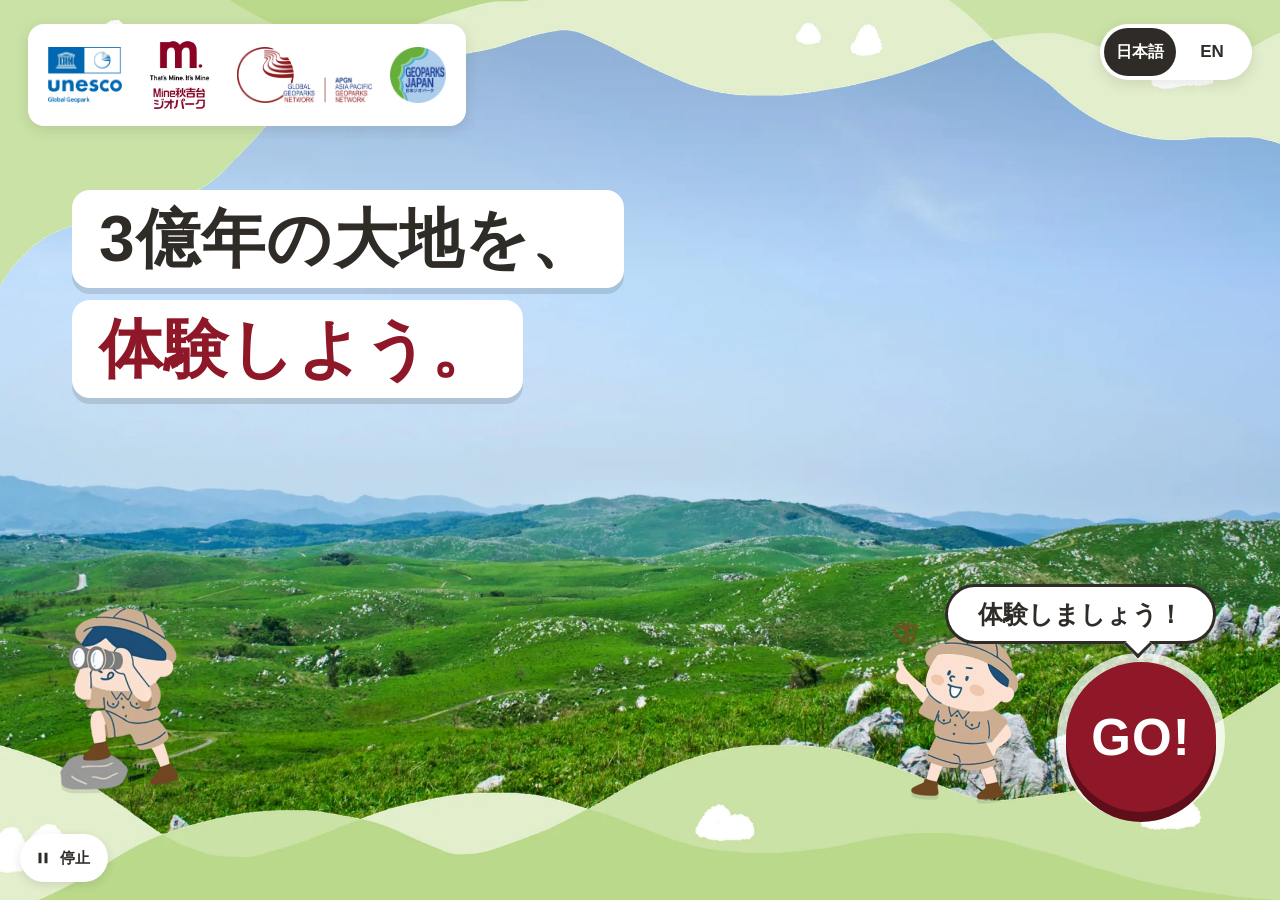
<file: index.html>
<!doctype html>
<html lang="ja">
<head>
  <meta charset="utf-8">
  <meta http-equiv="refresh" content="0; url=welcome.html">
  <title>Mine秋吉台ジオパーク</title>
</head>
<body><a href="welcome.html">Mine秋吉台ジオパーク　はじめの画面へ</a></body>
</html>
</file>
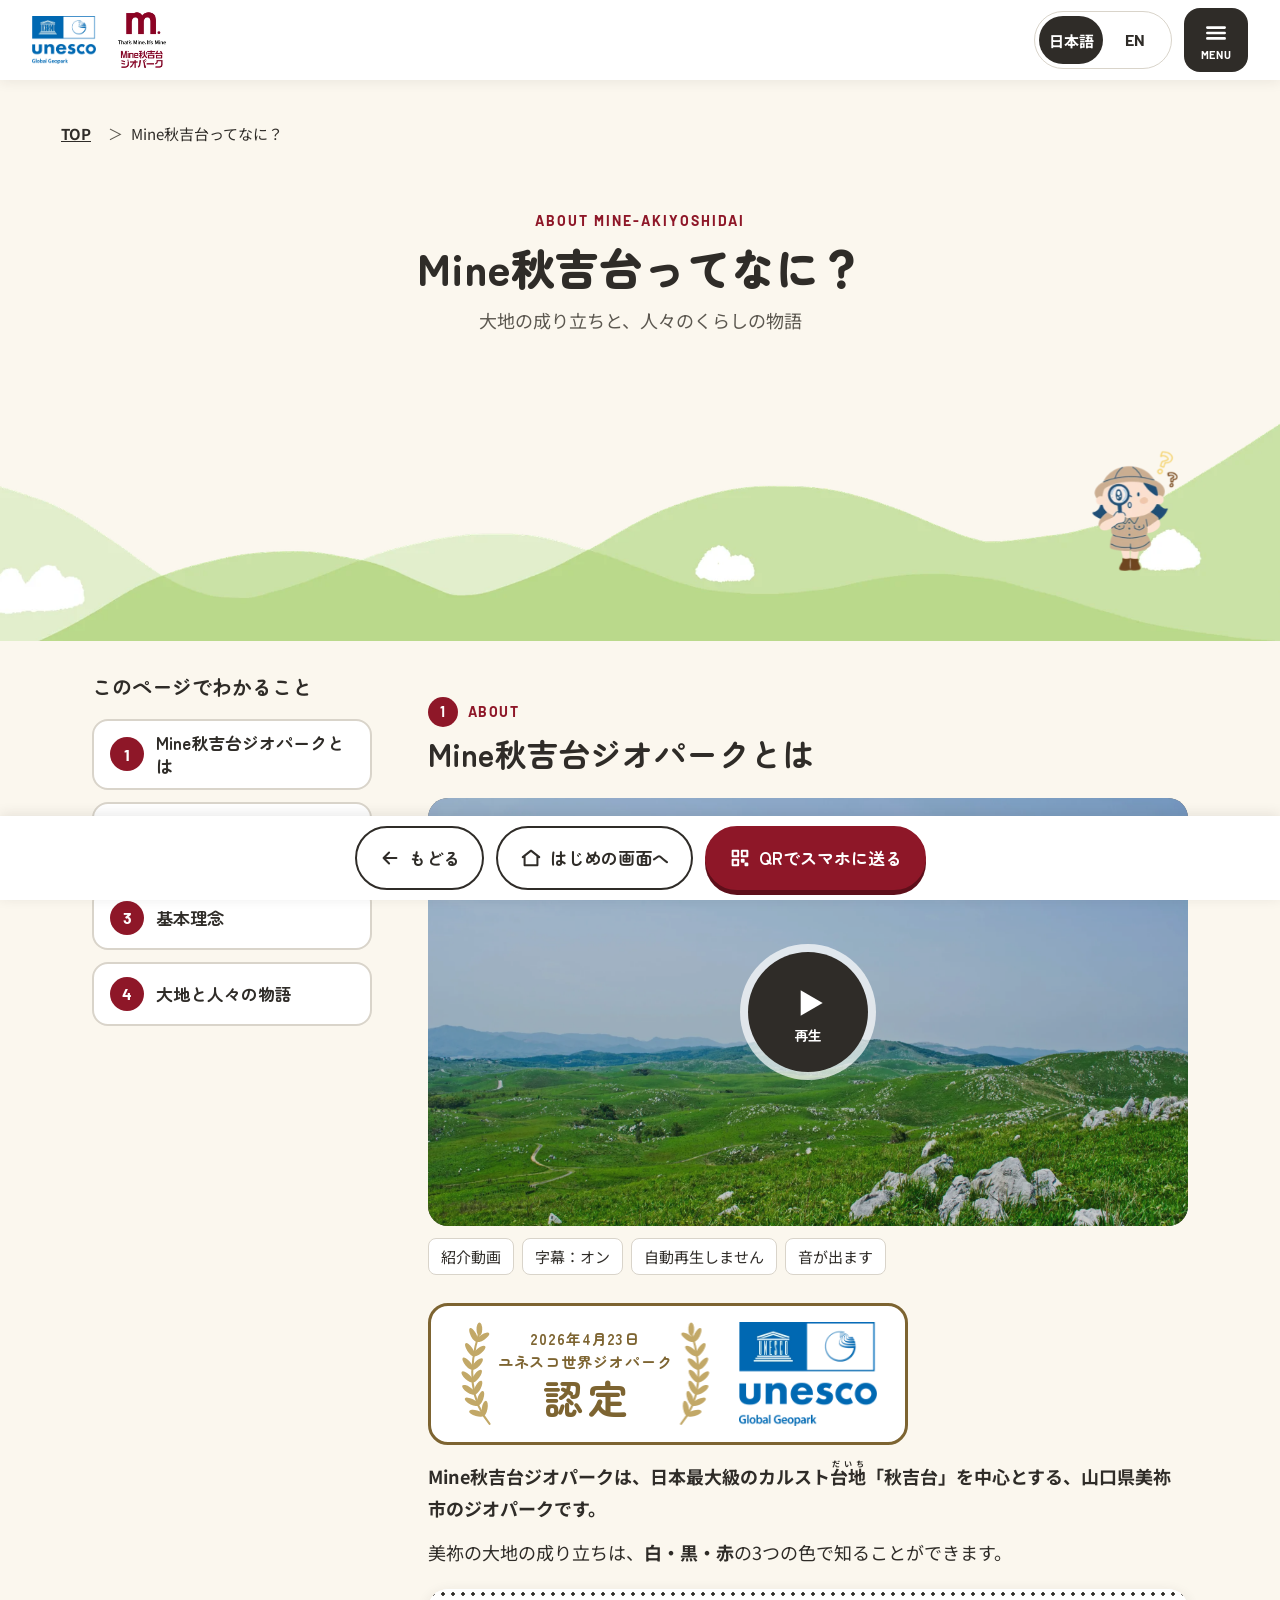
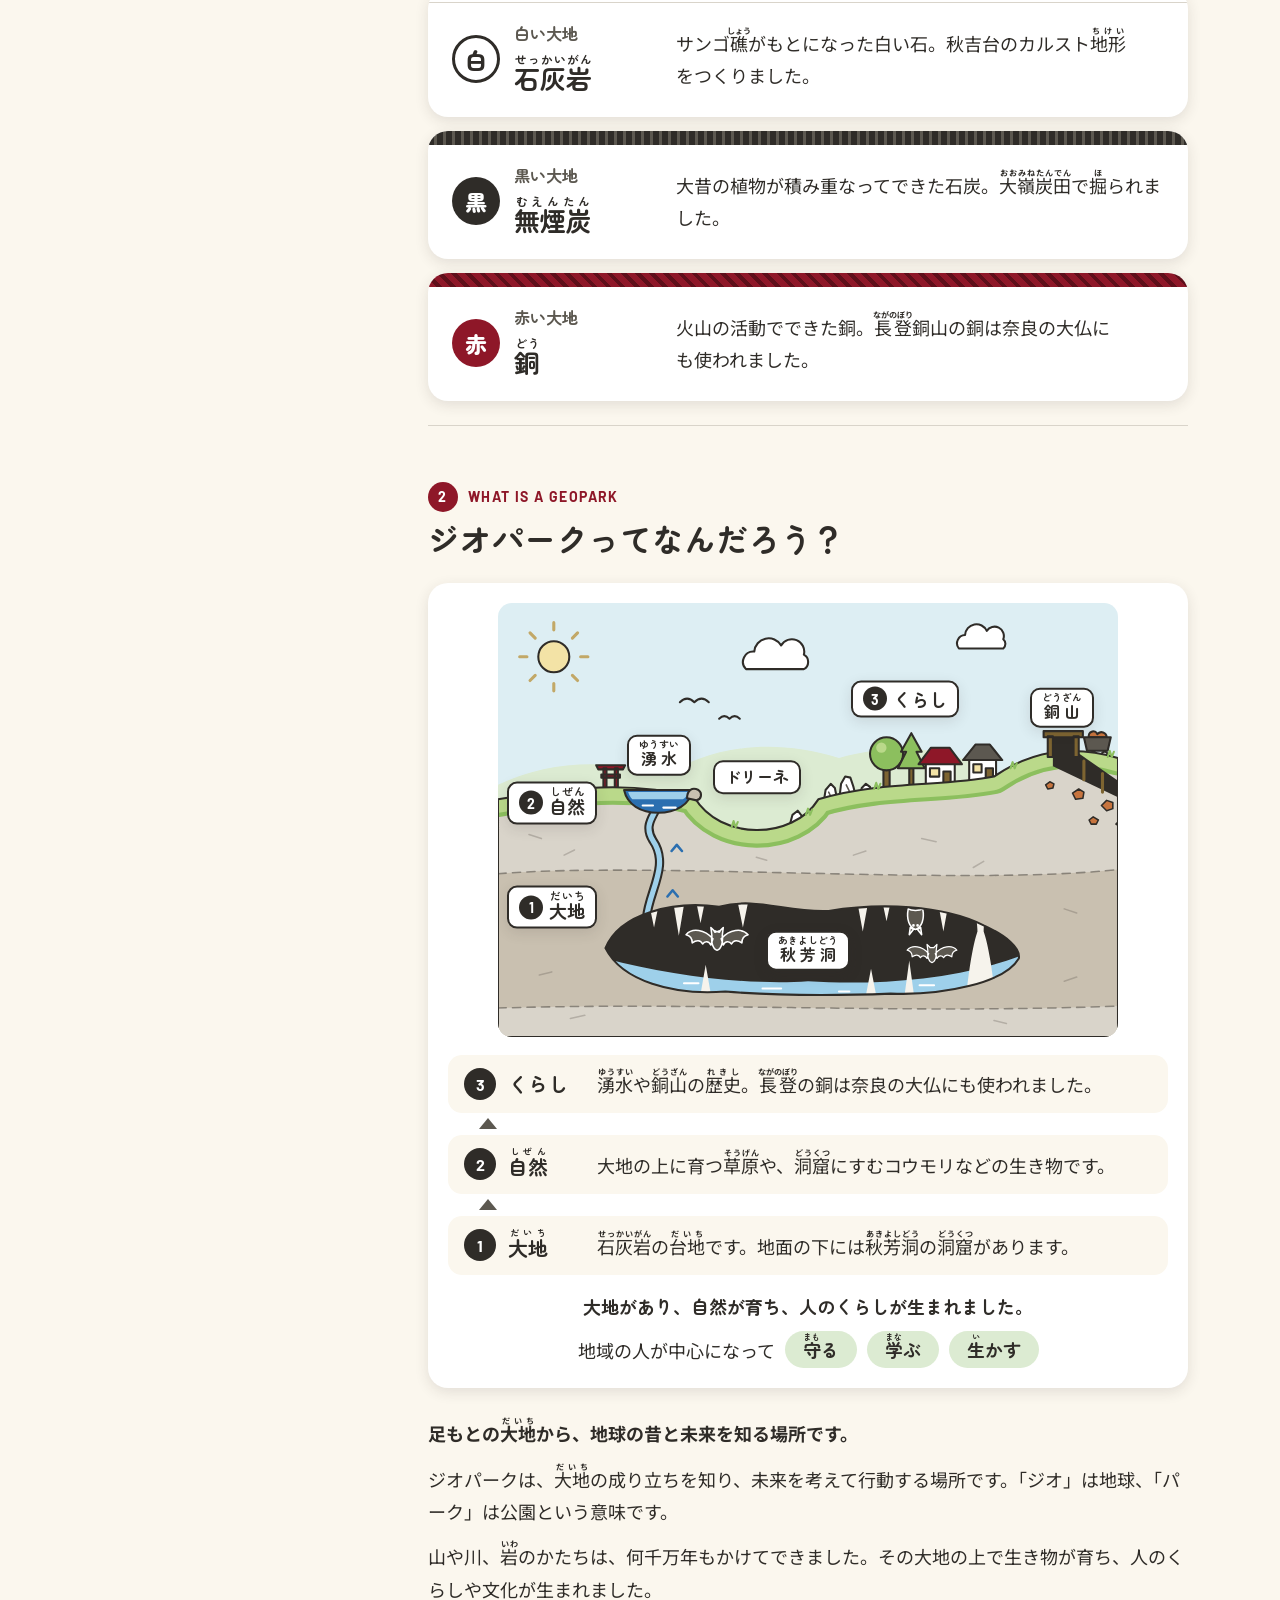
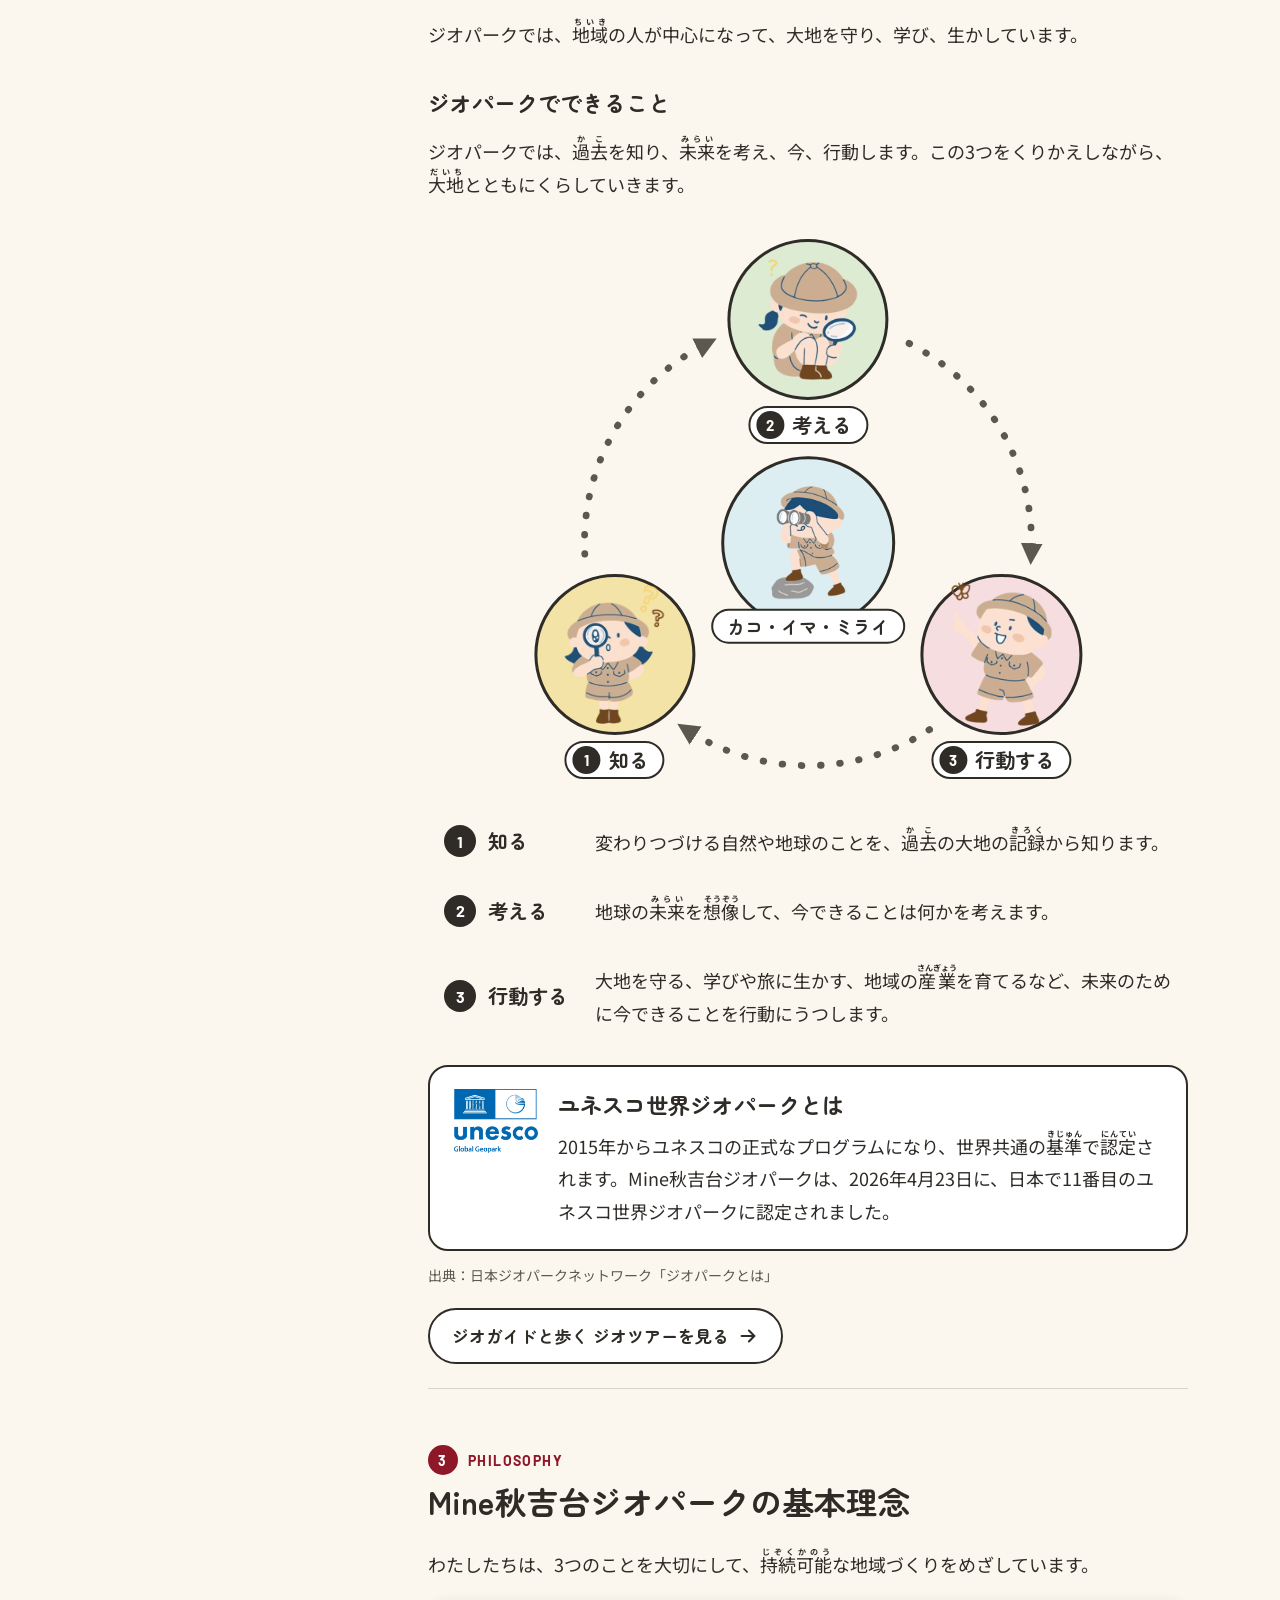
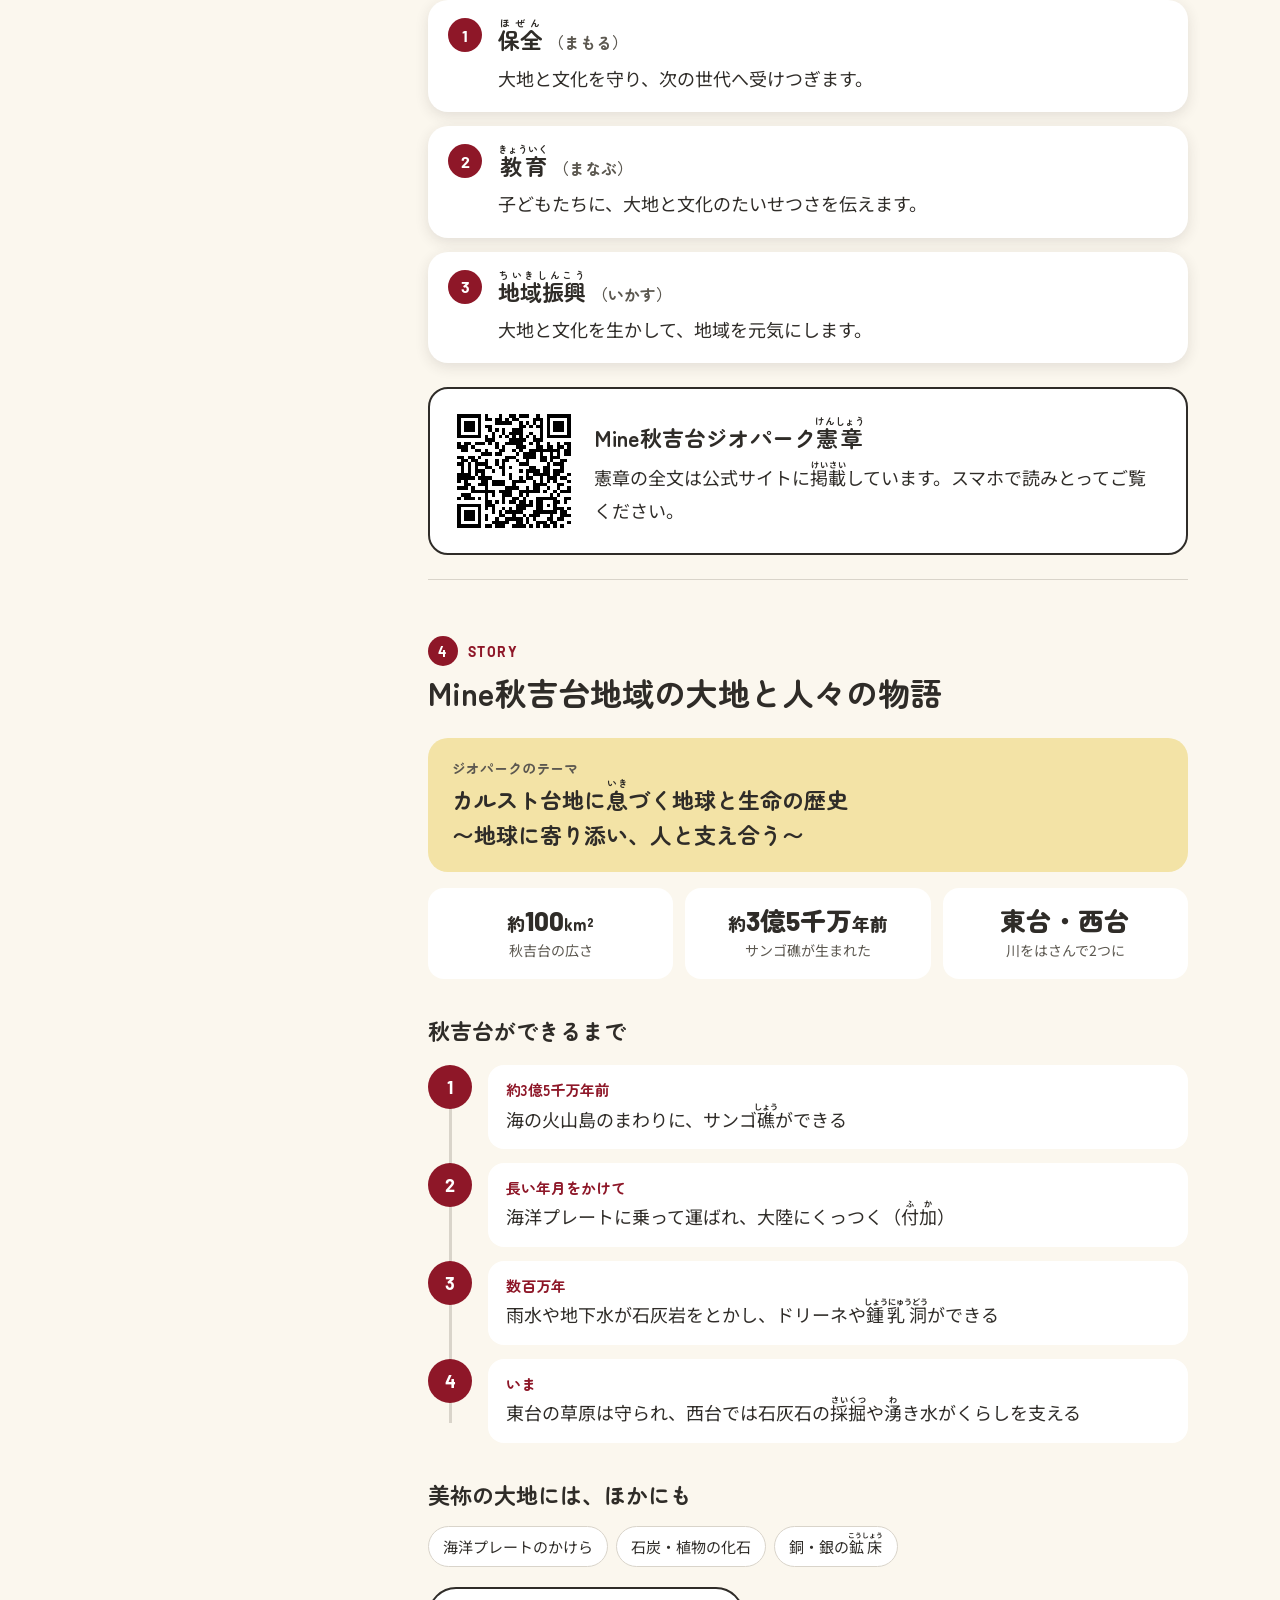
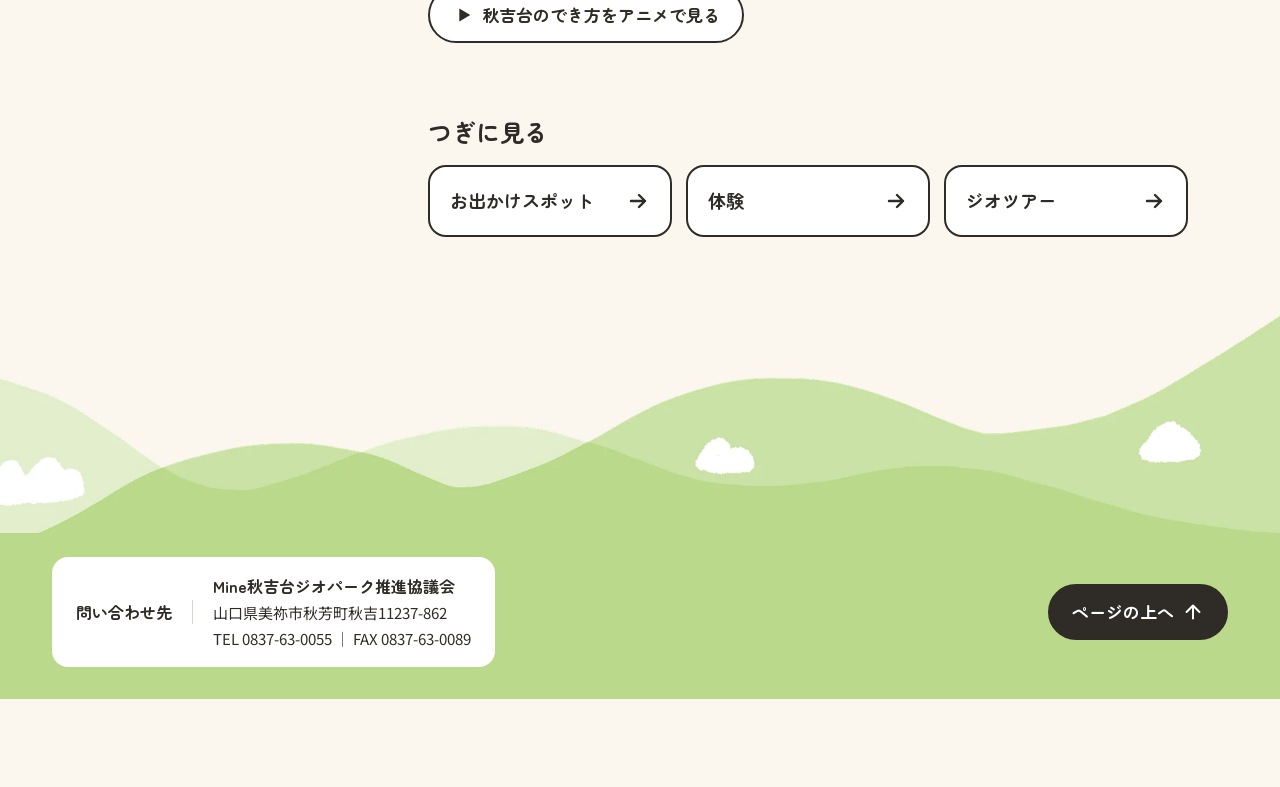
<file: about.html>
<!doctype html>
<html lang="ja">
<head>
  <meta charset="utf-8">
  <meta name="viewport" content="width=device-width, initial-scale=1, viewport-fit=cover">
  <!-- iPad: opened from the Home Screen icon, runs full screen without the Safari URL bar -->
  <meta name="apple-mobile-web-app-capable" content="yes">
  <meta name="apple-mobile-web-app-status-bar-style" content="default">
  <meta name="apple-mobile-web-app-title" content="Mine秋吉台">
  <link rel="manifest" href="manifest.webmanifest"> <!-- scope ./ = every page stays inside the full-screen app -->
  <title>Mine秋吉台ジオパーク｜Mine秋吉台ってなに？</title>
  <link rel="preconnect" href="https://fonts.googleapis.com">
  <link rel="preconnect" href="https://fonts.gstatic.com" crossorigin>
  <link rel="stylesheet" href="https://fonts.googleapis.com/css2?family=Barlow:wght@600;700;800&family=Noto+Sans+JP:wght@400;700&family=Zen+Maru+Gothic:wght@500;700;900&display=swap">
<style>
/* Page ⑤ – About「Mine秋吉台ってなに？」. One self-contained file: tokens (copy of src/css/tokens.css) + page styles.
   Information sits on flat white/cream surfaces; decoration (hills, 探検隊) on edges only. */
:root {
  --red: #8E1728; --red-deep: #5E0F1A;
  --ink: #2F2C28; --ink-soft: #5C5850;
  --paper: #FFFFFF; --cream: #F6F3EC; --cream-warm: #FBF7EE;
  --grass: #BAD98A; --leaf: #E7F0E1; --leaf-menu: #DCEBD2;
  --grass-deep: #8CBF5E; --sky: #DDEEF3; --water: #2B6FB0; --water-light: #9ED0EA; --stone: #C9C0B0; --copper: #C7743E;
  --line: #D9D4CA; --focus: #FFD84D;
  --tag: #F3E3A6; --pink: #F6DDE0;
  --gold: #7D6431; --gold-leaf: #C2A867;
  --f-display: 'Zen Maru Gothic', 'Hiragino Maru Gothic ProN', 'Noto Sans JP', sans-serif;
  --f-body: 'Noto Sans JP', 'Hiragino Sans', sans-serif;
  --f-latin: 'Barlow', 'Helvetica Neue', Arial, sans-serif;
  --fs-body: 18px; --lh-body: 1.8;
  --tap: 48px;
  --r-card: 20px;
  --shadow-soft: 0 4px 14px rgba(47, 44, 40, .12);
  --hdr: 80px;
  --pad: 32px;
  color-scheme: light;
}

*, *::before, *::after { box-sizing: border-box; }
@media (prefers-reduced-motion: no-preference) {
  html, .track { scroll-behavior: smooth; }
}
body {
  margin: 0; background: var(--cream-warm); color: var(--ink);
  font: var(--fs-body)/var(--lh-body) var(--f-body);
  -webkit-tap-highlight-color: transparent;
}
img { max-width: 100%; display: block; }
h1, h2, h3, p, ul { margin: 0; }
ul { padding: 0; list-style: none; }
a { color: inherit; }
button { font: inherit; color: inherit; }
:focus-visible { outline: 4px solid var(--focus); outline-offset: 3px; }
rt { font-size: .45em; font-weight: 700; }
.wrap { max-width: 1240px; margin: 0 auto; padding: 64px var(--pad); }

/* ---------- header ---------- */
.top {
  position: sticky; top: 0; z-index: 10; height: var(--hdr);
  display: flex; align-items: center; justify-content: space-between; gap: 12px;
  padding: 0 max(var(--pad), env(safe-area-inset-right, 0px)) 0 max(var(--pad), env(safe-area-inset-left, 0px));
  background: var(--paper); box-shadow: 0 2px 12px rgba(47, 44, 40, .08);
}
.brand { display: flex; align-items: center; gap: 14px; }
.brand img { height: 48px; width: auto; }
.brand .logo-sq { height: 64px; } /* square logo: taller so its text stays readable */
.tools { display: flex; align-items: center; gap: 12px; }
.lang { display: flex; padding: 4px; background: var(--paper); border: 1px solid var(--line); border-radius: 999px; }
.lang button {
  min-width: 64px; height: var(--tap); border: 0; border-radius: 999px;
  background: transparent; cursor: pointer; font-weight: 700; font-size: 15px; white-space: nowrap;
}
.lang button[aria-pressed="true"] { background: var(--ink); color: var(--paper); }
.lang button[lang="en"] { font-family: var(--f-latin); font-size: 16px; }
.pill {
  display: inline-flex; align-items: center; gap: 8px; min-height: 56px; padding: 0 22px;
  border: 2px solid var(--ink); border-radius: 999px; background: var(--paper);
  font: 700 17px/1.2 var(--f-display); text-decoration: none; cursor: pointer; white-space: nowrap;
}
.pill svg { width: 22px; height: 22px; flex: none; fill: none; stroke: currentColor; stroke-width: 2.2; stroke-linecap: round; stroke-linejoin: round; }

/* ---------- section heads ---------- */
.kicker { display: block; font: 700 14px var(--f-latin); letter-spacing: .1em; color: var(--red); }
.head { display: flex; flex-direction: column; gap: 6px; margin-bottom: 28px; }
.head h2 { font: 700 32px/1.3 var(--f-display); }

.hills { position: absolute; left: 50%; bottom: 0; transform: translateX(-50%); width: max(130%, 1100px); max-width: none; pointer-events: none; }
/* ---------- footer ---------- */
.foot { position: relative; overflow-x: clip; background: var(--grass); margin-top: max(22.5vw, 190px); } /* = hills height, so they never cover content */
.foot .hills { bottom: 100%; }
.foot .wrap { display: flex; align-items: center; justify-content: space-between; gap: 20px; flex-wrap: wrap; padding-top: 24px; padding-bottom: calc(32px + env(safe-area-inset-bottom, 0px)); }
.contact { display: flex; align-items: center; gap: 20px; background: var(--paper); border-radius: 16px; padding: 16px 24px; font-size: 15px; line-height: 1.7; }
.contact > b { flex: none; padding-right: 20px; border-right: 1px solid var(--line); font: 700 16px var(--f-display); }
.contact p b { font-family: var(--f-display); font-size: 16px; }
.pill--dark { background: var(--ink); color: var(--paper); border-color: var(--ink); }

/* ---------- About ---------- */
body { padding-bottom: calc(88px + env(safe-area-inset-bottom, 0px)); } /* room for the fixed bottom bar */
html { scroll-padding: var(--hdr) 0 96px; } /* focused items never hide under the header or the bar */
.crumb { max-width: 1240px; margin: 0 auto; padding: 14px var(--pad) 0; font-size: 15px; }
.crumb ol { display: flex; flex-wrap: wrap; align-items: center; gap: 8px; padding: 0; list-style: none; }
.crumb li + li::before { content: "＞"; content: "＞" / ""; margin-right: 8px; color: var(--ink-soft); } /* not read aloud */
.crumb a { display: inline-flex; align-items: center; justify-content: center; min-height: var(--tap); min-width: var(--tap); padding: 0 8px; font-weight: 700; }

.hero { position: relative; overflow: hidden; padding: 40px var(--pad) calc(max(22.5vw, 190px) + 16px); text-align: center; background: var(--cream-warm); }
.hero .kicker { letter-spacing: .14em; }
.hero h1 { font: 900 44px/1.3 var(--f-display); margin: 10px 0 8px; }
.hero p { font-size: 18px; color: var(--ink-soft); }
.hero .chara { position: absolute; z-index: 1; right: max(32px, 8%); bottom: 70px; height: 120px; width: auto; } /* stands on the hills */

.page { max-width: 1240px; margin: 0 auto; padding: 0 var(--pad); }
.toc { padding: 32px 0 8px; }
.toc h2 { font: 700 20px/1.4 var(--f-display); margin-bottom: 14px; }
.toc ol { display: grid; grid-template-columns: repeat(2, minmax(0, 1fr)); gap: 12px; padding: 0; list-style: none; }
.toc a {
  display: flex; align-items: center; gap: 12px; min-height: 64px; padding: 10px 16px; height: 100%;
  background: var(--paper); border: 2px solid var(--line); border-radius: 16px; text-decoration: none; font: 700 17px/1.4 var(--f-display);
}
.num { flex: none; width: 34px; height: 34px; border-radius: 50%; display: grid; place-items: center; background: var(--red); color: var(--paper); font: 700 16px var(--f-latin); }
.part { padding: 56px 0 24px; border-bottom: 1px solid var(--line); }
.part:last-of-type { border-bottom: 0; }
.part .head { margin-bottom: 24px; }
.part .head .kicker { display: flex; align-items: center; gap: 10px; }
.part .head .num { width: 30px; height: 30px; font-size: 14px; }
.part h3 { font: 700 22px/1.45 var(--f-display); margin: 36px 0 16px; }
.part p + p { margin-top: 12px; }
.totoc { display: flex; justify-content: flex-end; align-items: center; min-height: var(--tap); margin-top: 24px; font: 700 15px var(--f-display); }

/* video: poster + big play button; the YouTube player loads only after a tap */
.frame { position: relative; aspect-ratio: 16 / 9; border-radius: var(--r-card); overflow: hidden; background: var(--ink); }
.frame img, .frame iframe { width: 100%; height: 100%; object-fit: cover; border: 0; display: block; }
.frame img { opacity: .75; }
.play {
  position: absolute; inset: 0; margin: auto; width: 120px; height: 120px; border: 0; border-radius: 50%;
  display: flex; flex-direction: column; align-items: center; justify-content: center; gap: 2px;
  background: var(--ink); color: var(--paper); cursor: pointer; box-shadow: 0 0 0 8px rgba(255, 255, 255, .7); /* not red: one red button per screen */
  font: 700 14px/1.2 var(--f-display);
}
.play svg { width: 44px; height: 44px; fill: currentColor; }
.vtags { display: flex; flex-wrap: wrap; gap: 8px; margin-top: 12px; padding: 0; list-style: none; }
.vtags li { padding: 4px 12px; border: 1px solid var(--line); border-radius: 8px; background: var(--paper); font-size: 15px; }

/* 認定 badge: gold laurel branches around the date and 認定 */
.laurel { display: inline-flex; align-items: center; gap: 4px; color: var(--gold); text-align: center; }
.laurel small { display: block; font: 700 15px/1.5 var(--f-display); letter-spacing: .06em; }
.laurel b { display: block; margin-top: 2px; font: 700 40px/1.1 var(--f-display); letter-spacing: .12em; padding-left: .12em; }
.laurel .leaf { flex: none; width: calc(var(--cert-h) * 34 / 102); height: var(--cert-h); fill: var(--gold-leaf); color: var(--gold-leaf); }
.laurel .leaf--r { transform: scaleX(-1); }
.cert { --cert-h: 104px; display: flex; flex-wrap: wrap; justify-content: center; align-items: center; gap: 12px 28px; width: fit-content; max-width: 100%; margin: 28px 0 14px; padding: 16px 28px; background: var(--paper); border: 3px solid var(--gold); border-radius: var(--r-card); box-shadow: var(--shadow-sticker); }
.cert-logo { width: auto; height: var(--cert-h); } /* same height as the laurel */
@media (max-width: 600px) { .laurel b { font-size: 32px; } .laurel small { font-size: 14px; } .cert { --cert-h: 84px; gap: 12px 16px; padding: 14px 16px; } }
.lead-b { font-weight: 700; }
.colors { display: grid; gap: 14px; margin-top: 20px; padding: 0; list-style: none; }
.colors li { background: var(--paper); border-radius: var(--r-card); overflow: hidden; box-shadow: var(--shadow-soft); }
.colors .band { display: block; height: 14px; } /* own pattern per colour: never colour alone */
.c-white .band { background: radial-gradient(var(--ink) 1.5px, transparent 2px) 0 0 / 10px 10px, var(--paper); border-bottom: 1px solid var(--line); }
.c-black .band { background: repeating-linear-gradient(90deg, var(--ink) 0 6px, var(--ink-soft) 6px 9px); }
.c-red .band { background: repeating-linear-gradient(45deg, var(--red) 0 6px, var(--red-deep) 6px 10px); }
.colors div { display: grid; grid-template-columns: 200px 1fr; gap: 10px 24px; align-items: center; padding: 18px 24px 20px; } /* name left, text right */
.colors h3 { display: flex; align-items: center; gap: 14px; margin: 0; font: 700 16px/1.5 var(--f-display); color: var(--ink-soft); }
.colors h3 i { flex: none; width: 48px; height: 48px; border-radius: 50%; display: grid; place-items: center; font: 900 22px var(--f-display); font-style: normal; }
.c-white h3 i { background: var(--paper); border: 3px solid var(--ink); color: var(--ink); }
.c-black h3 i { background: var(--ink); color: var(--paper); }
.c-red h3 i { background: var(--red); color: var(--paper); }
.colors h3 strong { display: block; margin-top: 8px; font-size: 26px; line-height: 1.5; color: var(--ink); } /* margin: room for the ruby */
.colors p { margin: 0; font-size: 18px; line-height: 1.8; text-wrap: pretty; }
.nw { white-space: nowrap; } /* keep a short verb from breaking alone */

.geo { display: grid; gap: 28px; }
.geo-fig { margin: 0; padding: 20px; background: var(--paper); border-radius: var(--r-card); box-shadow: var(--shadow-soft); }
.fig-art { position: relative; max-width: 620px; margin: 0 auto; }
.fig-art svg { display: block; width: 100%; height: auto; border-radius: 14px; }
/* drawing colours (tokens only); text lives in the HTML stickers and the legend */
.fig-art svg { stroke-linecap: round; stroke-linejoin: round; }
.fig-art [class^="s-"] { fill: none; } /* stroke-only shapes; filled shapes put their f-* class first */
.f-sky { fill: var(--sky); } .f-line { fill: var(--line); } .f-stone { fill: var(--stone); } .f-ink { fill: var(--ink); } .f-soft { fill: var(--ink-soft); }
.f-paper { fill: var(--paper); } .f-cream { fill: var(--cream); } .f-leaf { fill: var(--leaf-menu); } .f-grass { fill: var(--grass); } .f-deep { fill: var(--grass-deep); }
.f-tag { fill: var(--tag); } .f-red { fill: var(--red); } .f-gold { fill: var(--gold); } .f-water { fill: var(--water); } .f-wlight { fill: var(--water-light); }
.f-copper { fill: var(--copper); } .s-ore { stroke: var(--ink); stroke-width: 1.5; }
.s-ink { stroke: var(--ink); stroke-width: 2; } .s-soft { stroke: var(--ink-soft); stroke-width: 1.5; } .s-rim { stroke: var(--paper); stroke-width: 1.5; } .s-eye { stroke: var(--paper); stroke-width: 2.5; }
.s-hatch { stroke: var(--ink-soft); stroke-width: 1.5; opacity: .3; }
.s-strata { stroke: var(--ink-soft); stroke-width: 1.5; stroke-dasharray: 8 6; opacity: .6; }
.s-band { stroke: var(--grass-deep); stroke-width: 34; } .s-grass { stroke: var(--grass); stroke-width: 26; } .s-tuft { stroke: var(--grass-deep); stroke-width: 2; }
.s-chan { stroke: var(--ink); stroke-width: 9; } .s-chan2 { stroke: var(--water-light); stroke-width: 5; } .s-flow { stroke: var(--water); stroke-width: 2.5; }
.s-ripple { stroke: var(--paper); stroke-width: 2; } .s-ray { stroke: var(--gold-leaf); stroke-width: 3; } .s-wood { stroke: var(--gold); stroke-width: 3; }
.lab { position: absolute; display: inline-flex; align-items: center; gap: 6px; padding: 2px 10px; background: var(--paper); border: 2px solid var(--ink); border-radius: 10px; font: 700 16px/1.6 var(--f-display); white-space: nowrap; box-shadow: var(--shadow-soft); }
.lab--n { left: 1.5%; transform: translateY(-50%); font-size: 18px; }
.lab--n b { display: grid; place-items: center; width: 24px; height: 24px; border-radius: 50%; background: var(--ink); color: var(--paper); font: 700 14px var(--f-latin); }
.lab--nat { top: 46%; } .lab--earth { top: 70%; }
.lab--m { transform: translate(-50%, -50%); }
.lab rt { font-size: .6em; }
.fig-key { display: flex; flex-direction: column-reverse; gap: 22px; margin: 18px 0 0; padding: 0; list-style: none; } /* read bottom-up like the drawing */
.fig-key li { position: relative; display: flex; align-items: center; gap: 12px; padding: 12px 16px; background: var(--cream-warm); border-radius: 14px; }
.fig-key li:not(:last-child)::before { content: ""; position: absolute; left: 31px; top: -17px; border: 9px solid transparent; border-top: 0; border-bottom: 11px solid var(--ink-soft); } /* up arrow into the next layer */
.fig-key div { display: grid; grid-template-columns: 4.5em 1fr; gap: 0 8px; align-items: center; }
.k-n { flex: none; display: grid; place-items: center; width: 32px; height: 32px; border-radius: 50%; background: var(--ink); color: var(--paper); font: 700 16px var(--f-latin); }
.fig-key strong { font: 700 20px/1.5 var(--f-display); }
.fig-key p { margin: 0; font-size: 18px; line-height: 1.8; }
.geo-fig figcaption { margin-top: 16px; text-align: center; font: 700 18px/1.7 var(--f-display); }
.fig-do { display: flex; flex-wrap: wrap; justify-content: center; align-items: center; gap: 8px 10px; margin: 10px 0 0; }
.fig-do b { padding: 4px 18px; border-radius: 999px; background: var(--leaf-menu); font: 700 18px/1.6 var(--f-display); }
/* できること: 知る→考える→行動する ring around the hub (探検隊) */
.cyc { position: relative; max-width: 620px; aspect-ratio: 1; margin: 20px auto -6%; } /* trim the empty band under the lower pills */
.cyc svg { position: absolute; inset: 0; width: 100%; height: 100%; }
.cyc path { fill: none; stroke: var(--ink-soft); stroke-width: 1.1; stroke-linecap: round; stroke-dasharray: .1 3; }
.cyc marker path { fill: var(--ink-soft); stroke: none; }
.cyc-hub, .cyc-n { position: absolute; display: flex; flex-direction: column; align-items: center; gap: 6px; }
.cyc-hub { left: 50%; top: 52%; width: 28%; aspect-ratio: 1; transform: translate(-50%, -50%); justify-content: center; border-radius: 50%; background: var(--sky); border: 3px solid var(--ink); }
.cyc-hub img { width: 44%; height: auto; }
.cyc-hub b { position: absolute; left: 50%; bottom: 0; transform: translate(-50%, 50%); padding: 2px 14px; background: var(--paper); border: 2px solid var(--ink); border-radius: 999px; font: 700 18px/1.5 var(--f-display); white-space: nowrap; }
.cyc-n { width: 26%; margin-top: -13%; transform: translateX(-50%); } /* circle centre sits on the ring point */
.cyc-pic { display: grid; place-items: center; width: 100%; aspect-ratio: 1; border-radius: 50%; border: 3px solid var(--ink); }
.cyc-n1 .cyc-pic { background: var(--tag); } .cyc-n2 .cyc-pic { background: var(--leaf-menu); } .cyc-n3 .cyc-pic { background: var(--pink); }
.cyc-pic img { width: 64%; height: auto; }
.cyc-n b { display: inline-flex; align-items: center; gap: 8px; padding: 2px 14px 2px 6px; background: var(--paper); border: 2px solid var(--ink); border-radius: 999px; font: 700 20px/1.5 var(--f-display); white-space: nowrap; }
.cyc-n b .k-n { width: 28px; height: 28px; font-size: 15px; }
.cyc-key { flex-direction: column; gap: 12px; }
.cyc-key li:not(:last-child)::before { display: none; }
.cyc-key div { grid-template-columns: 5.5em 1fr; }
.unesco { display: flex; gap: 20px; align-items: flex-start; margin-top: 24px; padding: 22px 24px; background: var(--paper); border: 2px solid var(--ink); border-radius: var(--r-card); }
.unesco img { width: 84px; height: auto; flex: none; }
.unesco h3 { margin: 0 0 8px; }
.src { margin-top: 12px; font-size: 14px; color: var(--ink-soft); }
.part .pill { margin-top: 20px; }

.pillars { display: grid; gap: 14px; padding: 0; list-style: none; margin-top: 20px; }
.pillars li { display: flex; gap: 16px; align-items: flex-start; padding: 18px 20px; background: var(--paper); border-radius: var(--r-card); box-shadow: var(--shadow-soft); }
.pillars h3 { margin: 0 0 4px; font: 700 22px/1.6 var(--f-display); }
.pillars h3 small { font-size: 16px; color: var(--ink-soft); }
.charter { display: flex; gap: 20px; align-items: center; margin-top: 24px; padding: 22px 24px; background: var(--paper); border: 2px solid var(--ink); border-radius: var(--r-card); }
.charter img { width: 120px; height: 120px; flex: none; }
.charter h3 { margin: 0 0 6px; }

.theme { margin-top: 4px; padding: 20px 24px; background: var(--tag); border-radius: var(--r-card); }
.theme span { display: block; font: 700 14px var(--f-display); color: var(--ink-soft); }
.theme p { font: 700 22px/1.6 var(--f-display); }
.stats { display: grid; grid-template-columns: repeat(3, minmax(0, 1fr)); gap: 12px; margin-top: 16px; padding: 0; list-style: none; }
.stats li { padding: 16px 10px; background: var(--paper); border-radius: 16px; text-align: center; font-size: 14px; color: var(--ink-soft); }
.stats b { display: block; font: 800 26px/1.3 'Barlow', var(--f-display); color: var(--ink); }
.stats b span { font-family: var(--f-display); font-size: 18px; }
.steps { position: relative; display: grid; gap: 14px; padding: 0; list-style: none; }
.steps::before { content: ""; position: absolute; left: 21px; top: 20px; bottom: 20px; width: 3px; background: var(--line); }
.steps li { position: relative; display: flex; gap: 16px; align-items: flex-start; }
.steps .num { width: 44px; height: 44px; font-size: 18px; }
.steps div { flex: 1; padding: 14px 18px; background: var(--paper); border-radius: 16px; }
.steps em { display: block; font: 700 15px/1.5 var(--f-display); font-style: normal; color: var(--red); }
.others { display: flex; flex-wrap: wrap; gap: 8px; margin-top: 8px; padding: 0; list-style: none; }
.others li { padding: 6px 14px; background: var(--paper); border: 1px solid var(--line); border-radius: 999px; font-size: 15px; }
.watch { margin-top: 24px; }
.watch svg { fill: currentColor; stroke: none; }

.next { padding: 48px 0 8px; }
.next h2 { font: 700 24px/1.4 var(--f-display); margin-bottom: 16px; }
.next ul { display: grid; grid-template-columns: repeat(3, minmax(0, 1fr)); gap: 14px; padding: 0; list-style: none; }
.next svg { width: 24px; height: 24px; flex: none; fill: none; stroke: currentColor; stroke-width: 2.4; stroke-linecap: round; stroke-linejoin: round; }
.next a { display: flex; align-items: center; justify-content: space-between; gap: 10px; min-height: 72px; padding: 0 20px; background: var(--paper); border: 2px solid var(--ink); border-radius: 18px; text-decoration: none; font: 700 18px/1.4 var(--f-display); }

/* bottom bar (U4): もどる / はじめの画面へ / QR – 64px targets */
.bar {
  position: fixed; left: 0; right: 0; bottom: 0; z-index: 9; display: flex; justify-content: center; gap: 12px;
  padding: 10px var(--pad) calc(10px + env(safe-area-inset-bottom, 0px));
  background: var(--paper); box-shadow: 0 -2px 12px rgba(47, 44, 40, .1);
}
.bar .pill { min-height: 64px; }
.primary { background: var(--red); color: var(--paper); border-color: var(--red); box-shadow: 0 5px 0 var(--red-deep); }

/* dialogs: anime video, QR */
.vdlg { width: min(900px, calc(100% - 32px)); border-radius: 24px; }
.qdlg { width: min(440px, calc(100% - 32px)); border-radius: 24px; text-align: center; }
.dlg-in { padding: 20px 24px 24px; display: flex; flex-direction: column; gap: 16px; }
.dlg-top { display: flex; align-items: flex-start; justify-content: space-between; gap: 16px; text-align: left; }
.dlg-top h2 { font: 700 22px/1.45 var(--f-display); }
.dlg-top small { display: block; font: 400 15px var(--f-body); color: var(--ink-soft); }
.vdlg .pill { align-self: center; }
.qdlg img { width: 220px; height: 220px; margin: 0 auto; }

@media (min-width: 1024px) {
  .page { display: grid; grid-template-columns: 280px minmax(0, 760px); justify-content: center; gap: 56px; }
  .toc { position: sticky; top: calc(var(--hdr) + 24px); align-self: start; }
  .toc ol { grid-template-columns: 1fr; }
  .totoc { display: none; }
}
@media (max-width: 600px) {
  .hero h1 { font-size: 32px; }
  .hero .chara { height: 84px; bottom: 44px; }
  .toc ol, .can, .colors, .next ul, .colors div { grid-template-columns: 1fr; }
  .stats { grid-template-columns: 1fr; }
  .geo-fig { padding: 14px; }
  .lab--m { display: none; } /* the legend below says the same */
  .lab--n { font-size: 16px; padding: 0 6px; }
  .lab--n b { width: 20px; height: 20px; font-size: 12px; }
  .cyc-hub { top: 50%; width: 22%; }
  .cyc-hub b { padding: 0 10px; font-size: 14px; } /* fits between the two lower circles */
  .cyc-n { width: 24%; margin-top: -12%; }
  .cyc-n b { font-size: 16px; padding: 1px 10px 1px 4px; gap: 4px; }
  .cyc-n b .k-n { width: 22px; height: 22px; font-size: 12px; }
  .lab--n rt { display: none; } /* the legend right below carries the ruby */
  .lab--nat { left: 33%; top: 34%; } .lab--earth { left: auto; right: 1.5%; top: 58%; } /* keep the spring channel, pond and cave visible */
  .fig-key li { align-items: flex-start; }
  .fig-key div { display: block; }
  .unesco, .charter { flex-direction: column; }
  .bar { gap: 6px; }
  .bar .pill { min-height: 56px; padding: 0 12px; font-size: 14px; }
  .bar .pill svg { display: none; } /* phone: text only, still ≥48px */
  .play { width: 96px; height: 96px; }
  :root { --pad: 16px; --hdr: 64px; }
  .brand img { height: 34px; }
  .brand .logo-sq { height: 52px; }
  .brand img:first-child { display: none; }
  .lang button { min-width: 48px; padding: 0 8px; font-size: 14px; }
  .contact { flex-direction: column; align-items: flex-start; gap: 8px; }
  .contact > b { border: 0; padding: 0; }
}
/* ---------- kiosk idle reset (identical block in every page except Welcome) ---------- */
.idle { width: min(460px, calc(100% - 32px)); border-radius: 24px; text-align: center; }
.idle-in { padding: 28px 24px 32px; display: flex; flex-direction: column; align-items: center; gap: 16px; }
.idle h2 { font: 700 22px/1.45 var(--f-display); }
.idle b { font: 800 28px/1 var(--f-latin); }
.idle .primary { min-height: 64px; background: var(--red); color: var(--paper); border-color: var(--red); box-shadow: 0 5px 0 var(--red-deep); }
img, a { -webkit-touch-callout: none; } /* kiosk: no long-press 「画像を保存」/link menu */
/* ---------- press feedback (identical block in every page except Welcome): buttons and cards dip while pressed ---------- */
:is(.pill, .arrow, .menu-btn, .x, .lang button, .play, .totoc, .more, .themes a, .tile, .spot, .ecard, .pcard, .rel a, .next a, .toc a) { -webkit-tap-highlight-color: transparent; }
@media (prefers-reduced-motion: no-preference) {
  :is(.pill, .arrow, .menu-btn, .x, .lang button, .play, .totoc, .themes a, .tile, .spot, .ecard, .pcard, .rel a, .next a, .toc a) { transition: transform .12s ease, box-shadow .12s ease; }
}
:is(.pill, .arrow, .menu-btn, .x, .lang button, .play, .totoc):not(:disabled):active { transform: scale(.95); }
:is(.themes a, .tile, .spot, .ecard, .pcard, .rel a, .next a, .toc a):active { transform: scale(.97); } /* .spot/.pcard: the clipped card shrinks as a whole */
.pill.primary:not(:disabled):active { transform: translateY(4px); box-shadow: 0 1px 0 var(--red-deep); } /* red button sinks into its shadow */
/* ---------- popup menu (identical block in every page except Welcome) ---------- */
.menu-btn {
  flex: none; width: 64px; height: 64px; border: 0; border-radius: 16px; background: var(--ink); color: var(--paper);
  display: flex; flex-direction: column; align-items: center; justify-content: center; gap: 3px; cursor: pointer;
  font: 700 11px/1 var(--f-latin); letter-spacing: .06em;
}
.menu-btn svg, .x svg, .arr svg { width: 26px; height: 26px; fill: none; stroke: currentColor; stroke-width: 2.4; stroke-linecap: round; stroke-linejoin: round; }
dialog { padding: 0; border: 0; color: var(--ink); background: var(--paper); }
dialog::backdrop { background: rgba(47, 44, 40, .45); }
.menu {
  width: min(560px, calc(100% - 32px)); max-height: calc(100% - 16px); margin: 8px 16px auto auto;
  border-radius: 24px; box-shadow: 0 16px 40px rgba(47, 44, 40, .25);
}
.menu-in { padding: 24px; display: flex; flex-direction: column; gap: 20px; }
.menu-top { display: flex; align-items: center; justify-content: space-between; gap: 12px; }
.x {
  flex: none; width: 72px; height: 72px; border: 0; border-radius: 18px; background: var(--ink); color: var(--paper);
  display: flex; flex-direction: column; align-items: center; justify-content: center; gap: 4px; cursor: pointer;
  font: 700 13px/1 var(--f-display);
}
.themes { background: var(--leaf-menu); border-radius: 22px; padding: 16px 16px 18px; }
.themes-head { display: flex; align-items: center; justify-content: space-between; margin-bottom: 12px; }
.themes-head h2 { font: 700 19px/1.4 var(--f-display); }
.themes-head img { height: 52px; width: auto; }
.themes ul { display: grid; grid-template-columns: repeat(2, minmax(0, 1fr)); gap: 10px; }
.themes a {
  min-height: 112px; height: 100%; padding: 12px 14px; border-radius: 16px; background: var(--paper);
  display: flex; flex-direction: column; gap: 4px; text-decoration: none;
}
.ti { display: flex; align-items: center; justify-content: space-between; margin-bottom: 2px; }
.ti img { height: 44px; width: auto; }
.arr { width: 36px; height: 36px; border-radius: 50%; border: 2px solid var(--ink); display: grid; place-items: center; }
.arr svg { width: 18px; height: 18px; }
.themes b { font: 700 18px/1.4 var(--f-display); }
.themes small { font-size: 14px; color: var(--ink-soft); }
.settings { background: var(--cream); border-radius: 20px; padding: 14px 18px; display: flex; flex-direction: column; gap: 10px; }
.settings h2 { font: 700 16px/1.4 var(--f-display); }
.set { display: flex; align-items: center; justify-content: space-between; gap: 12px; font: 700 16px/1.4 var(--f-display); }
.set .lang button { min-width: 72px; font-size: 16px; }
.set [data-fs="l"] { font-size: 20px; }
.menu-qr { display: flex; align-items: center; gap: 16px; border-top: 1px solid var(--line); padding-top: 18px; }
.menu-qr img { width: 96px; height: 96px; flex: none; }
.menu-qr b { display: block; font: 700 17px/1.4 var(--f-display); }
.menu-qr small { font-size: 14px; color: var(--ink-soft); }
/* 文字の大きさ「大」: body 18 → ~22px, headings scale with it */
@media (min-width: 768px) { html[data-fs="l"] body { zoom: 1.2; } }
@media (max-width: 767px) { .set-fs { display: none; } } /* 大 needs room; phones pinch-zoom instead */ /* ponytail: zoom narrows the layout, so tablets/PC only; move sizes to rem if phones need 大 */
@media (max-width: 600px) {
  .menu { width: calc(100% - 16px); margin: 8px auto auto; }
  .top .menu-btn { width: 56px; height: 52px; }
  .menu-in { padding: 16px; gap: 16px; }
  .themes { padding: 12px; }
  .themes ul { gap: 8px; }
  .themes a { padding: 10px; }
  .themes b { font-size: 16px; }
  .ti img { height: 36px; }
}
</style>
</head>
<body id="top">

<header class="top">
  <div class="brand">
    <img src="assets/img/logo-unesco.webp" alt="UNESCO Global Geopark">
    <img class="logo-sq" src="assets/img/logo-color.webp" alt="Mine秋吉台ジオパーク">
  </div>
  <div class="tools">
    <div class="lang" role="group" aria-label="言語 / Language">
      <button type="button" data-lang="ja" aria-pressed="true" lang="ja">日本語</button>
      <button type="button" data-lang="en" aria-pressed="false" lang="en">EN</button>
    </div>
    <button class="menu-btn" type="button" id="menu-open" aria-haspopup="dialog">
      <svg viewBox="0 0 24 24" aria-hidden="true"><path d="M4 7h16M4 12h16M4 17h16"/></svg>MENU
    </button>
  </div>
</header>


<nav class="crumb" aria-label="現在地">
  <ol><li><a href="explore.html">TOP</a></li><li aria-current="page">Mine秋吉台ってなに？</li></ol>
</nav>

<main>
  <section class="hero" aria-labelledby="about-h">
    <span class="kicker">ABOUT MINE-AKIYOSHIDAI</span>
    <h1 id="about-h">Mine秋吉台ってなに？</h1>
    <p>大地の成り立ちと、人々のくらしの物語</p>
    <img class="chara" src="assets/img/chara-loupe.webp" alt="">
    <img class="hills" src="assets/img/hills-bottom.webp" alt="">
  </section>

  <div class="page">
    <nav class="toc" id="toc" aria-labelledby="toc-h">
      <h2 id="toc-h">このページでわかること</h2>
      <ol>
        <li><a href="#s1"><span class="num">1</span>Mine秋吉台ジオパークとは</a></li>
        <li><a href="#s2"><span class="num">2</span>ジオパークってなんだろう？</a></li>
        <li><a href="#s3"><span class="num">3</span>基本理念</a></li>
        <li><a href="#s4"><span class="num">4</span>大地と人々の物語</a></li>
      </ol>
    </nav>

    <div>
      <!-- 1 -->
      <section class="part" id="s1" aria-labelledby="s1-h">
        <div class="head"><span class="kicker"><span class="num">1</span>ABOUT</span><h2 id="s1-h">Mine秋吉台ジオパークとは</h2></div>
        <div class="frame" data-yt="DwgzzKt5dYA" data-title="Mine秋吉台ジオパーク 紹介動画">
          <img src="assets/img/p1-akiyoshidai.webp" alt="">
          <button class="play" type="button"><svg viewBox="0 0 24 24" aria-hidden="true"><path d="M8 5l12 7-12 7z"/></svg>再生</button>
        </div>
        <ul class="vtags"><li>紹介動画</li><li>字幕：オン</li><li>自動再生しません</li><li>音が出ます</li></ul>

        <div class="cert"><p class="laurel"><svg class="leaf" viewBox="0 -6 34 102" aria-hidden="true"><path d="M30 94Q2 60 20 4" fill="none" stroke="currentColor" stroke-width="2" stroke-linecap="round"/><ellipse cx="17.2" cy="83.5" rx="7.5" ry="2.8" transform="rotate(-164 17.2 83.5)"/><ellipse cx="25.2" cy="78.6" rx="7.5" ry="2.8" transform="rotate(-80 25.2 78.6)"/><ellipse cx="12.5" cy="72.3" rx="7.5" ry="2.8" transform="rotate(-154 12.5 72.3)"/><ellipse cx="21.1" cy="68.8" rx="7.5" ry="2.8" transform="rotate(-70 21.1 68.8)"/><ellipse cx="9.5" cy="60.5" rx="7.5" ry="2.8" transform="rotate(-146 9.5 60.5)"/><ellipse cx="18.6" cy="58.3" rx="7.5" ry="2.8" transform="rotate(-62 18.6 58.3)"/><ellipse cx="8.2" cy="47.9" rx="7.5" ry="2.8" transform="rotate(-137 8.2 47.9)"/><ellipse cx="17.5" cy="47.1" rx="7.5" ry="2.8" transform="rotate(-53 17.5 47.1)"/><ellipse cx="8.6" cy="34.8" rx="7.5" ry="2.8" transform="rotate(-130 8.6 34.8)"/><ellipse cx="17.9" cy="35.2" rx="7.5" ry="2.8" transform="rotate(-46 17.9 35.2)"/><ellipse cx="10.6" cy="21.0" rx="7.5" ry="2.8" transform="rotate(-123 10.6 21.0)"/><ellipse cx="19.9" cy="22.5" rx="7.5" ry="2.8" transform="rotate(-39 19.9 22.5)"/><ellipse cx="14.2" cy="6.6" rx="7.5" ry="2.8" transform="rotate(-117 14.2 6.6)"/><ellipse cx="23.3" cy="9.0" rx="7.5" ry="2.8" transform="rotate(-33 23.3 9.0)"/><ellipse cx="20.0" cy="1.0" rx="2.8" ry="6.5"/></svg><span><small>2026年4月23日</small><small>ユネスコ世界ジオパーク</small><b>認定</b></span><svg class="leaf leaf--r" viewBox="0 -6 34 102" aria-hidden="true"><path d="M30 94Q2 60 20 4" fill="none" stroke="currentColor" stroke-width="2" stroke-linecap="round"/><ellipse cx="17.2" cy="83.5" rx="7.5" ry="2.8" transform="rotate(-164 17.2 83.5)"/><ellipse cx="25.2" cy="78.6" rx="7.5" ry="2.8" transform="rotate(-80 25.2 78.6)"/><ellipse cx="12.5" cy="72.3" rx="7.5" ry="2.8" transform="rotate(-154 12.5 72.3)"/><ellipse cx="21.1" cy="68.8" rx="7.5" ry="2.8" transform="rotate(-70 21.1 68.8)"/><ellipse cx="9.5" cy="60.5" rx="7.5" ry="2.8" transform="rotate(-146 9.5 60.5)"/><ellipse cx="18.6" cy="58.3" rx="7.5" ry="2.8" transform="rotate(-62 18.6 58.3)"/><ellipse cx="8.2" cy="47.9" rx="7.5" ry="2.8" transform="rotate(-137 8.2 47.9)"/><ellipse cx="17.5" cy="47.1" rx="7.5" ry="2.8" transform="rotate(-53 17.5 47.1)"/><ellipse cx="8.6" cy="34.8" rx="7.5" ry="2.8" transform="rotate(-130 8.6 34.8)"/><ellipse cx="17.9" cy="35.2" rx="7.5" ry="2.8" transform="rotate(-46 17.9 35.2)"/><ellipse cx="10.6" cy="21.0" rx="7.5" ry="2.8" transform="rotate(-123 10.6 21.0)"/><ellipse cx="19.9" cy="22.5" rx="7.5" ry="2.8" transform="rotate(-39 19.9 22.5)"/><ellipse cx="14.2" cy="6.6" rx="7.5" ry="2.8" transform="rotate(-117 14.2 6.6)"/><ellipse cx="23.3" cy="9.0" rx="7.5" ry="2.8" transform="rotate(-33 23.3 9.0)"/><ellipse cx="20.0" cy="1.0" rx="2.8" ry="6.5"/></svg></p><img class="cert-logo" src="assets/img/logo-unesco.webp" alt="UNESCO Global Geopark" width="318" height="240"></div>
        <p class="lead-b">Mine秋吉台ジオパークは、日本最大級のカルスト<ruby>台地<rt>だいち</rt></ruby>「秋吉台」を中心とする、山口県美祢市のジオパークです。</p>
        <p>美祢の大地の成り立ちは、<b>白・黒・赤</b>の3つの色で知ることができます。</p>
        <ul class="colors">
          <li class="c-white"><span class="band" aria-hidden="true"></span><div><h3><i aria-hidden="true">白</i><span>白い大地<strong><ruby>石灰岩<rt>せっかいがん</rt></ruby></strong></span></h3><p>サンゴ<ruby>礁<rt>しょう</rt></ruby>がもとになった白い石。秋吉台のカルスト<ruby>地形<rt>ちけい</rt></ruby>を<span class="nw">つくりました。</span></p></div></li>
          <li class="c-black"><span class="band" aria-hidden="true"></span><div><h3><i aria-hidden="true">黒</i><span>黒い大地<strong><ruby>無煙炭<rt>むえんたん</rt></ruby></strong></span></h3><p>大昔の植物が積み重なってできた石炭。<ruby>大嶺<rt>おおみね</rt></ruby><ruby>炭田<rt>たんでん</rt></ruby>で<ruby>掘<rt>ほ</rt></ruby>られました。</p></div></li>
          <li class="c-red"><span class="band" aria-hidden="true"></span><div><h3><i aria-hidden="true">赤</i><span>赤い大地<strong><ruby>銅<rt>どう</rt></ruby></strong></span></h3><p>火山の活動でできた銅。<ruby>長登<rt>ながのぼり</rt></ruby>銅山の銅は奈良の大仏にも<span class="nw">使われました。</span></p></div></li>
        </ul>
        <a class="totoc" href="#toc">▲ 目次へもどる</a>
      </section>

      <!-- 2 -->
      <section class="part" id="s2" aria-labelledby="s2-h">
        <div class="head"><span class="kicker"><span class="num">2</span>WHAT IS A GEOPARK</span><h2 id="s2-h">ジオパークってなんだろう？</h2></div>
        <div class="geo">
          <figure class="geo-fig">
          <div class="fig-art">
            <svg viewBox="0 0 600 420" role="img" aria-label="秋吉台の地面を縦に切った図。地下に洞窟と川がある石灰岩の大地、その上の草原と白い岩や木や鳥、洞窟のコウモリ、地表の湧水の池と鳥居、家、銅山とトロッコ。">
              <defs>
                <path id="gf-cv" d="M104 334C118 300 170 288 214 294C250 284 280 300 320 298C370 290 430 292 470 312C492 322 506 334 504 344C490 368 430 380 380 378C330 380 270 380 220 376C170 380 120 366 104 334Z"/>
                <clipPath id="gf-cave"><use href="#gf-cv"/></clipPath>
                <clipPath id="gf-ground"><path d="M0 190C70 178 130 172 190 188C215 230 285 230 310 190C370 172 430 178 480 168C520 140 560 138 600 150V420H0Z"/></clipPath>
              </defs>
              <rect width="600" height="420" class="f-sky"/>
              <path d="M54 26v-7M54 78v7M28 52h-7M80 52h7M36 34l-5-5M72 34l5-5M36 70l-5 5M72 70l5 5" class="s-ray"/>
              <circle cx="54" cy="52" r="15" class="f-tag s-ink"/>
              <path d="M240 64a10 10 0 0 1 8-17a14 14 0 0 1 26-6a12 12 0 0 1 22 9a8 8 0 0 1 0 14zM446 44a8 8 0 0 1 6-13a11 11 0 0 1 21-4a9 9 0 0 1 16 8a6 6 0 0 1 0 9z" class="f-paper s-ink"/>
              <path d="M0 176C50 152 110 150 160 168C200 142 260 128 330 150C380 136 430 138 470 160L480 220H0Z" class="f-leaf"/>
              <path d="M176 96q7-7 14 0q7-7 14 0M214 112q5-5 10 0q5-5 10 0" class="s-ink"/>
              <path d="M102 160h3v22h-3zM113 160h3v22h-3zM100 166h18v3h-18zM95 157h28l-2 4h-24z" class="f-red s-ink"/>
              <path d="M315 194l2-13 5-6 4 4 3 15zM330 192l2-17 4-7 5 1 3 9 3 12zM350 188l2-9 4-4 4 3 2 10zM282 216l3-11 5-4 4 5 2 8z" class="f-paper s-ink"/><path d="M337 176l3 6M320 183l2 4" class="s-soft"/>
              <rect x="373" y="150" width="6" height="30" class="f-gold s-ink"/><circle cx="376" cy="146" r="16" class="f-deep s-ink"/><circle cx="371" cy="140" r="5" class="f-grass"/>
              <rect x="398" y="160" width="4" height="20" class="f-gold s-ink"/><path d="M400 126l10 18h-5l8 16h-26l8-16h-5z" class="f-deep s-ink"/>
              <rect x="414" y="154" width="28" height="26" class="f-paper s-ink"/><path d="M407 156l12-16h18l12 16z" class="f-red s-ink"/>
              <rect x="456" y="150" width="26" height="26" class="f-paper s-ink"/><path d="M450 152l12-15h14l12 15z" class="f-soft s-ink"/>
              <path d="M418 160h9v8h-9zM460 156h8v8h-8z" class="f-tag s-ink"/><path d="M431 163h7v14h-7zM472 160h7v14h-7z" class="f-gold s-ink"/>
              <path d="M572 130a4 4 0 0 1 8-3a5 5 0 0 1 9 3z" class="f-copper s-ink"/>
              <path d="M567 130h26l-3 13h-20z" class="f-soft s-ink"/><path d="M576 144a3 3 0 1 0 .1 0M587 144a3 3 0 1 0 .1 0" class="f-paper s-ink"/>
              <g clip-path="url(#gf-ground)">
                <rect width="600" height="420" class="f-line"/>
                <path d="M0 262C150 250 450 274 600 258V420H0Z" class="f-stone"/>
                <path d="M0 392C200 386 400 398 600 390V420H0Z" class="f-line"/>
                <path d="M0 262C150 250 450 274 600 258M0 392C200 386 400 398 600 390" class="s-strata"/>
                <path d="M30 224l12 4M64 244l10-5M410 228l14 3M470 250l-10 6M548 296l12 4M36 300l10 6M560 362l-12 4M70 402l14-3M480 404l12 3M250 246l10 3M356 240l-12 4M40 360l12-3" class="s-hatch"/>
                <path d="M0 190C70 178 130 172 190 188C215 230 285 230 310 190C370 172 430 178 480 168C520 140 560 138 600 150" class="s-band"/>
                <path d="M0 190C70 178 130 172 190 188C215 230 285 230 310 190C370 172 430 178 480 168C520 140 560 138 600 150" class="s-grass"/>
                <path d="M537 142h20l43 30v16l-63-30z" class="f-ink"/><path d="M567 153v18M585 165v18" class="s-wood"/>
                <path d="M556 184l6-4 5 3-1 6-7 1zM584 196l5-5 6 2v6l-6 2zM530 176l4-3 4 2-1 4-5 1zM572 210l4-3 5 3-2 4-5 0zM598 214l4-4 5 3-2 5z" class="f-copper s-ore"/>
                <path d="M150 330C128 296 172 262 150 230C140 214 152 206 154 196" class="s-chan"/><path d="M150 330C128 296 172 262 150 230C140 214 152 206 154 196" class="s-chan2"/>
                <path d="M164 284l5-6 5 6M168 240l5-6 5 6" class="s-flow"/>
                <use href="#gf-cv" class="f-ink"/>
                <g clip-path="url(#gf-cave)">
                  <path d="M144 280h14l-7 34zM168 280h14l-7 42zM190 280h12l-6 30zM230 280h14l-7 34zM346 280h14l-7 38zM370 280h12l-6 28zM424 280h14l-7 38z" class="f-cream"/>
                  <path d="M104 344C170 362 250 370 300 366C360 370 440 366 504 342V400H104Z" class="f-wlight"/>
                  <path d="M180 368h14M256 373h18M408 370h14M330 376h10" class="s-ripple"/>
                  <path d="M194 390l7-40 7 40zM354 390l7-36 7 36zM392 390l6-44 6 44zM458 280c4 20 6 30 6 38c-4 12-8 32-12 72h30c-4-40-8-60-12-72c0-8 2-18 6-38z" class="f-cream"/>
                  <path d="M-4-1C-12-10-24-12-30-5C-26-4-24-1-24 3C-20 0-16 0-14 4C-12 1-8 1-6 5ZM4-1C12-10 24-12 30-5C26-4 24-1 24 3C20 0 16 0 14 4C12 1 8 1 6 5ZM-5-4L-6-12L-2-8H2L6-12L5-4C6 2 4 9 0 10C-4 9-6 2-5-4Z" transform="translate(212 326)" class="f-soft s-rim"/>
                  <path d="M-4-1C-12-10-24-12-30-5C-26-4-24-1-24 3C-20 0-16 0-14 4C-12 1-8 1-6 5ZM4-1C12-10 24-12 30-5C26-4 24-1 24 3C20 0 16 0 14 4C12 1 8 1 6 5ZM-5-4L-6-12L-2-8H2L6-12L5-4C6 2 4 9 0 10C-4 9-6 2-5-4Z" transform="translate(420 340) scale(.8)" class="f-soft s-rim"/>
                  <path d="M-7 4C-9 14-6 22 0 24C6 22 9 14 7 4C4 6-4 6-7 4ZM-5 22L-6 29L-2 24ZM5 22L6 29L2 24Z" transform="translate(404 292)" class="f-soft s-rim"/>
                  <path d="M210 318h.1M214 318h.1M402 312h.1M406 312h.1" class="s-eye"/>
                </g>
              </g>
              <path d="M0 190C70 178 130 172 190 188C215 230 285 230 310 190C370 172 430 178 480 168C520 140 560 138 600 150V420H0Z" class="s-ink"/>
              <use href="#gf-cv" class="s-ink"/>
              <path d="M537 129h20v20h-20z" class="f-ink"/><path d="M532 129h5v20h-5zM557 129h5v20h-5zM528 124h38v6h-38z" class="f-gold s-ink"/>
              <path d="M122 181H188C186 195 172 203 155 203C138 203 125 195 122 181Z" class="f-water s-ink"/>
              <path d="M126 183H184C183 187 181 189 179 190H130C128 188 127 186 126 183Z" class="f-wlight"/>
              <path d="M140 196h10M160 198h12" class="s-ripple"/>
              <path d="M183 189C183 181 188 178 194 181C198 184 197 190 192 191Z" class="f-stone s-ink"/>
              <path d="M84 180l2-6 2 6 2-5M226 217l2-6 2 6 2-5M298 205l2-6 2 6 2-5M364 180l2-6 2 6 2-5M496 160l2-6 2 6 2-5M590 149l2-6 2 6 2-5" class="s-tuft"/>
            </svg>
            <span class="lab lab--n" style="top:22%;left:57%" aria-hidden="true"><b>3</b>くらし</span>
            <span class="lab lab--n lab--nat" aria-hidden="true"><b>2</b><ruby>自然<rt>しぜん</rt></ruby></span>
            <span class="lab lab--n lab--earth" aria-hidden="true"><b>1</b><ruby>大地<rt>だいち</rt></ruby></span>
            <span class="lab lab--m" style="left:50%;top:80%" aria-hidden="true"><ruby>秋芳洞<rt>あきよしどう</rt></ruby></span>
            <span class="lab lab--m" style="left:41.7%;top:40%" aria-hidden="true">ドリーネ</span>
            <span class="lab lab--m" style="left:26%;top:35%" aria-hidden="true"><ruby>湧水<rt>ゆうすい</rt></ruby></span>
            <span class="lab lab--m" style="left:91%;top:24%" aria-hidden="true"><ruby>銅山<rt>どうざん</rt></ruby></span>
          </div>
          <ol class="fig-key">
            <li><b class="k-n">1</b><div><strong><ruby>大地<rt>だいち</rt></ruby></strong><p><ruby>石灰岩<rt>せっかいがん</rt></ruby>の<ruby>台地<rt>だいち</rt></ruby>です。地面の下には<ruby>秋芳洞<rt>あきよしどう</rt></ruby>の<ruby>洞窟<rt>どうくつ</rt></ruby>があります。</p></div></li>
            <li><b class="k-n">2</b><div><strong><ruby>自然<rt>しぜん</rt></ruby></strong><p>大地の上に育つ<ruby>草原<rt>そうげん</rt></ruby>や、<ruby>洞窟<rt>どうくつ</rt></ruby>にすむコウモリなどの<span class="nw">生き物です。</span></p></div></li>
            <li><b class="k-n">3</b><div><strong>くらし</strong><p><ruby>湧水<rt>ゆうすい</rt></ruby>や<ruby>銅山<rt>どうざん</rt></ruby>の<ruby>歴史<rt>れきし</rt></ruby>。<ruby>長登<rt>ながのぼり</rt></ruby>の銅は奈良の大仏にも<span class="nw">使われました。</span></p></div></li>
          </ol>
          <figcaption>大地があり、自然が育ち、人のくらしが生まれました。</figcaption>
          <p class="fig-do"><span>地域の人が中心になって</span><b><ruby>守<rt>まも</rt></ruby>る</b><b><ruby>学<rt>まな</rt></ruby>ぶ</b><b><ruby>生<rt>い</rt></ruby>かす</b></p>
        </figure>
          <div>
            <p class="lead-b">足もとの<ruby>大地<rt>だいち</rt></ruby>から、地球の昔と未来を知る場所です。</p>
            <p>ジオパークは、<ruby>大地<rt>だいち</rt></ruby>の成り立ちを知り、未来を考えて行動する場所です。「ジオ」は地球、「パーク」は公園という意味です。</p>
            <p>山や川、<ruby>岩<rt>いわ</rt></ruby>のかたちは、何千万年もかけてできました。その大地の上で生き物が育ち、人のくらしや文化が生まれました。</p>
            <p>ジオパークでは、<ruby>地域<rt>ちいき</rt></ruby>の人が中心になって、大地を守り、学び、生かしています。</p>
          </div>
        </div>

        <h3>ジオパークでできること</h3>
        <p>ジオパークでは、<ruby>過去<rt>かこ</rt></ruby>を知り、<ruby>未来<rt>みらい</rt></ruby>を考え、今、行動します。この3つをくりかえしながら、<ruby>大地<rt>だいち</rt></ruby>とともに<span class="nw">くらしていきます。</span></p>
        <div class="cyc" aria-hidden="true"><!-- picture only: the list below says the same in text -->
          <svg viewBox="0 0 100 100"><defs><marker id="cyc-ah" viewBox="0 0 10 10" refX="5" refY="5" markerWidth="3.2" markerHeight="3.2" orient="auto"><path d="M0 0L10 5L0 10z"/></marker></defs><path d="M14.0 53.9A36 36 0 0 1 33.7 19.9" marker-end="url(#cyc-ah)"/><path d="M66.3 19.9A36 36 0 0 1 86.0 53.9" marker-end="url(#cyc-ah)"/><path d="M69.6 82.2A36 36 0 0 1 30.4 82.2" marker-end="url(#cyc-ah)"/></svg>
          <div class="cyc-hub"><img src="assets/img/chara-binoculars.webp" alt=""><b>カコ・イマ・ミライ</b></div>
          <div class="cyc-n cyc-n1" style="left:18.8%;top:70.0%"><span class="cyc-pic"><img src="assets/img/chara-loupe.webp" alt=""></span><b><span class="k-n">1</span>知る</b></div>
            <div class="cyc-n cyc-n2" style="left:50.0%;top:16.0%"><span class="cyc-pic"><img src="assets/img/chara-sit.webp" alt=""></span><b><span class="k-n">2</span>考える</b></div>
            <div class="cyc-n cyc-n3" style="left:81.2%;top:70.0%"><span class="cyc-pic"><img src="assets/img/chara-point.webp" alt=""></span><b><span class="k-n">3</span>行動する</b></div>
        </div>
        <ol class="fig-key cyc-key">
          <li><b class="k-n">1</b><div><strong>知る</strong><p>変わりつづける自然や地球のことを、<ruby>過去<rt>かこ</rt></ruby>の大地の<ruby>記録<rt>きろく</rt></ruby>から<span class="nw">知ります。</span></p></div></li>
          <li><b class="k-n">2</b><div><strong>考える</strong><p>地球の<ruby>未来<rt>みらい</rt></ruby>を<ruby>想像<rt>そうぞう</rt></ruby>して、今できることは何かを考えます。</p></div></li>
          <li><b class="k-n">3</b><div><strong>行動する</strong><p>大地を守る、学びや旅に生かす、地域の<ruby>産業<rt>さんぎょう</rt></ruby>を育てるなど、未来のために今できることを<span class="nw">行動にうつします。</span></p></div></li>
        </ol>

        <div class="unesco">
          <img src="assets/img/logo-unesco.webp" alt="UNESCO Global Geopark">
          <div>
            <h3>ユネスコ世界ジオパークとは</h3>
            <p>2015年からユネスコの正式なプログラムになり、世界共通の<ruby>基準<rt>きじゅん</rt></ruby>で<ruby>認定<rt>にんてい</rt></ruby>されます。Mine秋吉台ジオパークは、2026年4月23日に、日本で11番目のユネスコ世界ジオパークに認定されました。</p>
          </div>
        </div>
        <p class="src">出典：日本ジオパークネットワーク「ジオパークとは」</p>
        <a class="pill" href="explore.html#tour">ジオガイドと歩く ジオツアーを見る<svg viewBox="0 0 24 24" aria-hidden="true"><path d="M5 12h14M13 6l6 6-6 6"/></svg></a>
        <a class="totoc" href="#toc">▲ 目次へもどる</a>
      </section>

      <!-- 3 -->
      <section class="part" id="s3" aria-labelledby="s3-h">
        <div class="head"><span class="kicker"><span class="num">3</span>PHILOSOPHY</span><h2 id="s3-h">Mine秋吉台ジオパークの基本理念</h2></div>
        <p>わたしたちは、3つのことを大切にして、<ruby>持続可能<rt>じぞくかのう</rt></ruby>な地域づくりをめざしています。</p>
        <ul class="pillars">
          <li><span class="num">1</span><div><h3><ruby>保全<rt>ほぜん</rt></ruby> <small>（まもる）</small></h3><p>大地と文化を守り、次の世代へ受けつぎます。</p></div></li>
          <li><span class="num">2</span><div><h3><ruby>教育<rt>きょういく</rt></ruby> <small>（まなぶ）</small></h3><p>子どもたちに、大地と文化のたいせつさを伝えます。</p></div></li>
          <li><span class="num">3</span><div><h3><ruby>地域振興<rt>ちいきしんこう</rt></ruby> <small>（いかす）</small></h3><p>大地と文化を生かして、地域を元気にします。</p></div></li>
        </ul>
        <div class="charter">
          <img src="assets/img/qr-intro.svg" alt="公式サイトの「Mine秋吉台ジオパークとは」ページを開くQRコード">
          <div>
            <h3>Mine秋吉台ジオパーク<ruby>憲章<rt>けんしょう</rt></ruby></h3>
            <p>憲章の全文は公式サイトに<ruby>掲載<rt>けいさい</rt></ruby>しています。スマホで読みとってご覧ください。</p>
          </div>
        </div>
        <a class="totoc" href="#toc">▲ 目次へもどる</a>
      </section>

      <!-- 4 -->
      <section class="part" id="s4" aria-labelledby="s4-h">
        <div class="head"><span class="kicker"><span class="num">4</span>STORY</span><h2 id="s4-h">Mine秋吉台地域の大地と人々の物語</h2></div>
        <div class="theme"><span>ジオパークのテーマ</span><p>カルスト台地に<ruby>息<rt>いき</rt></ruby>づく地球と生命の歴史<br>〜地球に寄り添い、人と支え合う〜</p></div>
        <!-- stats from the wireframe – figures to be confirmed -->
        <ul class="stats">
          <li><b><span>約</span>100<span>km²</span></b>秋吉台の広さ</li>
          <li><b><span>約</span>3億5千万<span>年前</span></b>サンゴ礁が生まれた</li>
          <li><b>東台・西台</b>川をはさんで2つに</li>
        </ul>
        <h3>秋吉台ができるまで</h3>
        <ol class="steps">
          <li><span class="num">1</span><div><em>約3億5千万年前</em>海の火山島のまわりに、サンゴ<ruby>礁<rt>しょう</rt></ruby>ができる</div></li>
          <li><span class="num">2</span><div><em>長い年月をかけて</em>海洋プレートに乗って運ばれ、大陸にくっつく（<ruby>付加<rt>ふか</rt></ruby>）</div></li>
          <li><span class="num">3</span><div><em>数百万年</em>雨水や地下水が石灰岩をとかし、ドリーネや<ruby>鍾乳洞<rt>しょうにゅうどう</rt></ruby>ができる</div></li>
          <li><span class="num">4</span><div><em>いま</em>東台の草原は守られ、西台では石灰石の<ruby>採掘<rt>さいくつ</rt></ruby>や<ruby>湧<rt>わ</rt></ruby>き水がくらしを支える</div></li>
        </ol>
        <h3>美祢の大地には、ほかにも</h3>
        <ul class="others"><li>海洋プレートのかけら</li><li>石炭・植物の化石</li><li>銅・銀の<ruby>鉱床<rt>こうしょう</rt></ruby></li></ul>
        <button class="pill watch" type="button" data-open="anime"><svg viewBox="0 0 24 24" aria-hidden="true"><path d="M8 5l12 7-12 7z"/></svg>秋吉台のでき方をアニメで見る</button>
        <a class="totoc" href="#toc">▲ 目次へもどる</a>
      </section>

      <nav class="next" aria-labelledby="next-h">
        <h2 id="next-h">つぎに見る</h2>
        <ul>
          <li><a href="explore.html#spots">お出かけスポット<svg viewBox="0 0 24 24" aria-hidden="true"><path d="M5 12h14M13 6l6 6-6 6"/></svg></a></li>
          <li><a href="explore.html#exp">体験<svg viewBox="0 0 24 24" aria-hidden="true"><path d="M5 12h14M13 6l6 6-6 6"/></svg></a></li>
          <li><a href="explore.html#tour">ジオツアー<svg viewBox="0 0 24 24" aria-hidden="true"><path d="M5 12h14M13 6l6 6-6 6"/></svg></a></li>
        </ul>
      </nav>
    </div>
  </div>
</main>

<dialog class="vdlg" id="anime" aria-labelledby="anime-h">
  <div class="dlg-in">
    <div class="dlg-top">
      <h2 id="anime-h">秋吉台のでき方（アニメーション）<small>字幕あり・音が出ます・自動再生しません</small></h2>
      <button class="x" type="button" data-close autofocus><svg viewBox="0 0 24 24" aria-hidden="true"><path d="M6 6l12 12M18 6L6 18"/></svg>閉じる</button>
    </div>
    <div class="frame" data-yt="YBmXJHxN1Fg" data-title="秋吉台のでき方（アニメーション）">
      <img src="assets/img/p1-akiyoshidai.webp" alt="">
      <button class="play" type="button"><svg viewBox="0 0 24 24" aria-hidden="true"><path d="M8 5l12 7-12 7z"/></svg>再生</button>
    </div>
    <button class="pill" type="button" data-close><svg viewBox="0 0 24 24" aria-hidden="true"><path d="M19 12H5M11 6l-6 6 6 6"/></svg>見おわったら もどる</button>
  </div>
</dialog>

<dialog class="qdlg" id="qr" aria-labelledby="qr-h">
  <div class="dlg-in">
    <div class="dlg-top">
      <h2 id="qr-h">スマホで続きを読む</h2>
      <button class="x" type="button" data-close autofocus><svg viewBox="0 0 24 24" aria-hidden="true"><path d="M6 6l12 12M18 6L6 18"/></svg>閉じる</button>
    </div>
    <img src="assets/img/qr-intro.svg" alt="公式サイトの「Mine秋吉台ジオパークとは」ページを開くQRコード">
    <p>スマホのカメラで読みとると、公式サイトの「Mine秋吉台ジオパークとは」が開きます。</p>
  </div>
</dialog>

<div class="bar">
  <a class="pill" href="explore.html"><svg viewBox="0 0 24 24" aria-hidden="true"><path d="M19 12H5M11 6l-6 6 6 6"/></svg>もどる</a>
  <a class="pill" href="welcome.html"><svg viewBox="0 0 24 24" aria-hidden="true"><path d="M3 11l9-7 9 7M5 10v10h14V10"/></svg>はじめの画面へ</a>
  <button class="pill primary" type="button" data-open="qr"><svg viewBox="0 0 24 24" aria-hidden="true"><path d="M4 4h6v6H4zM14 4h6v6h-6zM4 14h6v6H4zM14 14h2v2h-2zM18 18h2v2h-2z"/></svg>QRでスマホに送る</button>
</div>

<footer class="foot">
  <img class="hills" src="assets/img/hills-bottom.webp" alt="">
  <div class="wrap">
    <div class="contact">
      <b>問い合わせ先</b>
      <p><b>Mine秋吉台ジオパーク推進協議会</b><br>山口県美祢市秋芳町秋吉11237-862<br>TEL 0837-63-0055 ｜ FAX 0837-63-0089</p>
    </div>
    <a class="pill pill--dark" href="#top">ページの上へ<svg viewBox="0 0 24 24" aria-hidden="true"><path d="M12 19V5M5 12l7-7 7 7"/></svg></a>
  </div>
</footer>

<dialog class="idle" id="idle" aria-labelledby="idle-h">
  <div class="idle-in">
    <h2 id="idle-h">まもなく はじめの画面にもどります</h2>
    <p>あと <b id="idle-n">20</b> 秒で、<br>つぎの人のために最初の画面にもどります。</p>
    <button class="pill primary" type="button" data-close autofocus>このまま見る</button>
  </div>
</dialog>

<dialog class="menu" id="menu" aria-label="メニュー">
  <div class="menu-in">
    <div class="menu-top">
      <a class="pill" href="welcome.html"><svg viewBox="0 0 24 24" aria-hidden="true"><path d="M3 11l9-7 9 7M5 10v10h14V10"/></svg>はじめの画面へ</a>
      <button class="x" type="button" data-close autofocus><svg viewBox="0 0 24 24" aria-hidden="true"><path d="M6 6l12 12M18 6L6 18"/></svg>閉じる</button>
    </div>
    <nav class="themes" aria-labelledby="themes-h">
      <div class="themes-head"><h2 id="themes-h">テーマから選ぶ</h2><img src="assets/img/chara-point.webp" alt=""></div>
      <ul>
        <li><a href="about.html"><span class="ti"><img src="assets/img/chara-sit.webp" alt=""><span class="arr" aria-hidden="true"><svg viewBox="0 0 24 24"><path d="M5 12h14M13 6l6 6-6 6"/></svg></span></span><b>Mine秋吉台ってなに？</b><small>大地のなりたち</small></a></li>
        <li><a href="explore.html#spots"><span class="ti"><img src="assets/img/chara-binoculars.webp" alt=""><span class="arr" aria-hidden="true"><svg viewBox="0 0 24 24"><path d="M5 12h14M13 6l6 6-6 6"/></svg></span></span><b>お出かけスポット</b><small>見る・歩く</small></a></li>
        <li><a href="explore.html#exp"><span class="ti"><img src="assets/img/chara-loupe.webp" alt=""><span class="arr" aria-hidden="true"><svg viewBox="0 0 24 24"><path d="M5 12h14M13 6l6 6-6 6"/></svg></span></span><b>体験</b><small>つくる・あそぶ</small></a></li>
        <li><a href="explore.html#tour"><span class="ti"><img src="assets/img/chara-point.webp" alt=""><span class="arr" aria-hidden="true"><svg viewBox="0 0 24 24"><path d="M5 12h14M13 6l6 6-6 6"/></svg></span></span><b>ジオツアー</b><small>ガイドと歩く</small></a></li>
      </ul>
    </nav>
    <section class="settings" aria-labelledby="set-h">
      <h2 id="set-h">表示の設定</h2>
      <div class="set"><span id="lang-l">言語 / Language</span>
        <div class="lang" role="group" aria-labelledby="lang-l">
          <button type="button" data-lang="ja" aria-pressed="true" lang="ja">日本語</button>
          <button type="button" data-lang="en" aria-pressed="false" lang="en">EN</button>
        </div>
      </div>
      <div class="set set-fs"><span id="fs-l">文字の大きさ</span>
        <div class="lang" role="group" aria-labelledby="fs-l">
          <button type="button" data-fs="n" aria-pressed="true">標準</button>
          <button type="button" data-fs="l" aria-pressed="false">大</button>
        </div>
      </div>
    </section>
    <div class="menu-qr">
      <img src="assets/img/qr-official.svg" alt="公式サイト（mine-geo.com）を開くQRコード">
      <p><b>スマホで公式サイトを見る</b><small>Mine秋吉台ジオパーク推進協議会</small></p>
    </div>
  </div>
</dialog>

<script>
// About: language + text size (shared across pages), popup menu, dialogs, video.
(function () {
  'use strict';

  document.addEventListener('touchstart', () => {}, { passive: true }); // iOS Safari shows :active press styles only with a touch listener
  document.addEventListener('dragstart', (e) => e.preventDefault()); // kiosk: a press-and-swipe must not pick up a photo or card (iPad drag & drop)

  // language – EN copy comes later; for now only the choice is kept across pages
  const langBtns = document.querySelectorAll('[data-lang]');
  function setLang(l) {
    langBtns.forEach((b) => b.setAttribute('aria-pressed', String(b.dataset.lang === l)));
    try { localStorage.setItem('lang', l); } catch (e) {}
  }
  langBtns.forEach((b) => b.addEventListener('click', () => setLang(b.dataset.lang)));
  let saved = 'ja';
  try { saved = localStorage.getItem('lang'); } catch (e) {}
  setLang(saved === 'en' ? 'en' : 'ja');

  // 文字の大きさ 標準 / 大 – kept across pages
  const fsBtns = document.querySelectorAll('[data-fs]');
  function setFs(v) {
    document.documentElement.dataset.fs = v;
    fsBtns.forEach((b) => b.setAttribute('aria-pressed', String(b.dataset.fs === v)));
    try { localStorage.setItem('fs', v); } catch (e) {}
  }
  fsBtns.forEach((b) => b.addEventListener('click', () => setFs(b.dataset.fs)));
  let fs = 'n';
  try { fs = localStorage.getItem('fs'); } catch (e) {}
  setFs(fs === 'l' ? 'l' : 'n');

  // popup menu; every dialog closes 3 ways: × (data-close), backdrop tap, Esc (native)
  const menu = document.getElementById('menu');
  document.getElementById('menu-open').addEventListener('click', () => menu.showModal());
  document.querySelectorAll('dialog').forEach((d) => d.addEventListener('click', (e) => {
    if (e.target === d || e.target.closest('[data-close], a')) d.close();
  }));

  // other dialogs (anime video, QR)
  document.querySelectorAll('[data-open]').forEach((b) => b.addEventListener('click', () => document.getElementById(b.dataset.open).showModal()));

  // video: poster + play button; YouTube loads only after a tap (no autoplay on arrival, captions on)
  const anime = document.getElementById('anime');
  const animePoster = anime.querySelector('.frame').innerHTML;
  document.addEventListener('click', (e) => {
    const btn = e.target.closest('.play');
    if (!btn) return;
    const f = btn.closest('.frame');
    const src = 'https://www.youtube-nocookie.com/embed/' + f.dataset.yt + '?rel=0&cc_load_policy=1&cc_lang_pref=ja&hl=ja&playsinline=1&autoplay=1';
    f.innerHTML = '<iframe src="' + src + '" title="' + f.dataset.title + '" allow="autoplay; encrypted-media; picture-in-picture" allowfullscreen></iframe>';
    f.tabIndex = -1; f.focus(); // keep focus in this document (not the iframe) so Esc still closes the dialog
  });
  // closing the anime dialog stops the video
  anime.addEventListener('close', () => { anime.querySelector('.frame').innerHTML = animePoster; });

  // kiosk idle reset: no touch for 90 s → 20 s warning (can be extended) → Welcome, which resets 言語・文字の大きさ for the next visitor
  const IDLE = 90, WARN = 20; // seconds
  const idle = document.getElementById('idle');
  const idleN = document.getElementById('idle-n');
  let idleT, warnT, touched;
  function wake() {
    touched = Date.now();
    clearTimeout(idleT); clearInterval(warnT);
    if (idle.open) idle.close();
    idleT = setTimeout(warn, IDLE * 1000);
  }
  function warn() {
    // a video on screen keeps playing (taps inside YouTube never reach this page), but not past 10 min
    const video = [...document.querySelectorAll('iframe[src*="youtube"]')].some((f) => { const r = f.getBoundingClientRect(); return r.height && r.bottom > 0 && r.top < innerHeight; });
    if (video && Date.now() - touched < 600000) { idleT = setTimeout(warn, IDLE * 1000); return; }
    let left = WARN;
    idleN.textContent = left;
    idle.showModal();
    warnT = setInterval(() => {
      if (--left > 0) idleN.textContent = left;
      else location.href = 'welcome.html';
    }, 1000);
  }
  ['pointerdown', 'keydown', 'wheel', 'touchmove'].forEach((t) => addEventListener(t, wake, { capture: true, passive: true }));
  addEventListener('pageshow', wake); // first load and back/forward cache
})();
</script>
</body>
</html>
</file>
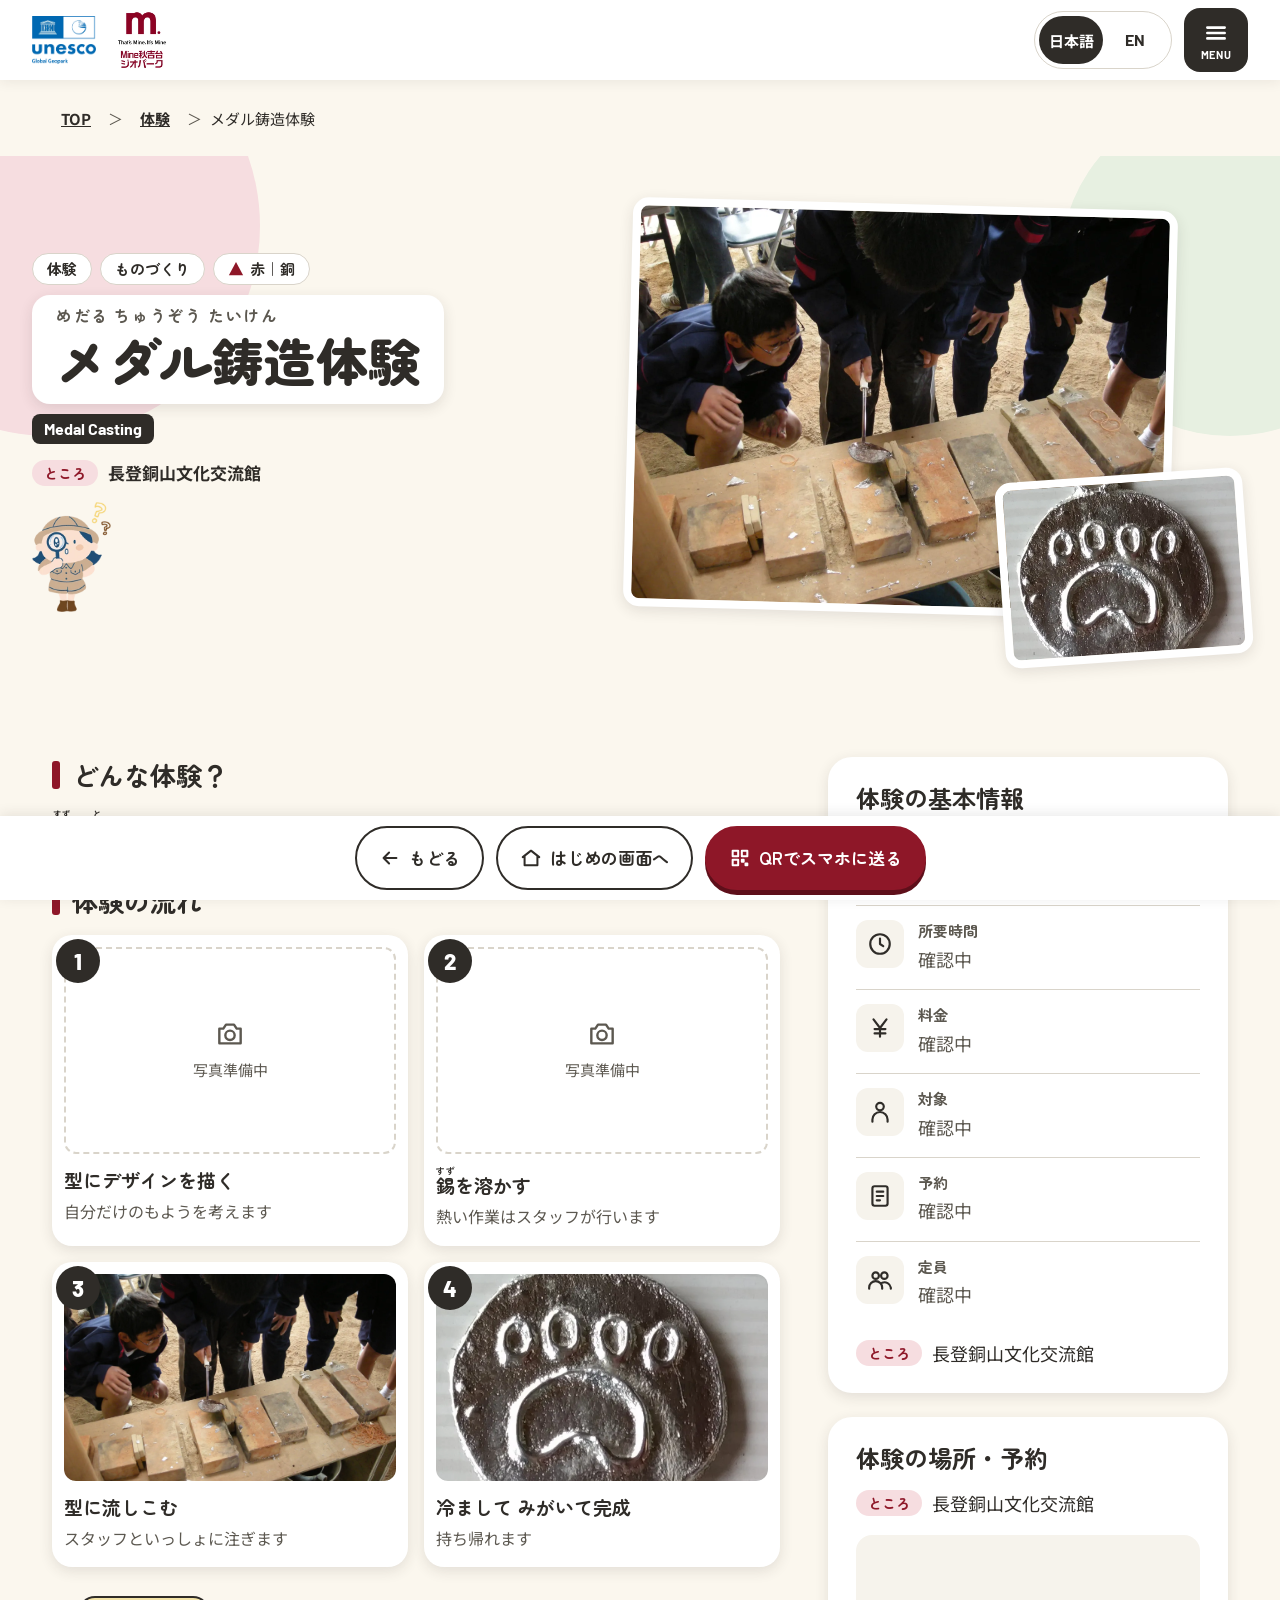
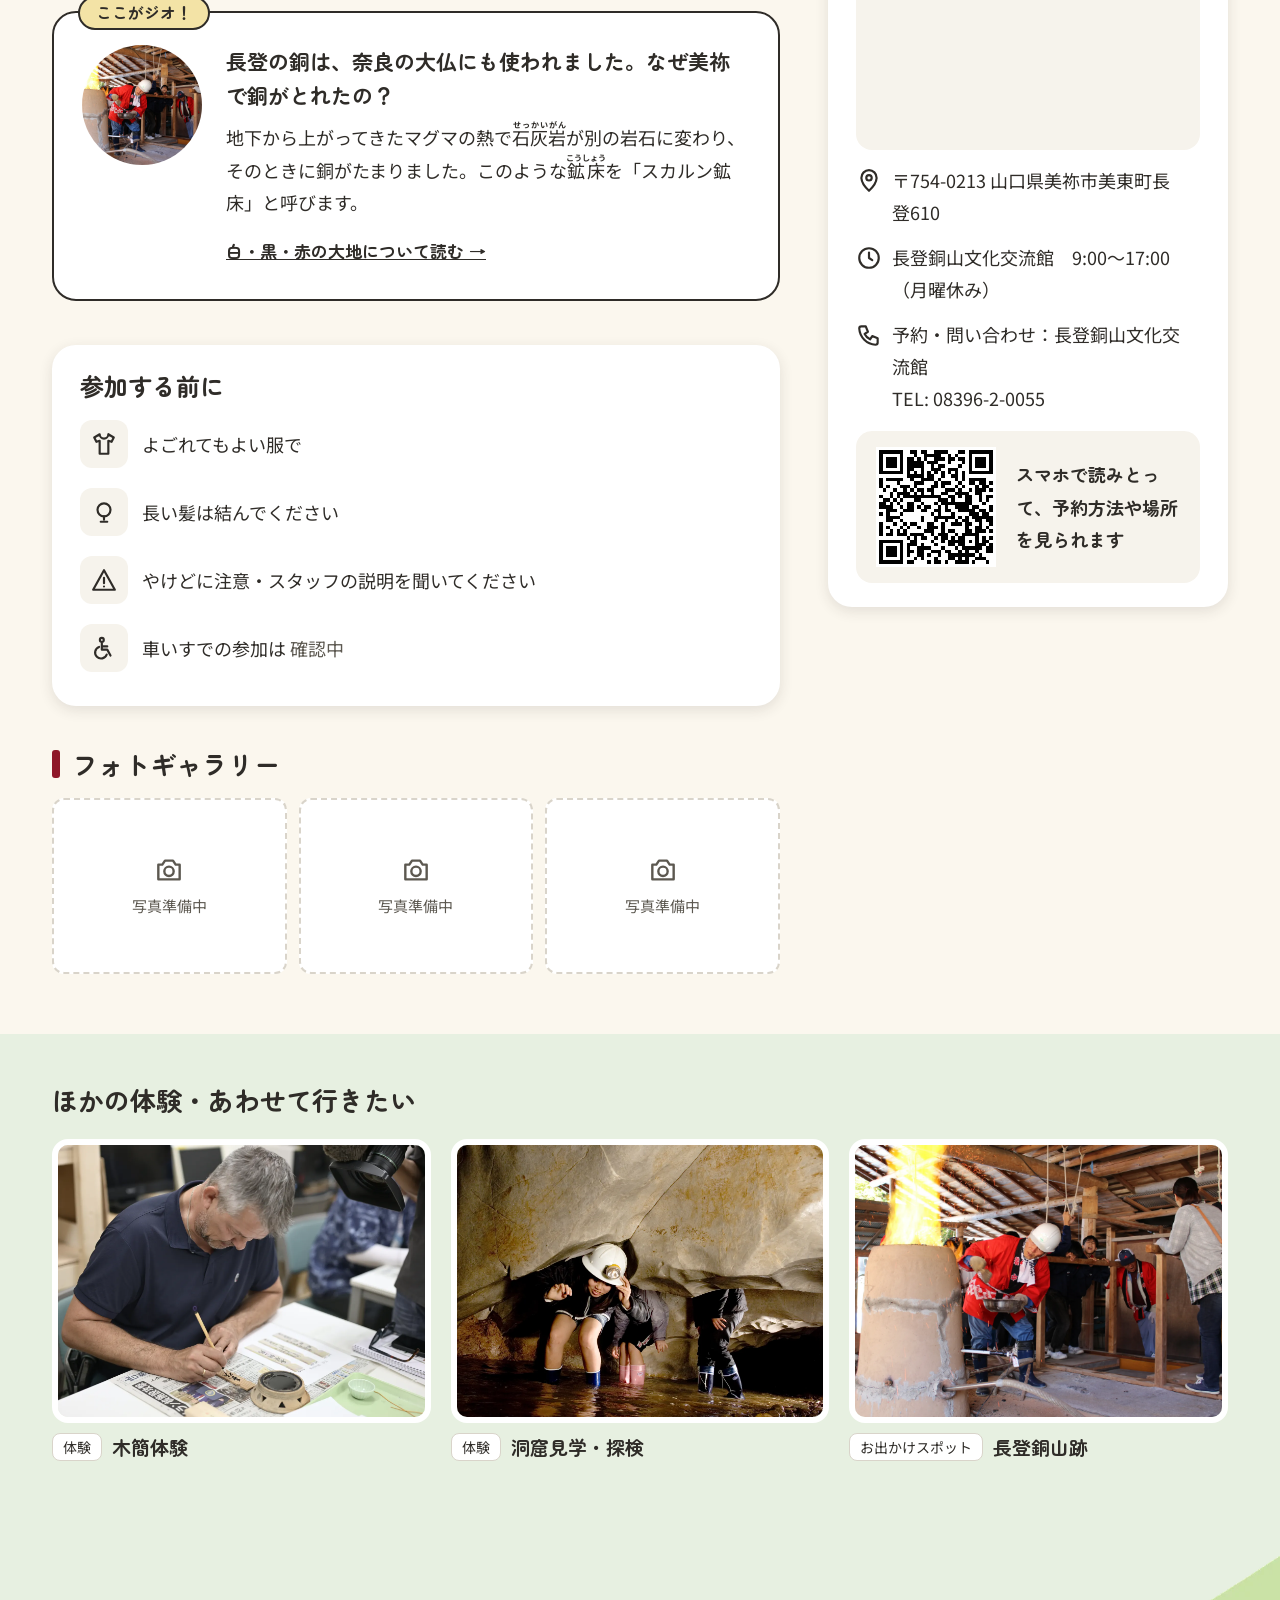
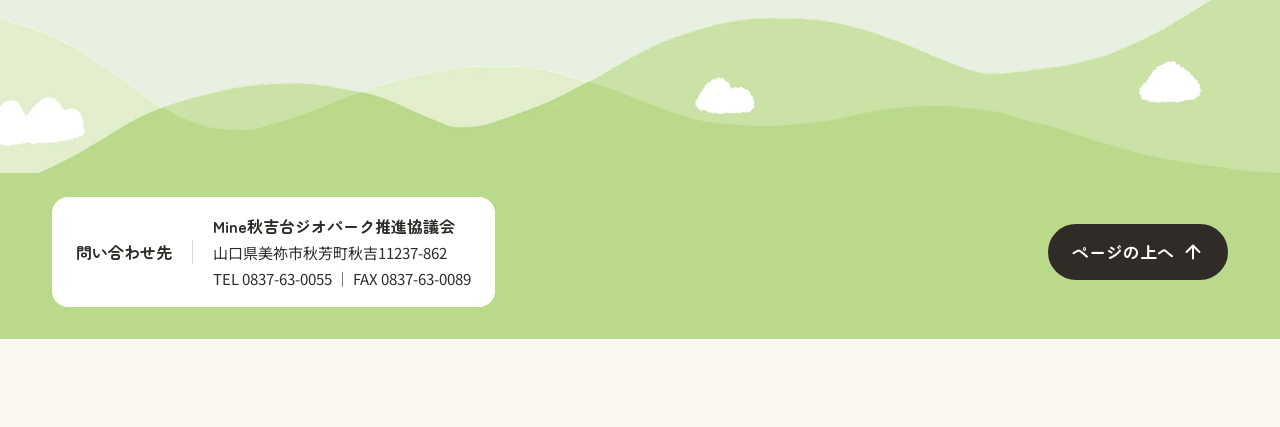
<file: exp.html>
<!doctype html>
<html lang="ja">
<head>
  <meta charset="utf-8">
  <meta name="viewport" content="width=device-width, initial-scale=1, viewport-fit=cover">
  <!-- iPad: opened from the Home Screen icon, runs full screen without the Safari URL bar -->
  <meta name="apple-mobile-web-app-capable" content="yes">
  <meta name="apple-mobile-web-app-status-bar-style" content="default">
  <meta name="apple-mobile-web-app-title" content="Mine秋吉台">
  <link rel="manifest" href="manifest.webmanifest"> <!-- scope ./ = every page stays inside the full-screen app -->
  <title>Mine秋吉台ジオパーク｜体験</title>
  <link rel="preconnect" href="https://fonts.googleapis.com">
  <link rel="preconnect" href="https://fonts.gstatic.com" crossorigin>
  <link rel="stylesheet" href="https://fonts.googleapis.com/css2?family=Barlow:wght@600;700;800&family=Noto+Sans+JP:wght@400;700&family=Zen+Maru+Gothic:wght@500;700;900&display=swap">
<style>
/* 体験 detail (one template for all 体験, ?id=). Same frame as spot.html; pop decoration (blobs, tilted photos) is allowed here only.
   One self-contained file: tokens (copy of src/css/tokens.css) + page styles. Information sits on flat white/cream surfaces. */
:root {
  --red: #8E1728; --red-deep: #5E0F1A;
  --ink: #2F2C28; --ink-soft: #5C5850;
  --paper: #FFFFFF; --cream: #F6F3EC; --cream-warm: #FBF7EE;
  --grass: #BAD98A; --leaf: #E7F0E1; --leaf-menu: #DCEBD2;
  --line: #D9D4CA; --focus: #FFD84D;
  --tag: #F3E3A6; --pink: #F6DDE0;
  --f-display: 'Zen Maru Gothic', 'Hiragino Maru Gothic ProN', 'Noto Sans JP', sans-serif;
  --f-body: 'Noto Sans JP', 'Hiragino Sans', sans-serif;
  --f-latin: 'Barlow', 'Helvetica Neue', Arial, sans-serif;
  --fs-body: 18px; --lh-body: 1.8;
  --tap: 48px;
  --r-card: 20px;
  --shadow-soft: 0 4px 14px rgba(47, 44, 40, .12);
  --hdr: 80px;
  --pad: 32px;
  color-scheme: light;
}

*, *::before, *::after { box-sizing: border-box; }
@media (prefers-reduced-motion: no-preference) { html { scroll-behavior: smooth; } }
body {
  margin: 0; background: var(--cream-warm); color: var(--ink);
  font: var(--fs-body)/var(--lh-body) var(--f-body);
  -webkit-tap-highlight-color: transparent;
}
img { max-width: 100%; display: block; }
[hidden] { display: none !important; } /* hidden must win over .pill etc. */
h1, h2, h3, p, ul, ol { margin: 0; }
p { text-wrap: pretty; } /* no one-character last lines */
ul { padding: 0; list-style: none; }
a { color: inherit; }
button { font: inherit; color: inherit; }
:focus-visible { outline: 4px solid var(--focus); outline-offset: 3px; }
rt { font-size: .45em; font-weight: 700; }
.wrap { max-width: 1240px; margin: 0 auto; padding: 64px var(--pad); }

/* ---------- header ---------- */
.top {
  position: sticky; top: 0; z-index: 10; height: var(--hdr);
  display: flex; align-items: center; justify-content: space-between; gap: 12px;
  padding: 0 max(var(--pad), env(safe-area-inset-right, 0px)) 0 max(var(--pad), env(safe-area-inset-left, 0px));
  background: var(--paper); box-shadow: 0 2px 12px rgba(47, 44, 40, .08);
}
.brand { display: flex; align-items: center; gap: 14px; }
.brand img { height: 48px; width: auto; }
.brand .logo-sq { height: 64px; } /* square logo: taller so its text stays readable */
.tools { display: flex; align-items: center; gap: 12px; }
.lang { display: flex; padding: 4px; background: var(--paper); border: 1px solid var(--line); border-radius: 999px; }
.lang button {
  min-width: 64px; height: var(--tap); border: 0; border-radius: 999px;
  background: transparent; cursor: pointer; font-weight: 700; font-size: 15px; white-space: nowrap;
}
.lang button[aria-pressed="true"] { background: var(--ink); color: var(--paper); }
.lang button[lang="en"] { font-family: var(--f-latin); font-size: 16px; }
.pill {
  display: inline-flex; align-items: center; gap: 8px; min-height: 56px; padding: 0 22px;
  border: 2px solid var(--ink); border-radius: 999px; background: var(--paper);
  font: 700 17px/1.2 var(--f-display); text-decoration: none; cursor: pointer; white-space: nowrap;
}
.pill svg { width: 22px; height: 22px; flex: none; fill: none; stroke: currentColor; stroke-width: 2.2; stroke-linecap: round; stroke-linejoin: round; }


.hills { position: absolute; left: 50%; bottom: 0; transform: translateX(-50%); width: max(130%, 1100px); max-width: none; pointer-events: none; }
/* ---------- footer ---------- */
.foot { position: relative; overflow-x: clip; background: var(--grass); } /* hills sit on the green 「あわせて楽しむ」 band */
.foot .hills { bottom: 100%; }
.foot .wrap { display: flex; align-items: center; justify-content: space-between; gap: 20px; flex-wrap: wrap; padding-top: 24px; padding-bottom: calc(32px + env(safe-area-inset-bottom, 0px)); }
.contact { display: flex; align-items: center; gap: 20px; background: var(--paper); border-radius: 16px; padding: 16px 24px; font-size: 15px; line-height: 1.7; }
.contact > b { flex: none; padding-right: 20px; border-right: 1px solid var(--line); font: 700 16px var(--f-display); }
.contact p b { font-family: var(--f-display); font-size: 16px; }
.pill--dark { background: var(--ink); color: var(--paper); border-color: var(--ink); }

/* ---------- 体験 detail (one template, 4 体験 via ?id=) ---------- */
body { padding-bottom: calc(88px + env(safe-area-inset-bottom, 0px)); } /* room for the fixed bottom bar */
html { scroll-padding: var(--hdr) 0 96px; }
.crumb { max-width: 1240px; margin: 0 auto; padding: 14px var(--pad); font-size: 15px; }
.crumb ol { display: flex; flex-wrap: wrap; align-items: center; gap: 8px; padding: 0; list-style: none; }
.crumb li + li::before { content: "＞"; content: "＞" / ""; margin-right: 8px; color: var(--ink-soft); } /* not read aloud */
.crumb a { display: inline-flex; align-items: center; justify-content: center; min-height: var(--tap); min-width: var(--tap); padding: 0 8px; font-weight: 700; }

.hero { position: relative; overflow: hidden; padding: 40px var(--pad) 56px; background: var(--cream-warm); }
.hero::before, .hero::after { content: ""; position: absolute; border-radius: 50%; pointer-events: none; } /* pop blobs on the edges */
.hero::before { width: 420px; height: 420px; left: -160px; top: -140px; background: var(--pink); }
.hero::after { width: 340px; height: 340px; right: -120px; top: -60px; background: var(--leaf); }
.hero-in { position: relative; z-index: 1; max-width: 1240px; margin: 0 auto; display: grid; gap: 28px; }
.title { display: flex; flex-direction: column; align-items: flex-start; gap: 10px; }
.tags { display: flex; flex-wrap: wrap; gap: 8px; padding: 0; list-style: none; }
.tags li { display: inline-flex; align-items: center; gap: 6px; padding: 4px 14px; background: var(--paper); border: 1px solid var(--line); border-radius: 999px; font: 700 15px/1.5 var(--f-display); }
.name { background: var(--paper); border-radius: 18px; padding: 8px 24px 12px; box-shadow: var(--shadow-soft); }
.name small { display: block; font: 700 16px/1.5 var(--f-display); color: var(--ink-soft); letter-spacing: .1em; }
.name h1 { font: 900 52px/1.25 var(--f-display); }
.en { padding: 2px 12px; border-radius: 8px; background: var(--ink); color: var(--paper); font: 700 16px/1.6 var(--f-latin); }
.title .where { margin-top: 4px; font-size: 17px; font-weight: 700; }
.title .chara { height: 110px; width: auto; margin-top: 4px; }
.shots { position: relative; justify-self: end; width: min(100%, 620px); padding: 0 12% 48px 0; }
.shots img { border: 8px solid var(--paper); border-radius: 16px; box-shadow: var(--shadow-soft); object-fit: cover; background: var(--cream); }
.shots .main { width: 100%; aspect-ratio: 4 / 3; transform: rotate(1.5deg); }
.shots .ph { border: 8px solid var(--paper); border-radius: 16px; box-shadow: var(--shadow-soft); background: var(--cream); } /* no photo yet */
.shots .sub { position: absolute; right: 0; bottom: 0; width: 40%; aspect-ratio: 4 / 3; transform: rotate(-4deg); }
.where { display: flex; align-items: center; gap: 10px; }
.where i { flex: none; padding: 2px 12px; border-radius: 999px; background: var(--pink); color: var(--red); font: 700 14px/1.6 var(--f-display); font-style: normal; }
.mark { width: 16px; height: 16px; flex: none; }
.m-white { fill: var(--paper); stroke: var(--ink); }
.m-red { fill: var(--red); }

.page { max-width: 880px; margin: 0 auto; padding: 0 var(--pad); display: flex; flex-direction: column; }
.body, .side { display: contents; } /* iPad/phone: one column 基本情報 → どんな体験 → 流れ → ジオ → 参加する前に → ギャラリー → 場所・予約 */
.card { margin-top: 8px; padding: 24px 28px; background: var(--paper); border-radius: 24px; box-shadow: var(--shadow-soft); }
.card h2 { font: 700 24px/1.4 var(--f-display); }
.info { padding: 0; list-style: none; margin-top: 8px; }
.info li { display: flex; gap: 14px; align-items: flex-start; padding: 14px 0; border-bottom: 1px solid var(--line); }
.info li:last-child { border-bottom: 0; }
.ico { flex: none; width: 48px; height: 48px; border-radius: 12px; display: grid; place-items: center; background: var(--cream); }
.ico svg, .addr svg { width: 26px; height: 26px; fill: none; stroke: var(--ink); stroke-width: 2; stroke-linecap: round; stroke-linejoin: round; }
.info b { display: block; font: 700 15px/1.5 var(--f-display); color: var(--ink-soft); }
.h2bar { display: flex; align-items: center; gap: 12px; margin: 48px 0 16px; font: 700 26px/1.4 var(--f-display); }
.h2bar::before { content: ""; flex: none; width: 8px; height: 28px; border-radius: 3px; background: var(--red); }
.page p + p { margin-top: 12px; }
.geo { position: relative; margin-top: 44px; padding: 32px 28px 24px; background: var(--paper); border: 2px solid var(--ink); border-radius: 24px; }
.geo .label { position: absolute; top: -17px; left: 24px; padding: 2px 16px; background: var(--tag); border: 2px solid var(--ink); border-radius: 999px; font: 700 16px/1.6 var(--f-display); }
.geo h3 { margin-bottom: 8px; font: 700 21px/1.6 var(--f-display); }
.geo-in { display: flex; gap: 24px; align-items: flex-start; }
.geo-in > img { flex: none; width: 120px; height: 120px; border-radius: 50%; object-fit: cover; }
.geo .more { display: inline-flex; align-items: center; min-height: var(--tap); margin-top: 8px; font: 700 17px/1.4 var(--f-display); }
.steps { display: grid; grid-template-columns: repeat(2, minmax(0, 1fr)); gap: 16px; padding: 0; list-style: none; counter-reset: step; }
@media (min-width: 601px) { .steps:has(> li:nth-child(3):last-child) { grid-template-columns: repeat(3, minmax(0, 1fr)); } } /* 3 steps: one row */
.steps li { position: relative; padding: 12px 12px 16px; background: var(--paper); border-radius: 20px; box-shadow: var(--shadow-soft); counter-increment: step; }
.steps li::before { /* step number */
  content: counter(step); position: absolute; z-index: 1; left: 4px; top: 4px; width: 44px; height: 44px; border-radius: 50%;
  display: grid; place-items: center; background: var(--ink); color: var(--paper); font: 800 22px/1 var(--f-latin);
}
.steps img, .steps .ph { width: 100%; aspect-ratio: 16 / 10; object-fit: cover; border-radius: 12px; }
.steps b { display: block; margin-top: 12px; font: 700 19px/1.5 var(--f-display); }
.steps p { margin-top: 4px; font-size: 16px; line-height: 1.6; color: var(--ink-soft); }
.ph { display: grid; place-content: center; justify-items: center; gap: 6px; background: var(--paper); border: 2px dashed var(--line); color: var(--ink-soft); font-size: 15px; }
.ph svg { width: 32px; height: 32px; fill: none; stroke: currentColor; stroke-width: 1.8; stroke-linejoin: round; }
.before { margin-top: 44px; }
.before ul { padding: 0; list-style: none; margin-top: 8px; }
.before li { display: flex; gap: 14px; align-items: center; padding: 10px 0; }
.access { order: 1; margin-top: 48px; } /* order: iPad/phone only (side is display: contents there) */
.access iframe { display: block; width: 100%; aspect-ratio: 16 / 10; margin-top: 16px; border: 0; border-radius: 16px; background: var(--cream); }
.addr { display: flex; gap: 10px; align-items: flex-start; margin-top: 14px; }
.addr svg { flex: none; margin-top: 4px; }
.carry { display: flex; gap: 20px; align-items: center; margin-top: 16px; padding: 16px 20px; background: var(--cream); border-radius: 16px; }
.carry img { width: 120px; height: 120px; flex: none; background: var(--paper); }
.carry b { font: 700 18px/1.6 var(--f-display); }
.card > .where { margin-top: 12px; }
.gal { display: flex; align-items: center; gap: 12px; }
.gal ul { flex: 1; min-width: 0; display: flex; gap: 12px; overflow-x: auto; scroll-snap-type: x mandatory; scrollbar-width: none; padding: 0 0 4px; list-style: none; }
.gal ul::-webkit-scrollbar { display: none; }
.gal li { flex: 0 0 calc((100% - 24px) / 3); scroll-snap-align: start; }
.gal figure { margin: 0; }
.gal img, .gal .ph { width: 100%; aspect-ratio: 4 / 3; object-fit: cover; border-radius: 12px; }
.gal figcaption { margin-top: 6px; font-size: 15px; line-height: 1.6; color: var(--ink-soft); }
.arrow {
  flex: none; width: 64px; height: 64px; border-radius: 18px; border: 2px solid var(--ink); background: var(--paper); cursor: pointer;
  display: flex; flex-direction: column; align-items: center; justify-content: center; gap: 2px; font: 700 13px/1 var(--f-display);
}
.arrow svg { width: 22px; height: 22px; fill: none; stroke: currentColor; stroke-width: 2.6; stroke-linecap: round; stroke-linejoin: round; }
.arrow:disabled { opacity: .35; cursor: default; }
@media (prefers-reduced-motion: no-preference) { .gal ul { scroll-behavior: smooth; } }
.nw { white-space: nowrap; }
.tbd { color: var(--ink-soft); }
.rel { margin-top: 56px; padding: 48px var(--pad) calc(max(22.5vw, 190px) + 24px); background: var(--leaf); } /* bottom = hills height */
.rel > * { max-width: 1176px; margin-left: auto; margin-right: auto; }
.rel h2 { font: 700 26px/1.4 var(--f-display); margin-bottom: 20px; }
.rel ul { display: grid; grid-template-columns: repeat(3, minmax(0, 1fr)); gap: 20px; padding: 0; list-style: none; }
.rel a { display: block; text-decoration: none; }
.rel img { width: 100%; aspect-ratio: 4 / 3; object-fit: cover; border: 6px solid var(--paper); border-radius: 16px; }
.rel p { display: flex; flex-wrap: wrap; align-items: center; gap: 6px 10px; margin-top: 10px; font: 700 19px/1.4 var(--f-display); }
.rel i { flex: none; padding: 2px 10px; background: var(--paper); border: 1px solid var(--line); border-radius: 8px; font: 400 14px/1.6 var(--f-body); font-style: normal; }

/* bottom bar (U4): もどる / はじめの画面へ / QR – 64px targets */
.bar {
  position: fixed; left: 0; right: 0; bottom: 0; z-index: 9; display: flex; justify-content: center; gap: 12px;
  padding: 10px var(--pad) calc(10px + env(safe-area-inset-bottom, 0px));
  background: var(--paper); box-shadow: 0 -2px 12px rgba(47, 44, 40, .1);
}
.bar .pill { min-height: 64px; }
.primary { background: var(--red); color: var(--paper); border-color: var(--red); box-shadow: 0 5px 0 var(--red-deep); }
.qdlg { width: min(440px, calc(100% - 32px)); border-radius: 24px; text-align: center; }
.dlg-in { padding: 20px 24px 24px; display: flex; flex-direction: column; gap: 16px; }
.dlg-top { display: flex; align-items: flex-start; justify-content: space-between; gap: 16px; text-align: left; }
.dlg-top h2 { font: 700 22px/1.45 var(--f-display); }
.qdlg img { width: 220px; height: 220px; margin: 0 auto; }

@media (min-width: 768px) and (max-width: 1023px) { /* iPad: 基本情報 in 2 columns like the board */
  .info { display: grid; grid-template-columns: repeat(2, minmax(0, 1fr)); column-gap: 28px; }
  .info li:nth-last-child(2) { border-bottom: 0; }
}
@media (min-width: 1024px) {
  .hero { padding-top: 48px; }
  .hero-in { grid-template-columns: minmax(0, 1fr) minmax(0, 1.15fr); align-items: center; gap: 48px; }
  .page { max-width: 1240px; display: grid; grid-template-columns: minmax(0, 1fr) 400px; gap: 48px; align-items: start; }
  .body, .side { display: block; }
  .body { grid-column: 1; grid-row: 1; }
  .side { grid-column: 2; grid-row: 1; }
  .body .h2bar { margin-top: 40px; }
  .side .card { margin-top: 40px; }
  .side .access { margin-top: 24px; }
}
@media (max-width: 600px) {
  :root { --pad: 16px; --hdr: 64px; }
  .brand img { height: 34px; }
  .brand img:first-child { display: none; }
  .brand .logo-sq { height: 52px; }
  .lang button { min-width: 48px; padding: 0 8px; font-size: 14px; }
  .contact { flex-direction: column; align-items: flex-start; gap: 8px; }
  .contact > b { border: 0; padding: 0; }
  .hero { padding-top: 24px; padding-bottom: 40px; }
  .hero::before { width: 260px; height: 260px; }
  .hero::after { width: 200px; height: 200px; }
  .name h1 { font-size: 34px; }
  .title .chara { display: none; } /* phone: photos carry the hero */
  .shots { padding-right: 16%; }
  .card { padding: 18px 16px; }
  .steps { gap: 10px; }
  .steps li { padding: 8px 8px 12px; }
  .steps b { font-size: 16px; }
  .steps p { font-size: 14px; }
  .steps li::before { width: 36px; height: 36px; font-size: 18px; }
  .geo { padding: 28px 18px 20px; }
  .geo-in > img { width: 72px; height: 72px; }
  .rel ul { grid-template-columns: 1fr; }
  .gal li { flex-basis: 80%; }
  .arrow { width: 56px; height: 56px; }
  .carry { flex-direction: column; align-items: flex-start; }
  .bar { gap: 6px; }
  .bar .pill { min-height: 56px; padding: 0 12px; font-size: 14px; }
  .bar .pill svg { display: none; } /* phone: text only, still ≥48px */
}
/* ---------- kiosk idle reset (identical block in every page except Welcome) ---------- */
.idle { width: min(460px, calc(100% - 32px)); border-radius: 24px; text-align: center; }
.idle-in { padding: 28px 24px 32px; display: flex; flex-direction: column; align-items: center; gap: 16px; }
.idle h2 { font: 700 22px/1.45 var(--f-display); }
.idle b { font: 800 28px/1 var(--f-latin); }
.idle .primary { min-height: 64px; background: var(--red); color: var(--paper); border-color: var(--red); box-shadow: 0 5px 0 var(--red-deep); }
img, a { -webkit-touch-callout: none; } /* kiosk: no long-press 「画像を保存」/link menu */
/* ---------- press feedback (identical block in every page except Welcome): buttons and cards dip while pressed ---------- */
:is(.pill, .arrow, .menu-btn, .x, .lang button, .play, .totoc, .more, .themes a, .tile, .spot, .ecard, .pcard, .rel a, .next a, .toc a) { -webkit-tap-highlight-color: transparent; }
@media (prefers-reduced-motion: no-preference) {
  :is(.pill, .arrow, .menu-btn, .x, .lang button, .play, .totoc, .themes a, .tile, .spot, .ecard, .pcard, .rel a, .next a, .toc a) { transition: transform .12s ease, box-shadow .12s ease; }
}
:is(.pill, .arrow, .menu-btn, .x, .lang button, .play, .totoc):not(:disabled):active { transform: scale(.95); }
:is(.themes a, .tile, .spot, .ecard, .pcard, .rel a, .next a, .toc a):active { transform: scale(.97); } /* .spot/.pcard: the clipped card shrinks as a whole */
.pill.primary:not(:disabled):active { transform: translateY(4px); box-shadow: 0 1px 0 var(--red-deep); } /* red button sinks into its shadow */
/* ---------- popup menu (identical block in every page except Welcome) ---------- */
.menu-btn {
  flex: none; width: 64px; height: 64px; border: 0; border-radius: 16px; background: var(--ink); color: var(--paper);
  display: flex; flex-direction: column; align-items: center; justify-content: center; gap: 3px; cursor: pointer;
  font: 700 11px/1 var(--f-latin); letter-spacing: .06em;
}
.menu-btn svg, .x svg, .arr svg { width: 26px; height: 26px; fill: none; stroke: currentColor; stroke-width: 2.4; stroke-linecap: round; stroke-linejoin: round; }
dialog { padding: 0; border: 0; color: var(--ink); background: var(--paper); }
dialog::backdrop { background: rgba(47, 44, 40, .45); }
.menu {
  width: min(560px, calc(100% - 32px)); max-height: calc(100% - 16px); margin: 8px 16px auto auto;
  border-radius: 24px; box-shadow: 0 16px 40px rgba(47, 44, 40, .25);
}
.menu-in { padding: 24px; display: flex; flex-direction: column; gap: 20px; }
.menu-top { display: flex; align-items: center; justify-content: space-between; gap: 12px; }
.x {
  flex: none; width: 72px; height: 72px; border: 0; border-radius: 18px; background: var(--ink); color: var(--paper);
  display: flex; flex-direction: column; align-items: center; justify-content: center; gap: 4px; cursor: pointer;
  font: 700 13px/1 var(--f-display);
}
.themes { background: var(--leaf-menu); border-radius: 22px; padding: 16px 16px 18px; }
.themes-head { display: flex; align-items: center; justify-content: space-between; margin-bottom: 12px; }
.themes-head h2 { font: 700 19px/1.4 var(--f-display); }
.themes-head img { height: 52px; width: auto; }
.themes ul { display: grid; grid-template-columns: repeat(2, minmax(0, 1fr)); gap: 10px; }
.themes a {
  min-height: 112px; height: 100%; padding: 12px 14px; border-radius: 16px; background: var(--paper);
  display: flex; flex-direction: column; gap: 4px; text-decoration: none;
}
.ti { display: flex; align-items: center; justify-content: space-between; margin-bottom: 2px; }
.ti img { height: 44px; width: auto; }
.arr { width: 36px; height: 36px; border-radius: 50%; border: 2px solid var(--ink); display: grid; place-items: center; }
.arr svg { width: 18px; height: 18px; }
.themes b { font: 700 18px/1.4 var(--f-display); }
.themes small { font-size: 14px; color: var(--ink-soft); }
.settings { background: var(--cream); border-radius: 20px; padding: 14px 18px; display: flex; flex-direction: column; gap: 10px; }
.settings h2 { font: 700 16px/1.4 var(--f-display); }
.set { display: flex; align-items: center; justify-content: space-between; gap: 12px; font: 700 16px/1.4 var(--f-display); }
.set .lang button { min-width: 72px; font-size: 16px; }
.set [data-fs="l"] { font-size: 20px; }
.menu-qr { display: flex; align-items: center; gap: 16px; border-top: 1px solid var(--line); padding-top: 18px; }
.menu-qr img { width: 96px; height: 96px; flex: none; }
.menu-qr b { display: block; font: 700 17px/1.4 var(--f-display); }
.menu-qr small { font-size: 14px; color: var(--ink-soft); }
/* 文字の大きさ「大」: body 18 → ~22px, headings scale with it */
@media (min-width: 768px) { html[data-fs="l"] body { zoom: 1.2; } }
@media (max-width: 767px) { .set-fs { display: none; } } /* 大 needs room; phones pinch-zoom instead */ /* ponytail: zoom narrows the layout, so tablets/PC only; move sizes to rem if phones need 大 */
@media (max-width: 600px) {
  .menu { width: calc(100% - 16px); margin: 8px auto auto; }
  .top .menu-btn { width: 56px; height: 52px; }
  .menu-in { padding: 16px; gap: 16px; }
  .themes { padding: 12px; }
  .themes ul { gap: 8px; }
  .themes a { padding: 10px; }
  .themes b { font-size: 16px; }
  .ti img { height: 36px; }
}
</style>
</head>
<body id="top">

<header class="top">
  <div class="brand">
    <img src="assets/img/logo-unesco.webp" alt="UNESCO Global Geopark">
    <img class="logo-sq" src="assets/img/logo-color.webp" alt="Mine秋吉台ジオパーク">
  </div>
  <div class="tools">
    <div class="lang" role="group" aria-label="言語 / Language">
      <button type="button" data-lang="ja" aria-pressed="true" lang="ja">日本語</button>
      <button type="button" data-lang="en" aria-pressed="false" lang="en">EN</button>
    </div>
    <button class="menu-btn" type="button" id="menu-open" aria-haspopup="dialog">
      <svg viewBox="0 0 24 24" aria-hidden="true"><path d="M4 7h16M4 12h16M4 17h16"/></svg>MENU
    </button>
  </div>
</header>

<nav class="crumb" aria-label="現在地">
  <ol><li><a href="explore.html">TOP</a></li><li><a href="explore.html#exp">体験</a></li><li aria-current="page" id="crumb-name"></li></ol>
</nav>

<main id="main"></main>

<dialog class="qdlg" id="qr" aria-labelledby="qr-h">
  <div class="dlg-in">
    <div class="dlg-top">
      <h2 id="qr-h">スマホで予約方法を見る</h2>
      <button class="x" type="button" data-close autofocus><svg viewBox="0 0 24 24" aria-hidden="true"><path d="M6 6l12 12M18 6L6 18"/></svg>閉じる</button>
    </div>
    <img id="qr-img" alt="">
    <p id="qr-text"></p>
  </div>
</dialog>

<div class="bar">
  <a class="pill" href="explore.html#exp"><svg viewBox="0 0 24 24" aria-hidden="true"><path d="M19 12H5M11 6l-6 6 6 6"/></svg>もどる</a>
  <a class="pill" href="welcome.html"><svg viewBox="0 0 24 24" aria-hidden="true"><path d="M3 11l9-7 9 7M5 10v10h14V10"/></svg>はじめの画面へ</a>
  <button class="pill primary" type="button" data-open="qr"><svg viewBox="0 0 24 24" aria-hidden="true"><path d="M4 4h6v6H4zM14 4h6v6h-6zM4 14h6v6H4zM14 14h2v2h-2zM18 18h2v2h-2z"/></svg>QRでスマホに送る</button>
</div>

<footer class="foot">
  <img class="hills" src="assets/img/hills-bottom.webp" alt="">
  <div class="wrap">
    <div class="contact">
      <b>問い合わせ先</b>
      <p><b>Mine秋吉台ジオパーク推進協議会</b><br>山口県美祢市秋芳町秋吉11237-862<br>TEL 0837-63-0055 ｜ FAX 0837-63-0089</p>
    </div>
    <a class="pill pill--dark" href="#top">ページの上へ<svg viewBox="0 0 24 24" aria-hidden="true"><path d="M12 19V5M5 12l7-7 7 7"/></svg></a>
  </div>
</footer>

<dialog class="idle" id="idle" aria-labelledby="idle-h">
  <div class="idle-in">
    <h2 id="idle-h">まもなく はじめの画面にもどります</h2>
    <p>あと <b id="idle-n">20</b> 秒で、<br>つぎの人のために最初の画面にもどります。</p>
    <button class="pill primary" type="button" data-close autofocus>このまま見る</button>
  </div>
</dialog>

<dialog class="menu" id="menu" aria-label="メニュー">
  <div class="menu-in">
    <div class="menu-top">
      <a class="pill" href="welcome.html"><svg viewBox="0 0 24 24" aria-hidden="true"><path d="M3 11l9-7 9 7M5 10v10h14V10"/></svg>はじめの画面へ</a>
      <button class="x" type="button" data-close autofocus><svg viewBox="0 0 24 24" aria-hidden="true"><path d="M6 6l12 12M18 6L6 18"/></svg>閉じる</button>
    </div>
    <nav class="themes" aria-labelledby="themes-h">
      <div class="themes-head"><h2 id="themes-h">テーマから選ぶ</h2><img src="assets/img/chara-point.webp" alt=""></div>
      <ul>
        <li><a href="about.html"><span class="ti"><img src="assets/img/chara-sit.webp" alt=""><span class="arr" aria-hidden="true"><svg viewBox="0 0 24 24"><path d="M5 12h14M13 6l6 6-6 6"/></svg></span></span><b>Mine秋吉台ってなに？</b><small>大地のなりたち</small></a></li>
        <li><a href="explore.html#spots"><span class="ti"><img src="assets/img/chara-binoculars.webp" alt=""><span class="arr" aria-hidden="true"><svg viewBox="0 0 24 24"><path d="M5 12h14M13 6l6 6-6 6"/></svg></span></span><b>お出かけスポット</b><small>見る・歩く</small></a></li>
        <li><a href="explore.html#exp"><span class="ti"><img src="assets/img/chara-loupe.webp" alt=""><span class="arr" aria-hidden="true"><svg viewBox="0 0 24 24"><path d="M5 12h14M13 6l6 6-6 6"/></svg></span></span><b>体験</b><small>つくる・あそぶ</small></a></li>
        <li><a href="explore.html#tour"><span class="ti"><img src="assets/img/chara-point.webp" alt=""><span class="arr" aria-hidden="true"><svg viewBox="0 0 24 24"><path d="M5 12h14M13 6l6 6-6 6"/></svg></span></span><b>ジオツアー</b><small>ガイドと歩く</small></a></li>
      </ul>
    </nav>
    <section class="settings" aria-labelledby="set-h">
      <h2 id="set-h">表示の設定</h2>
      <div class="set"><span id="lang-l">言語 / Language</span>
        <div class="lang" role="group" aria-labelledby="lang-l">
          <button type="button" data-lang="ja" aria-pressed="true" lang="ja">日本語</button>
          <button type="button" data-lang="en" aria-pressed="false" lang="en">EN</button>
        </div>
      </div>
      <div class="set set-fs"><span id="fs-l">文字の大きさ</span>
        <div class="lang" role="group" aria-labelledby="fs-l">
          <button type="button" data-fs="n" aria-pressed="true">標準</button>
          <button type="button" data-fs="l" aria-pressed="false">大</button>
        </div>
      </div>
    </section>
    <div class="menu-qr">
      <img src="assets/img/qr-official.svg" alt="公式サイト（mine-geo.com）を開くQRコード">
      <p><b>スマホで公式サイトを見る</b><small>Mine秋吉台ジオパーク推進協議会</small></p>
    </div>
  </div>
</dialog>

<script>
// 体験 detail: renders one 体験 from ?id=, language + text size (shared across pages), popup menu, QR dialog.
(function () {
  'use strict';

  document.addEventListener('touchstart', () => {}, { passive: true }); // iOS Safari shows :active press styles only with a touch listener
  document.addEventListener('dragstart', (e) => e.preventDefault()); // kiosk: a press-and-swipe must not pick up a photo or card (iPad drag & drop)

  // ---------- 体験 data ----------
  // Sources: description = 「修学旅行」チラシ（一般社団法人 美祢市観光協会, assets/source/修学旅行_認定.pdf）; cave info = mine-geo.com/tour/c001.html;
  // places = docs/content/mine-geo-places.md. Empty strings show 確認中, empty steps/gallery show 準備中 – fill in when confirmed.
  const R = (k, r) => '<ruby>' + k + '<rt>' + r + '</rt></ruby>';
  const TBD = '<span class="tbd">確認中</span>';
  const NAGANOBORI = { place: '長登銅山文化交流館', hours: '長登銅山文化交流館　9:00〜17:00（月曜休み）', tel: ['長登銅山文化交流館', '08396-2-0055'],
    addr: '〒754-0213 山口県美祢市美東町長登610', ll: '34.243833,131.3411245', qr: 'exp-medal', qrText: 'スマホのカメラで読みとると、長登銅山文化交流館の案内ページが開きます。' };
  const EXPS = {
    medal: {
      name: 'メダル鋳造体験', kana: 'めだる ちゅうぞう たいけん', en: 'Medal Casting', type: 'ものづくり', color: 'red',
      img: 'exp-medal', alt: '型に金属を流しこむようす', img2: 'exp-medal-done', alt2: 'できあがった足あと形のメダル',
      ...NAGANOBORI,
      date: '', time: '', fee: '', target: '', booking: '', cap: '', // 開催日・所要時間・料金・対象・予約・定員 – fill in when confirmed
      about: [R('錫', 'すず') + 'を' + R('溶', 'と') + 'かし、自分がデザインした型に流しこんで、オリジナルのメダルを作る体験です。'],
      steps: [['', '型にデザインを描く', '自分だけのもようを考えます'], ['', R('錫', 'すず') + 'を溶かす', '熱い作業はスタッフが行います'],
        ['exp-medal', '型に流しこむ', 'スタッフといっしょに注ぎます'], ['exp-medal-done', '冷まして みがいて完成', '持ち帰れます']],
      before: [['shirt', 'よごれてもよい服で'], ['hair', '長い髪は結んでください'], ['warn', 'やけどに注意・スタッフの説明を聞いてください']],
      q: '長登の銅は、奈良の大仏にも使われました。なぜ美祢で銅がとれたの？',
      a: '地下から上がってきたマグマの熱で' + R('石灰岩', 'せっかいがん') + 'が別の岩石に変わり、そのときに銅がたまりました。このような' + R('鉱床', 'こうしょう') + 'を「スカルン鉱床」と呼びます。',
      geoImg: 'p5-smelting',
      gallery: [], // [['file-in-assets-img (no .webp)', 'short caption'], …]
      rel: [['exp.html?id=mokkan', 'exp-mokkan', '体験', '木簡体験'], ['exp.html?id=cave', 'exp-cave', '体験', '洞窟見学・探検'], ['spot.html?id=naganobori', 'p5-smelting', 'お出かけスポット', '長登銅山跡']],
    },
    mokkan: {
      name: '木簡体験', kana: 'もっかん たいけん', en: 'Mokkan Writing', type: 'れきし', color: 'red',
      img: 'exp-mokkan', alt: '木の札に筆で文字を書くようす', img2: 'exp-mokkan-items', alt2: '文字を書いた木簡',
      ...NAGANOBORI,
      date: '', time: '', fee: '', target: '', booking: '', cap: '',
      about: [R('木簡', 'もっかん') + 'に似せた木の板に、' + R('筆', 'ふで') + 'と' + R('墨', 'すみ') + 'で文字を書く体験です。昔の人がどのように記録をのこし、知らせを伝えていたのかを体験できます。'],
      steps: [], // [['photo or empty', 'title', 'one line'], …] ×4
      before: [],
      q: '長登でつくられた銅は、どこへ運ばれたの？',
      a: '長登の銅は、奈良・' + R('東大寺', 'とうだいじ') + 'の大仏にも使われました。長登銅山跡からは、銅づくりや運び出しの記録を書いた木簡が見つかっています。',
      geoImg: 'p5-smelting',
      gallery: [['exp-mokkan-items', '文字を書いた木簡'], ['exp-mokkan', '筆と墨で木の板に書く']],
      rel: [['exp.html?id=medal', 'exp-medal', '体験', 'メダル鋳造体験'], ['exp.html?id=trout', 'exp-trout', '体験', 'ニジマス釣り体験'], ['spot.html?id=naganobori', 'p5-smelting', 'お出かけスポット', '長登銅山跡']],
    },
    cave: {
      name: '洞窟見学・探検', kana: 'どうくつ けんがく・たんけん', en: 'Cave Walk & Exploration', type: 'しぜん', color: 'white',
      img: 'exp-cave', alt: 'ヘルメットをかぶって洞窟を探検する子どもたち', img2: 'spot-akiyoshido', alt2: '秋芳洞の百枚皿',
      place: '秋芳洞・景清洞・大正洞', hours: '', tel: ['カルスター（ジオツアー受付）', '0837-63-0040'],
      addr: '〒754-0511 山口県美祢市秋芳町秋吉3449-1（秋芳洞 正面入口）', ll: '34.2269667,131.3045194',
      qr: 'exp-cave', qrText: 'スマホのカメラで読みとると、ジオツアー「秋芳洞のヒミツ」のページが開きます。',
      // info = ジオツアー「秋芳洞のヒミツ」 (mine-geo.com/tour/c001.html)
      date: '毎日 10:00・14:00（ジオツアー「秋芳洞のヒミツ」）', time: '1時間30分',
      fee: '1人で参加 3,500円／2人以上 1人3,000円／小学生 1,500円／未就学児 無料（入洞料は別）', target: '',
      booking: '予約なしで参加できます（事前予約がおすすめ）', cap: '10名',
      about: [R('洞窟', 'どうくつ') + 'を歩き、地下の世界を体感します。見学から探検まで、レベルに合わせた体験ができます。',
        '秋芳洞では、ジオガイドといっしょに歩くツアー「秋芳洞のヒミツ」に当日参加できます。',
        '景清洞では、見学コースの最後の400mをライトだけで進む「探検コース」があります（入洞料＋300円）。'],
      steps: [['', 'ジオガイドと出発', '認定ジオガイドがいっしょに歩きます'], ['spot-akiyoshido', '洞窟を歩く', '大きな空間と' + R('鍾乳石', 'しょうにゅうせき') + 'を見ます'],
        ['', 'でき方を知る', '洞窟がどうやってできたかを学びます'], ['exp-cave', 'もっと探検', '景清洞の探検コースは、ライトだけで進みます']],
      before: [['shoe', '歩きやすいくつで'], ['warn', 'ヘルメットと長ぐつは、景清洞の探検コースで借りられます']],
      q: 'なぜ地下にこんなに大きな洞窟ができたの？',
      a: '秋吉台にしみこんだ雨水が、' + R('石灰岩', 'せっかいがん') + 'をとかしながら地下を流れてできました。秋芳洞は地下を流れる水の出口にあたる「生きている洞窟」です。',
      geoImg: 'p3-cave',
      gallery: [],
      rel: [['exp.html?id=medal', 'exp-medal', '体験', 'メダル鋳造体験'], ['exp.html?id=trout', 'exp-trout', '体験', 'ニジマス釣り体験'], ['spot.html?id=akiyoshido', 'spot-akiyoshido', 'お出かけスポット', '秋芳洞']],
    },
    trout: {
      name: 'ニジマス釣り体験', kana: 'にじます つり たいけん', en: 'Rainbow Trout Fishing', type: 'しぜん', color: 'white',
      img: 'exp-trout', alt: '別府弁天池の近くの釣り堀', img2: 'p2-benten', alt2: '青く透き通った別府弁天池',
      place: '美祢市養鱒場 釣り堀', hours: '毎日 9:00〜16:30', tel: ['美祢市養鱒場', '0837-64-0203'],
      addr: '〒754-0603 山口県美祢市秋芳町別府1591-2', ll: '34.2545988,131.246828',
      qr: 'exp-trout', qrText: 'スマホのカメラで読みとると、Googleマップでこの場所が開きます。',
      date: '', time: '', fee: '', target: '', booking: '', cap: '',
      about: ['「別府弁天池」のとなりの釣り堀で、弁天池のわき水で育ったニジマスを釣ることができます。'],
      steps: [],
      before: [],
      q: 'なぜ弁天池のそばでマスが育つの？',
      a: '秋吉台にしみこんだ雨水が地下を通り、弁天池からわき出しています。このきれいなわき水が、マスの' + R('養殖', 'ようしょく') + 'に使われています。',
      geoImg: 'p2-benten',
      gallery: [],
      rel: [['exp.html?id=cave', 'exp-cave', '体験', '洞窟見学・探検'], ['exp.html?id=medal', 'exp-medal', '体験', 'メダル鋳造体験'], ['spot.html?id=benten', 'p2-benten', 'お出かけスポット', '別府弁天池']],
    },
    // details still coming: empty fields show 確認中 / 準備中, and parts with no data (map, QR, ここがジオ) are left out
    diorama: {
      name: 'ジオラマ体験', kana: 'じおらま たいけん', en: 'Diorama', type: '', color: '',
      img: 'exp-diorama-done', alt: '草原や石をかざって完成したジオラマ', img2: 'exp-diorama-kid', alt2: 'ジオラマをつくる子ども',
      place: '', hours: '', tel: null, addr: '', ll: '', qr: '', qrText: '',
      date: '', time: '', fee: '', target: '', booking: '', cap: '',
      about: [R('粘土', 'ねんど') + 'で形をつくり、草原や石・木をかざって、自分だけのジオラマをつくる体験です。'], // summary of the steps – confirm
      steps: [['exp-diorama-1', R('粘土', 'ねんど') + 'をこねる', 'こねたら箱に' + R('詰', 'つ') + 'めて形を作ろう'],
        ['exp-diorama-2', '草原をつくる', R('接着剤', 'せっちゃくざい') + 'を' + R('筆', 'ふで') + 'でぬって' + R('粉', 'こな') + 'をかけよう'],
        ['exp-diorama-3', 'かざりつけ', '仕上げに石や木をさしてみよう']],
      before: [],
      q: '', a: '', geoImg: '',
      gallery: [['exp-diorama-done', '完成したジオラマ'], ['exp-diorama-kid', 'つくっているところ'], ['exp-diorama-cave', '作品例（洞窟の断面）'], ['exp-diorama-sample', '作品例']],
      rel: [['exp.html?id=medal', 'exp-medal', '体験', 'メダル鋳造体験'], ['exp.html?id=cave', 'exp-cave', '体験', '洞窟見学・探検'], ['spot.html?id=akiyoshidai', 'p1-akiyoshidai', 'お出かけスポット', '秋吉台']],
    },
  };
  const ICONS = {
    cal: '<rect x="4" y="5" width="16" height="15" rx="2"/><path d="M4 10h16M9 3v4M15 3v4"/>',
    clock: '<circle cx="12" cy="12" r="9"/><path d="M12 7v5l3 2"/>',
    yen: '<path d="M6 4l6 8 6-8M12 12v8M7 13h10M7 17h10"/>',
    person: '<circle cx="12" cy="7" r="3.5"/><path d="M5 21v-2a7 7 0 0 1 14 0v2"/>',
    book: '<rect x="5" y="3" width="14" height="18" rx="2"/><path d="M9 8h6M9 12h6M9 16h3"/>',
    group: '<circle cx="8" cy="8" r="3"/><circle cx="16" cy="8" r="3"/><path d="M2 20v-1a6 6 0 0 1 12 0v1M14 14.5a6 6 0 0 1 8 4.5v1"/>',
    tel: '<path d="M5 4h4l2 5-3 2a11 11 0 0 0 5 5l2-3 5 2v4a2 2 0 0 1-2 2A16 16 0 0 1 3 6a2 2 0 0 1 2-2z"/>',
    pin: '<path d="M12 21s-7-6.5-7-12a7 7 0 0 1 14 0c0 5.5-7 12-7 12z"/><circle cx="12" cy="9" r="2.5"/>',
    shirt: '<path d="M8 3L3 6l2 4 3-1v12h8V9l3 1 2-4-5-3a4 4 0 0 1-8 0z"/>',
    hair: '<circle cx="12" cy="10" r="6"/><path d="M12 16v3M9 21h6"/>',
    warn: '<path d="M12 3l10 18H2z"/><path d="M12 10v5M12 18v.01"/>',
    shoe: '<path d="M3 17V8h5l2 4 8 2a3 3 0 0 1 3 3v0H3zM3 20h18"/>',
    wheel: '<circle cx="10" cy="4.5" r="1.8"/><path d="M10 7.5v6h5l3 5.5M10 10.5h5"/><path d="M7.5 11a5.5 5.5 0 1 0 7 7"/>',
  };
  const ico = (i) => `<span class="ico" aria-hidden="true"><svg viewBox="0 0 24 24">${ICONS[i]}</svg></span>`;
  const PH = '<span class="ph"><svg viewBox="0 0 24 24" aria-hidden="true"><path d="M4 8h3l2-3h6l2 3h3v11H4z"/><circle cx="12" cy="13" r="3.5"/></svg>写真準備中</span>';
  const COLOR = {
    white: '<svg class="mark" viewBox="0 0 18 18" aria-hidden="true"><circle class="m-white" cx="9" cy="9" r="7" stroke-width="2.5"/></svg>白｜石灰岩',
    red: '<svg class="mark" viewBox="0 0 18 18" aria-hidden="true"><path class="m-red" d="M9 1l8 15H1z"/></svg>赤｜銅',
  };

  const id = new URLSearchParams(location.search).get('id');
  const key = Object.prototype.hasOwnProperty.call(EXPS, id) ? id : 'medal';
  if (key !== id) history.replaceState(null, '', '?id=' + key); // URL matches what is shown
  const s = EXPS[key];
  document.title = 'Mine秋吉台ジオパーク｜' + s.name;
  document.getElementById('crumb-name').textContent = s.name;
  const qrImg = document.getElementById('qr-img');
  if (s.qr) {
    qrImg.src = 'assets/img/qr-' + s.qr + '.svg';
    qrImg.alt = s.name + 'の予約方法・場所を開くQRコード';
    document.getElementById('qr-text').textContent = s.qrText;
  } else document.querySelector('[data-open="qr"]').hidden = true; // nothing to hand over yet

  const where = `<p class="where"><i>ところ</i>${s.place || TBD}</p>`;
  const rows = [['cal', '開催日', s.date], ['clock', '所要時間', s.time], ['yen', '料金', s.fee], ['person', '対象', s.target], ['book', '予約', s.booking], ['group', '定員', s.cap]];
  const before = [...s.before, ['wheel', '車いすでの参加は ' + TBD]]; // ponytail: 車いす always 確認中 until the venues answer; move into each 体験's before[] then
  document.getElementById('main').innerHTML = `
    <section class="hero" aria-labelledby="exp-h">
      <div class="hero-in">
        <div class="title">
          <ul class="tags">${['体験', s.type, COLOR[s.color]].filter(Boolean).map((x) => `<li>${x}</li>`).join('')}</ul>
          <div class="name"><small>${s.kana}</small><h1 id="exp-h">${s.name}</h1></div>
          <span class="en" lang="en">${s.en}</span>
          ${where}
          <img class="chara" src="assets/img/chara-loupe.webp" alt="">
        </div>
        <div class="shots">
          ${s.img ? `<img class="main" src="assets/img/${s.img}.webp" alt="${s.alt}">
          <img class="sub" src="assets/img/${s.img2}.webp" alt="${s.alt2}">` : PH.replace('class="ph"', 'class="ph main"')}
        </div>
      </div>
    </section>
    <div class="page">
      <div class="side">
      <section class="card" aria-labelledby="info-h">
        <h2 id="info-h">体験の基本情報</h2>
        <ul class="info">${rows.map(([i, label, text]) => `<li>${ico(i)}<span><b>${label}</b>${text || TBD}</span></li>`).join('')}</ul>
        ${where}
      </section>
      <section class="card access" aria-labelledby="access-h">
        <h2 id="access-h">体験の場所・予約</h2>
        ${where}
        ${s.ll ? `<iframe src="https://maps.google.com/maps?q=${s.ll}&z=14&hl=ja&output=embed" title="${s.place}の地図" loading="lazy" referrerpolicy="no-referrer-when-downgrade"></iframe>` : ''}
        <p class="addr"><svg viewBox="0 0 24 24" aria-hidden="true">${ICONS.pin}</svg>${s.addr || TBD}</p>
        ${s.hours ? `<p class="addr"><svg viewBox="0 0 24 24" aria-hidden="true">${ICONS.clock}</svg>${s.hours}</p>` : ''}
        <p class="addr"><svg viewBox="0 0 24 24" aria-hidden="true">${ICONS.tel}</svg><span>予約・問い合わせ：${s.tel ? `${s.tel[0]}<br>TEL: <span class="nw">${s.tel[1]}</span>` : TBD}</span></p>
        ${s.qr ? `<div class="carry"><img src="${qrImg.src}" alt="${qrImg.alt}"><p><b>スマホで読みとって、予約方法や場所を見られます</b></p></div>` : ''}
      </section>
      </div>
      <div class="body">
      <section aria-labelledby="about-h">
        <h2 class="h2bar" id="about-h">どんな体験？</h2>
        ${s.about.length ? s.about.map((t) => `<p>${t}</p>`).join('') : '<p class="tbd">準備中</p>'}
      </section>
      <section aria-labelledby="steps-h">
        <h2 class="h2bar" id="steps-h">体験の流れ</h2>
        <ol class="steps">${s.steps.length
          ? s.steps.map(([img, t, d]) => `<li>${img ? `<img src="assets/img/${img}.webp" alt="" loading="lazy">` : PH}<b>${t}</b><p>${d}</p></li>`).join('')
          : `<li>${PH}<b>準備中</b></li>`.repeat(4)}</ol>
      </section>
      ${s.q ? `<section class="geo" aria-labelledby="geo-h">
        <span class="label">ここがジオ！</span>
        <div class="geo-in">
          <img src="assets/img/${s.geoImg}.webp" alt="" loading="lazy">
          <div>
            <h3 id="geo-h">${s.q}</h3>
            <p>${s.a}</p>
            <a class="more" href="about.html#s1">白・黒・赤の大地について読む →</a>
          </div>
        </div>
      </section>` : ''}
      <section class="card before" aria-labelledby="before-h">
        <h2 id="before-h">参加する前に</h2>
        <ul>${before.map(([i, t]) => `<li>${ico(i)}<span>${t}</span></li>`).join('')}</ul>
      </section>
      <section aria-labelledby="gal-h">
        <h2 class="h2bar" id="gal-h">フォトギャラリー</h2>
        <div class="gal" role="region" aria-roledescription="carousel" aria-labelledby="gal-h">
          ${s.gallery.length ? '<button class="arrow" type="button" id="g-prev"><svg viewBox="0 0 24 24" aria-hidden="true"><path d="M15 5l-7 7 7 7"/></svg>前へ</button>' : ''}
          <ul id="g-track">${s.gallery.length
            ? s.gallery.map(([img, cap]) => `<li><figure><img src="assets/img/${img}.webp" alt="${cap}" loading="lazy"><figcaption>${cap}</figcaption></figure></li>`).join('')
            : `<li>${PH}</li>`.repeat(3)}</ul>
          ${s.gallery.length ? '<button class="arrow" type="button" id="g-next"><svg viewBox="0 0 24 24" aria-hidden="true"><path d="M9 5l7 7-7 7"/></svg>次へ</button>' : ''}
        </div>
      </section>
      </div>
    </div>
    <section class="rel" aria-labelledby="rel-h">
      <h2 id="rel-h">ほかの体験・あわせて行きたい</h2>
      <ul>${s.rel.map(([href, img, tag, name]) => `<li><a href="${href}"><img src="assets/img/${img}.webp" alt="" loading="lazy"><p><i>${tag}</i>${name}</p></a></li>`).join('')}</ul>
    </section>`;

  // gallery: native scroll-snap, buttons move one view (only when there are photos)
  const gTrack = document.getElementById('g-track');
  const gPrev = document.getElementById('g-prev');
  if (gPrev) {
    const gNext = document.getElementById('g-next');
    const gUpdate = () => {
      gPrev.disabled = gTrack.scrollLeft <= 2;
      gNext.disabled = gTrack.scrollLeft >= gTrack.scrollWidth - gTrack.clientWidth - 2;
    };
    gPrev.addEventListener('click', () => gTrack.scrollBy({ left: -gTrack.clientWidth }));
    gNext.addEventListener('click', () => gTrack.scrollBy({ left: gTrack.clientWidth }));
    gTrack.addEventListener('scroll', gUpdate, { passive: true });
    new ResizeObserver(gUpdate).observe(gTrack);
  }

  // QR dialog
  document.querySelectorAll('[data-open]').forEach((b) => b.addEventListener('click', () => document.getElementById(b.dataset.open).showModal()));

  // language – EN copy comes later; for now only the choice is kept across pages
  const langBtns = document.querySelectorAll('[data-lang]');
  function setLang(l) {
    langBtns.forEach((b) => b.setAttribute('aria-pressed', String(b.dataset.lang === l)));
    try { localStorage.setItem('lang', l); } catch (e) {}
  }
  langBtns.forEach((b) => b.addEventListener('click', () => setLang(b.dataset.lang)));
  let saved = 'ja';
  try { saved = localStorage.getItem('lang'); } catch (e) {}
  setLang(saved === 'en' ? 'en' : 'ja');

  // 文字の大きさ 標準 / 大 – kept across pages
  const fsBtns = document.querySelectorAll('[data-fs]');
  function setFs(v) {
    document.documentElement.dataset.fs = v;
    fsBtns.forEach((b) => b.setAttribute('aria-pressed', String(b.dataset.fs === v)));
    try { localStorage.setItem('fs', v); } catch (e) {}
  }
  fsBtns.forEach((b) => b.addEventListener('click', () => setFs(b.dataset.fs)));
  let fs = 'n';
  try { fs = localStorage.getItem('fs'); } catch (e) {}
  setFs(fs === 'l' ? 'l' : 'n');

  // popup menu; every dialog closes 3 ways: × (data-close), backdrop tap, Esc (native)
  const menu = document.getElementById('menu');
  document.getElementById('menu-open').addEventListener('click', () => menu.showModal());
  document.querySelectorAll('dialog').forEach((d) => d.addEventListener('click', (e) => {
    if (e.target === d || e.target.closest('[data-close], a')) d.close();
  }));

  // kiosk idle reset: no touch for 90 s → 20 s warning (can be extended) → Welcome, which resets 言語・文字の大きさ for the next visitor
  const IDLE = 90, WARN = 20; // seconds
  const idle = document.getElementById('idle');
  const idleN = document.getElementById('idle-n');
  let idleT, warnT, touched;
  function wake() {
    touched = Date.now();
    clearTimeout(idleT); clearInterval(warnT);
    if (idle.open) idle.close();
    idleT = setTimeout(warn, IDLE * 1000);
  }
  function warn() {
    // a video on screen keeps playing (taps inside YouTube never reach this page), but not past 10 min
    const video = [...document.querySelectorAll('iframe[src*="youtube"]')].some((f) => { const r = f.getBoundingClientRect(); return r.height && r.bottom > 0 && r.top < innerHeight; });
    if (video && Date.now() - touched < 600000) { idleT = setTimeout(warn, IDLE * 1000); return; }
    let left = WARN;
    idleN.textContent = left;
    idle.showModal();
    warnT = setInterval(() => {
      if (--left > 0) idleN.textContent = left;
      else location.href = 'welcome.html';
    }, 1000);
  }
  ['pointerdown', 'keydown', 'wheel', 'touchmove'].forEach((t) => addEventListener(t, wake, { capture: true, passive: true }));
  addEventListener('pageshow', wake); // first load and back/forward cache
})();
</script>
</body>
</html>
</file>
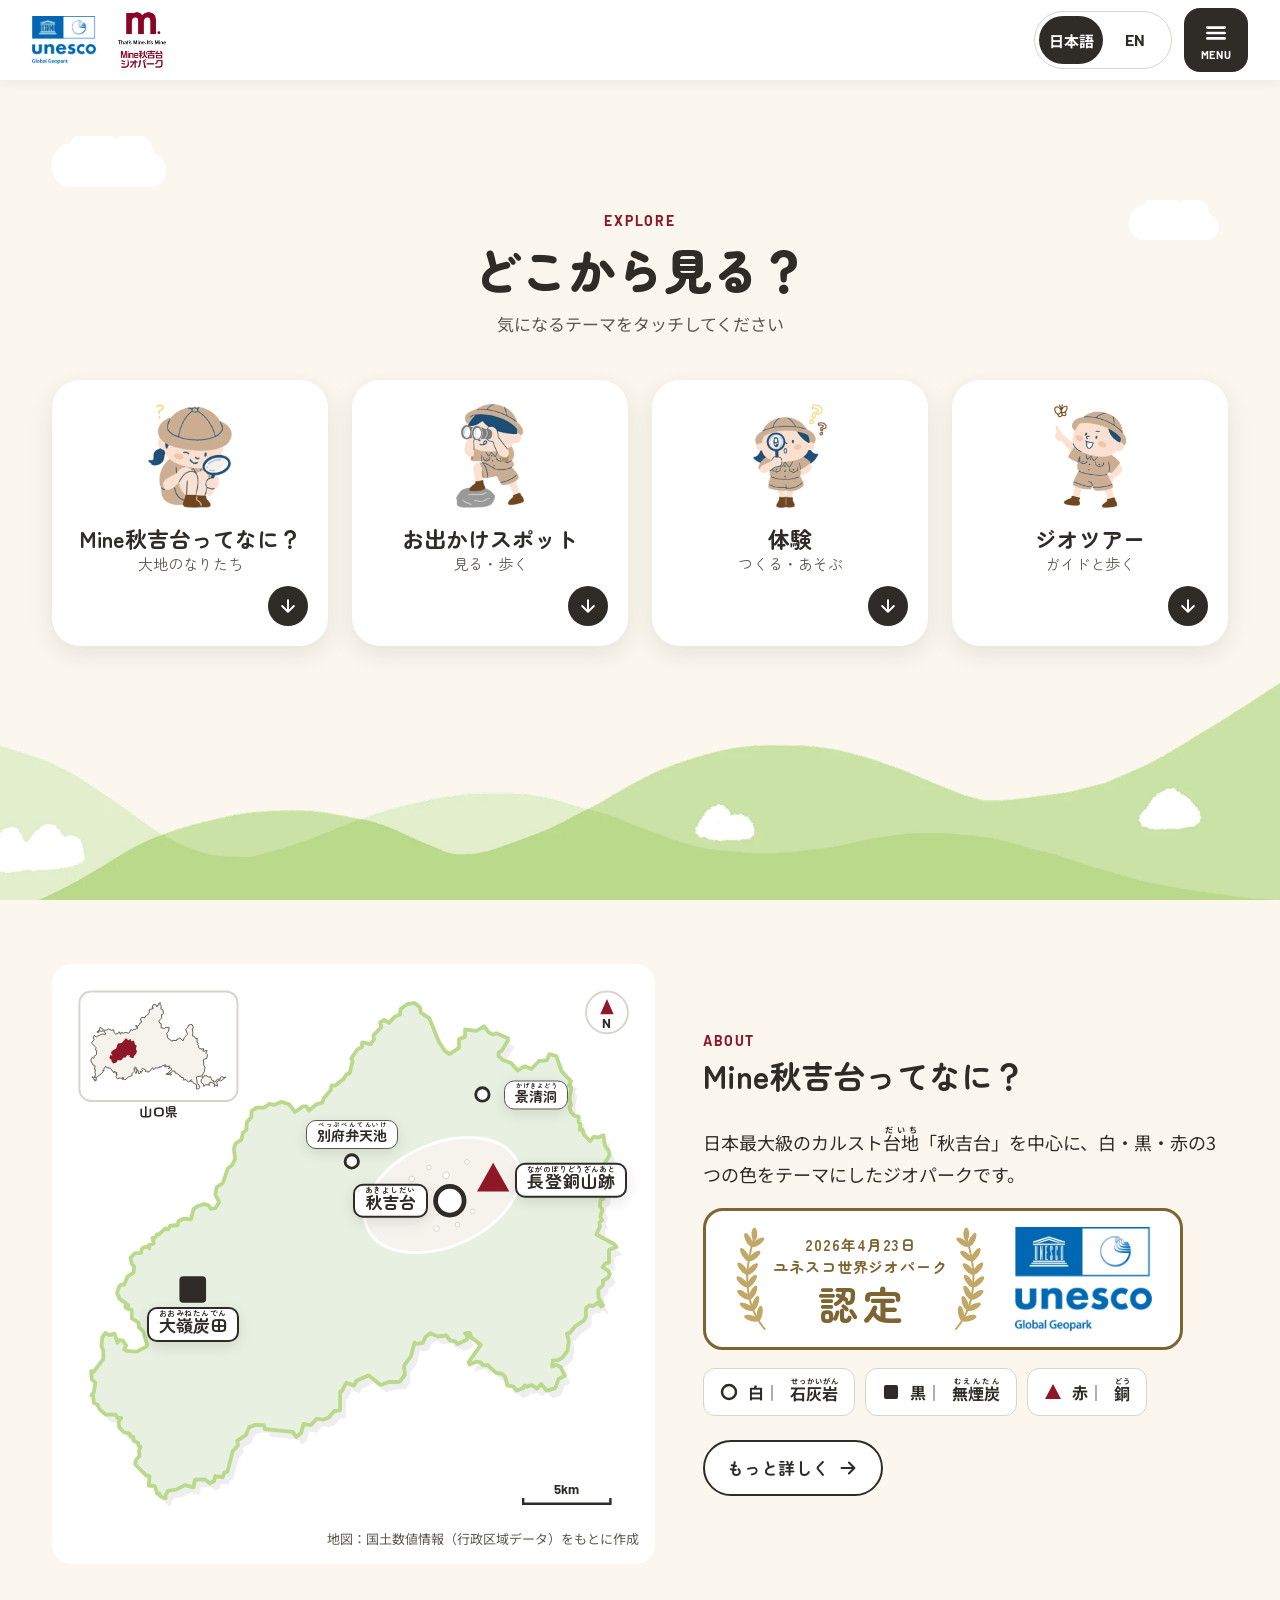
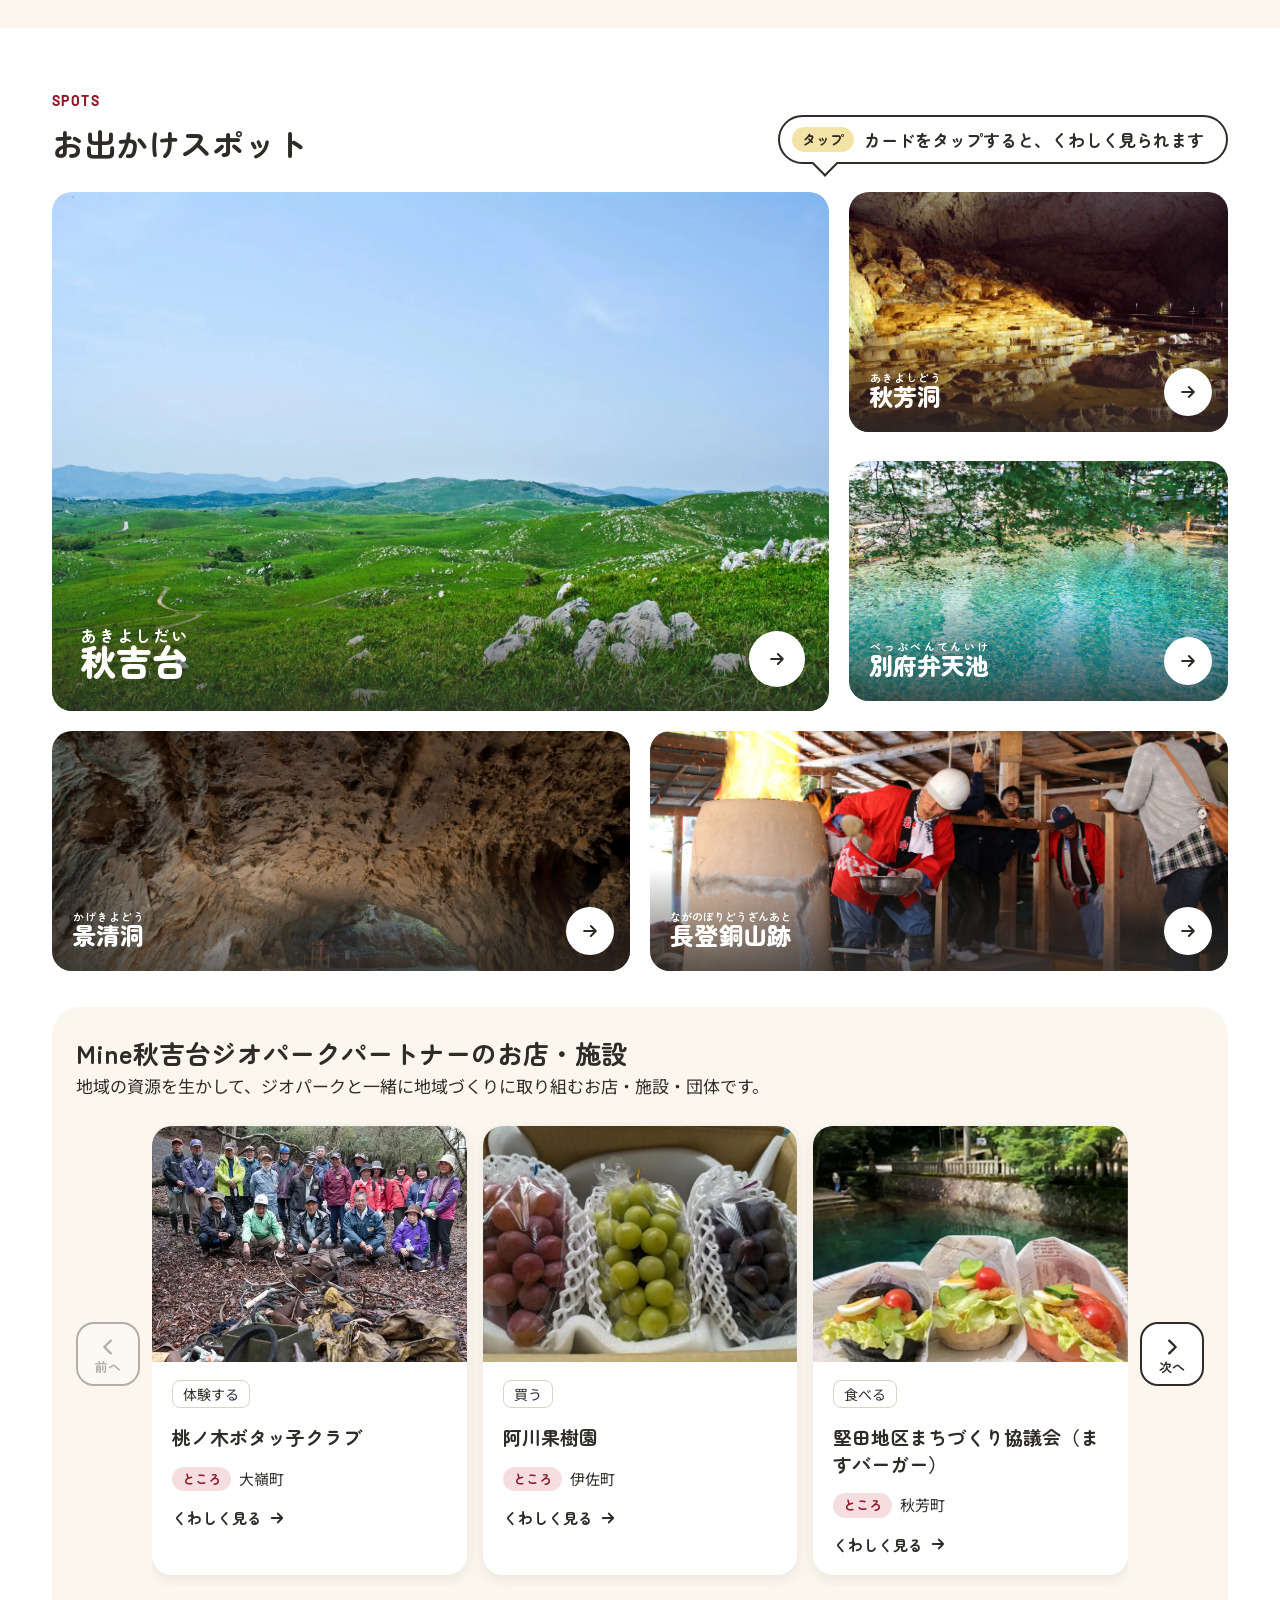
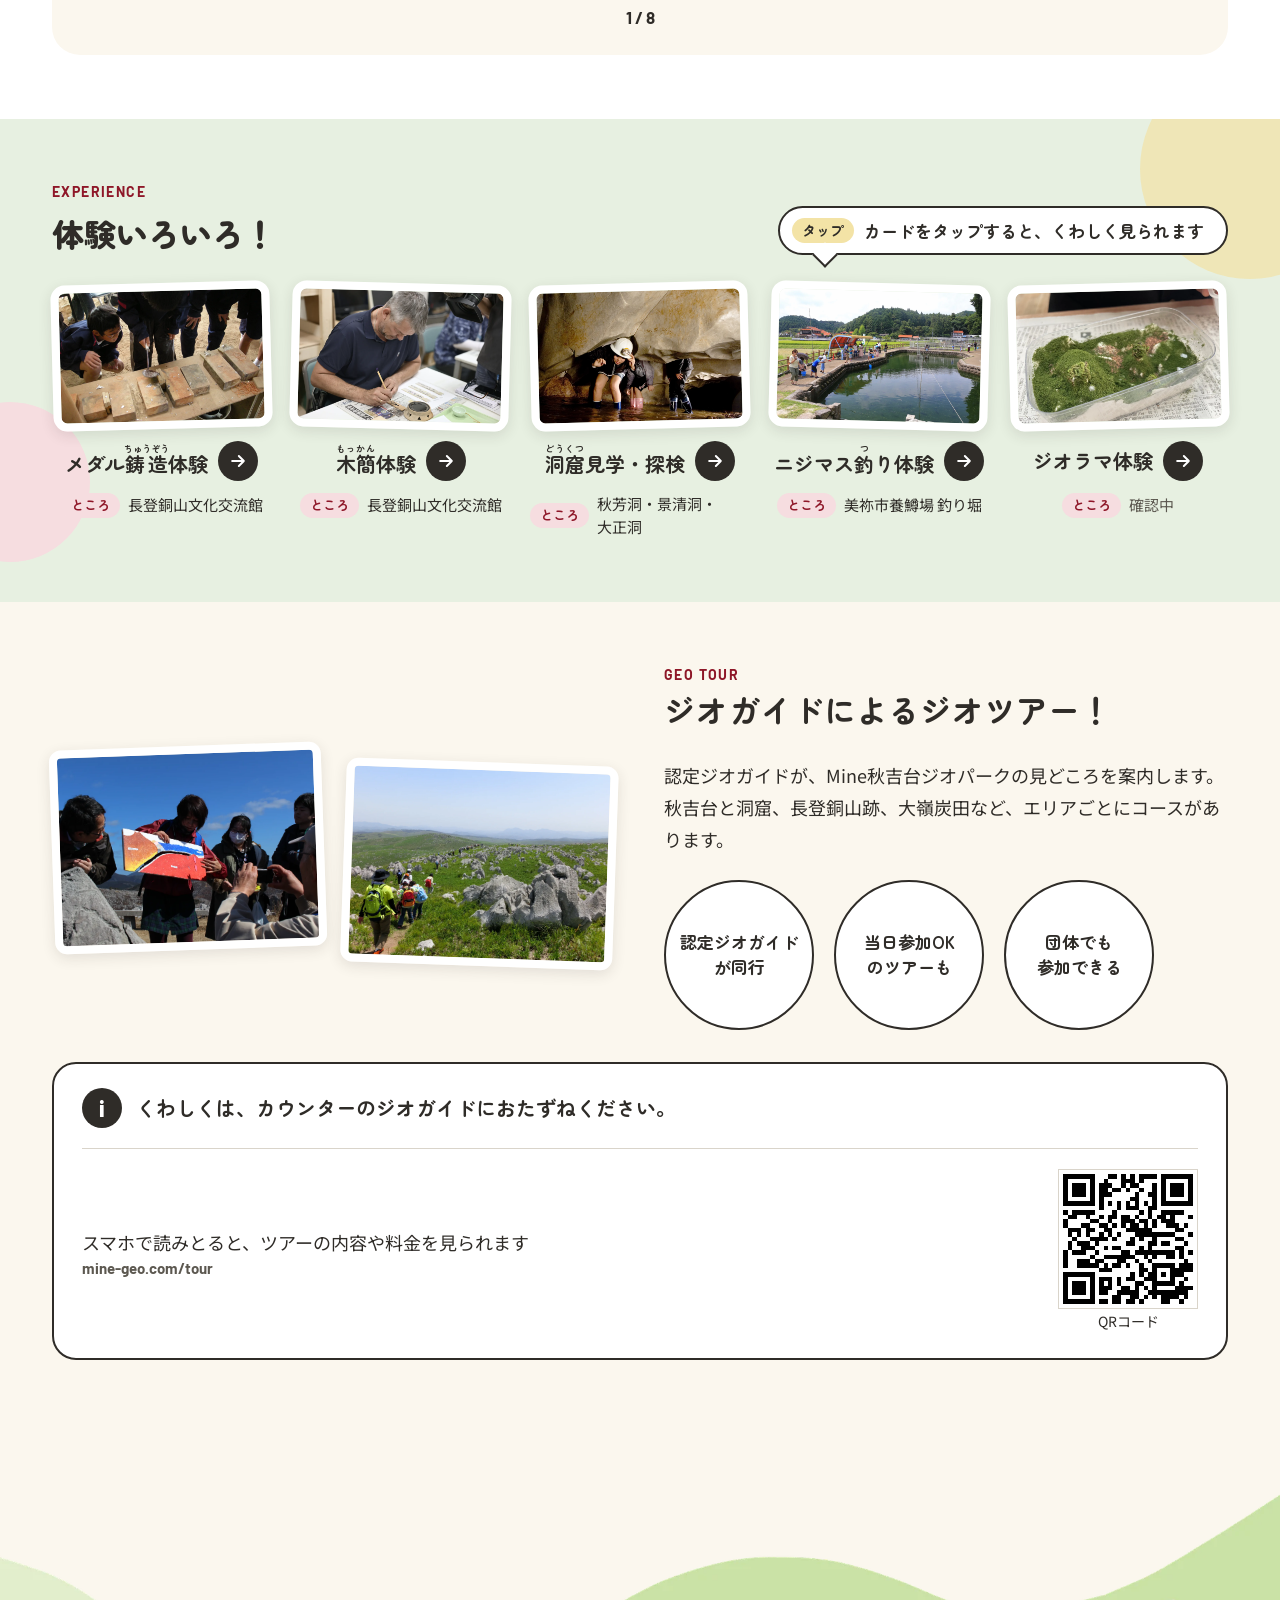
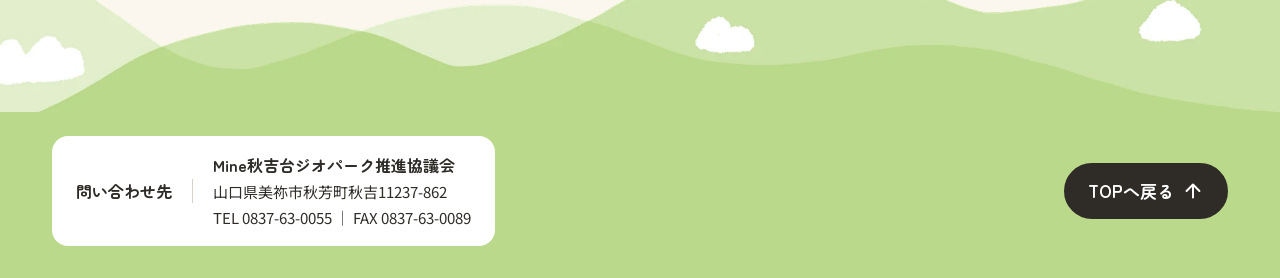
<file: explore.html>
<!doctype html>
<html lang="ja">
<head>
  <meta charset="utf-8">
  <meta name="viewport" content="width=device-width, initial-scale=1, viewport-fit=cover">
  <!-- iPad: opened from the Home Screen icon, runs full screen without the Safari URL bar -->
  <meta name="apple-mobile-web-app-capable" content="yes">
  <meta name="apple-mobile-web-app-status-bar-style" content="default">
  <meta name="apple-mobile-web-app-title" content="Mine秋吉台">
  <link rel="manifest" href="manifest.webmanifest"> <!-- scope ./ = every page stays inside the full-screen app -->
  <title>Mine秋吉台ジオパーク｜どこから見る？</title>
  <link rel="preconnect" href="https://fonts.googleapis.com">
  <link rel="preconnect" href="https://fonts.gstatic.com" crossorigin>
  <link rel="stylesheet" href="https://fonts.googleapis.com/css2?family=Barlow:wght@600;700;800&family=Noto+Sans+JP:wght@400;700&family=Zen+Maru+Gothic:wght@500;700;900&display=swap">
<style>
/* Page 1 – Explore. One self-contained file: tokens (copy of src/css/tokens.css) + page styles.
   Information sits on flat white/cream surfaces; decoration (clouds, hills, 探検隊) on edges only. */
:root {
  --red: #8E1728; --red-deep: #5E0F1A;
  --ink: #2F2C28; --ink-soft: #5C5850;
  --paper: #FFFFFF; --cream: #F6F3EC; --cream-warm: #FBF7EE;
  --grass: #BAD98A; --leaf: #E7F0E1; --leaf-menu: #DCEBD2;
  --line: #D9D4CA; --focus: #FFD84D;
  --tag: #F3E3A6; --pink: #F6DDE0;
  --gold: #7D6431; --gold-leaf: #C2A867;
  --f-display: 'Zen Maru Gothic', 'Hiragino Maru Gothic ProN', 'Noto Sans JP', sans-serif;
  --f-body: 'Noto Sans JP', 'Hiragino Sans', sans-serif;
  --f-latin: 'Barlow', 'Helvetica Neue', Arial, sans-serif;
  --fs-body: 18px; --lh-body: 1.8;
  --tap: 48px;
  --r-card: 20px;
  --shadow-soft: 0 4px 14px rgba(47, 44, 40, .12);
  --hdr: 80px;
  --pad: 32px;
  color-scheme: light;
}

*, *::before, *::after { box-sizing: border-box; }
@media (prefers-reduced-motion: no-preference) {
  html, .track { scroll-behavior: smooth; }
}
body {
  margin: 0; background: var(--cream-warm); color: var(--ink);
  font: var(--fs-body)/var(--lh-body) var(--f-body);
  -webkit-tap-highlight-color: transparent;
}
img { max-width: 100%; display: block; }
h1, h2, h3, p, ul { margin: 0; }
ul { padding: 0; list-style: none; }
a { color: inherit; }
button { font: inherit; color: inherit; }
:focus-visible { outline: 4px solid var(--focus); outline-offset: 3px; }
rt { font-size: .45em; font-weight: 700; }
section { scroll-margin-top: var(--hdr); }
.wrap { max-width: 1240px; margin: 0 auto; padding: 64px var(--pad); }

/* ---------- header ---------- */
.top {
  position: sticky; top: 0; z-index: 10; height: var(--hdr);
  display: flex; align-items: center; justify-content: space-between; gap: 12px;
  padding: 0 max(var(--pad), env(safe-area-inset-right, 0px)) 0 max(var(--pad), env(safe-area-inset-left, 0px));
  background: var(--paper); box-shadow: 0 2px 12px rgba(47, 44, 40, .08);
}
.brand { display: flex; align-items: center; gap: 14px; }
.brand img { height: 48px; width: auto; }
.brand .logo-sq { height: 64px; } /* square logo: taller so its text stays readable */
.tools { display: flex; align-items: center; gap: 12px; }
.lang { display: flex; padding: 4px; background: var(--paper); border: 1px solid var(--line); border-radius: 999px; }
.lang button {
  min-width: 64px; height: var(--tap); border: 0; border-radius: 999px;
  background: transparent; cursor: pointer; font-weight: 700; font-size: 15px; white-space: nowrap;
}
.lang button[aria-pressed="true"] { background: var(--ink); color: var(--paper); }
.lang button[lang="en"] { font-family: var(--f-latin); font-size: 16px; }
.pill {
  display: inline-flex; align-items: center; gap: 8px; min-height: 56px; padding: 0 22px;
  border: 2px solid var(--ink); border-radius: 999px; background: var(--paper);
  font: 700 17px/1.2 var(--f-display); text-decoration: none; cursor: pointer; white-space: nowrap;
}
.pill svg { width: 22px; height: 22px; flex: none; fill: none; stroke: currentColor; stroke-width: 2.2; stroke-linecap: round; stroke-linejoin: round; }

/* ---------- section heads ---------- */
.kicker { display: block; font: 700 14px var(--f-latin); letter-spacing: .1em; color: var(--red); }
.head { display: flex; flex-direction: column; gap: 6px; margin-bottom: 28px; }
.head h2 { font: 700 32px/1.3 var(--f-display); }

/* ---------- hub (one view) ---------- */
.hub {
  position: relative; overflow: hidden; min-height: max(620px, calc(100svh - var(--hdr)));
  display: flex; flex-direction: column; align-items: center; justify-content: center; gap: 40px;
  padding: 48px var(--pad) 170px; background: var(--cream-warm);
}
.hub-title { position: relative; text-align: center; display: flex; flex-direction: column; align-items: center; gap: 10px; }
.hub-title .kicker { letter-spacing: .14em; }
.hub-title h1 { font: 900 48px/1.25 var(--f-display); }
.hub-title p { font-size: 17px; color: var(--ink-soft); }
.tiles { position: relative; z-index: 1; width: 100%; max-width: 756px; display: grid; grid-template-columns: repeat(2, minmax(0, 1fr)); gap: 24px; }
.tile {
  position: relative; min-height: 260px; padding: 24px 20px;
  display: flex; flex-direction: column; align-items: center; justify-content: center; gap: 16px;
  background: var(--paper); border-radius: 28px; box-shadow: 0 8px 24px rgba(47, 44, 40, .10);
  text-decoration: none; text-align: center;
}
.tile img { height: 120px; width: auto; }
.tile b { font: 700 22px/1.35 var(--f-display); }
.tile small { display: block; font-size: 15px; color: var(--ink-soft); font-weight: 400; }
.tile .go {
  position: absolute; right: 20px; bottom: 20px; width: 40px; height: 40px; border-radius: 50%;
  display: grid; place-items: center; background: var(--ink); color: var(--paper);
}
.go svg { width: 20px; height: 20px; fill: none; stroke: currentColor; stroke-width: 2.4; stroke-linecap: round; stroke-linejoin: round; }
.cloud { position: absolute; fill: var(--paper); pointer-events: none; }
.cloud--l { left: 40px; top: 56px; width: 140px; }
.cloud--r { right: 50px; top: 120px; width: 110px; }
.hills { position: absolute; left: 50%; bottom: 0; transform: translateX(-50%); width: max(130%, 1100px); max-width: none; pointer-events: none; }

/* ---------- ABOUT ---------- */
.about { background: var(--cream-warm); }
.about .wrap { display: grid; gap: 28px; }
.map { order: 1; margin: 0; background: var(--paper); border-radius: var(--r-card); padding: 16px; } /* iPad/phone: text first, map below */
.map-in { position: relative; }
.map svg { width: 100%; height: auto; display: block; }
.map svg text { font: 700 14px var(--f-latin); fill: var(--ink); }
.m-shadow { fill: rgba(47, 44, 40, .08); }
.m-karst { fill: var(--cream); stroke: var(--paper); stroke-width: 3; } /* 秋吉台 plateau (illustrative extent) */
.m-rocks { fill: var(--paper); stroke: var(--line); stroke-width: 1; } /* limestone 「羊の群れ」 */
.m-spot { fill: var(--paper); stroke: var(--ink); stroke-width: 3; }
.m-north circle { fill: var(--paper); stroke: var(--line); stroke-width: 2; }
.m-north path { fill: var(--red); }
.m-scale path { fill: none; stroke: var(--ink); stroke-width: 2.5; }
.m-inset rect { fill: var(--paper); stroke: var(--line); stroke-width: 2; }
.m-pref { fill: var(--cream); stroke: var(--ink-soft); stroke-width: 1; }
.lab { /* place names as white stickers (HTML, so the text stays readable when the map scales down) */
  position: absolute; padding: 2px 10px; background: var(--paper); border: 2px solid var(--ink); border-radius: 10px;
  font: 700 15px/1.5 var(--f-display); white-space: nowrap; box-shadow: var(--shadow-soft);
}
.lab--main { font-size: 17px; }
.lab--minor { border-width: 1px; border-color: var(--ink-soft); font-size: 14px; }
.lab--l { transform: translate(calc(-100% - 22px), -50%); }
.lab--r { transform: translate(22px, -50%); }
.lab--b { transform: translate(-50%, 18px); }
.lab--t { transform: translate(-50%, calc(-100% - 12px)); }
.lab-inset { position: absolute; transform: translate(-50%, 2px); font: 700 13px/1.4 var(--f-display); }
.map figcaption { margin-top: 8px; font-size: 13px; line-height: 1.5; color: var(--ink-soft); text-align: right; }
/* 認定 badge: gold laurel branches around the date and 認定 */
.laurel { display: inline-flex; align-items: center; gap: 4px; color: var(--gold); text-align: center; }
.laurel small { display: block; font: 700 15px/1.5 var(--f-display); letter-spacing: .06em; }
.laurel b { display: block; margin-top: 2px; font: 700 40px/1.1 var(--f-display); letter-spacing: .12em; padding-left: .12em; }
.laurel .leaf { flex: none; width: calc(var(--cert-h) * 34 / 102); height: var(--cert-h); fill: var(--gold-leaf); color: var(--gold-leaf); }
.laurel .leaf--r { transform: scaleX(-1); }
.cert { --cert-h: 104px; display: flex; flex-wrap: wrap; justify-content: center; align-items: center; gap: 12px 28px; width: fit-content; max-width: 100%; margin-top: 18px; padding: 16px 28px; background: var(--paper); border: 3px solid var(--gold); border-radius: var(--r-card); box-shadow: var(--shadow-sticker); }
.cert-logo { width: auto; height: var(--cert-h); } /* same height as the laurel */
@media (max-width: 600px) { .laurel b { font-size: 32px; } .laurel small { font-size: 14px; } .cert { --cert-h: 84px; gap: 12px 16px; padding: 14px 16px; } }
.chips { display: flex; flex-wrap: wrap; gap: 10px; margin-top: 18px; }
.chips li {
  display: inline-flex; align-items: center; gap: 10px; min-height: var(--tap); padding: 0 16px;
  background: var(--paper); border: 1px solid var(--line); border-radius: 12px; font-size: 16px; font-weight: 700;
}
.mark { width: 18px; height: 18px; flex: none; }
.more { margin-top: 24px; }
.m-white { fill: var(--paper); stroke: var(--ink); }
.m-black { fill: var(--ink); }
.m-red { fill: var(--red); }
.m-land { fill: var(--leaf); stroke: var(--grass); stroke-width: 4; stroke-linejoin: round; }

/* ---------- spots ---------- */
.spots { background: var(--paper); }
.spot-grid { display: grid; grid-template-columns: repeat(2, minmax(0, 1fr)); gap: 20px; }
.spot { position: relative; height: 240px; border-radius: var(--r-card); overflow: hidden; background: var(--line); }
.spot--main { grid-column: 1 / -1; height: 380px; }
.spot img { width: 100%; height: 100%; object-fit: cover; }
.spot h3 {
  position: absolute; inset: auto 0 0 0; padding: 48px 20px 18px;
  background: linear-gradient(transparent, rgba(47, 44, 40, .75));
  color: var(--paper); font: 900 24px/1.5 var(--f-display);
}
.spot--main h3 { padding: 60px 28px 24px; font-size: 36px; }
.spot a { display: block; height: 100%; color: inherit; text-decoration: none; }
.spot .go { position: absolute; right: 16px; bottom: 16px; width: 48px; height: 48px; border-radius: 50%; display: grid; place-items: center; background: var(--paper); color: var(--ink); }
.spot--main .go { right: 24px; bottom: 24px; width: 56px; height: 56px; }
.head-row { display: flex; align-items: flex-end; justify-content: space-between; gap: 16px; flex-wrap: wrap; }
.hint {
  position: relative; display: inline-flex; align-items: center; gap: 10px; padding: 10px 22px 10px 12px;
  background: var(--paper); border: 2px solid var(--ink); border-radius: 999px; font: 700 17px/1.4 var(--f-display);
}
.hint i { flex: none; padding: 2px 10px; border-radius: 999px; background: var(--tag); font: 700 14px/1.5 var(--f-display); font-style: normal; }
.hint::after { /* bubble tail */
  content: ""; position: absolute; left: 36px; bottom: -11px; width: 18px; height: 18px; background: var(--paper);
  border-right: 2px solid var(--ink); border-bottom: 2px solid var(--ink); transform: rotate(45deg);
}

/* partner band (案A) */
.partners { margin-top: 36px; background: var(--cream-warm); border-radius: 28px; padding: 28px 24px; display: flex; flex-direction: column; gap: 20px; }
.partners h3 { font: 700 26px/1.4 var(--f-display); }
.partners p { font-size: 17px; }
.carousel { display: flex; align-items: center; gap: 12px; }
.arrow {
  flex: none; width: 64px; height: 64px; border-radius: 18px; border: 2px solid var(--ink);
  display: flex; flex-direction: column; align-items: center; justify-content: center; gap: 2px;
  background: var(--paper); cursor: pointer; font: 700 13px/1 var(--f-display);
}
.arrow svg { width: 22px; height: 22px; fill: none; stroke: currentColor; stroke-width: 2.6; stroke-linecap: round; stroke-linejoin: round; }
.arrow:disabled { opacity: .35; cursor: default; }
.track {
  --per: 2; --gap: 16px;
  flex: 1; min-width: 0; display: flex; gap: var(--gap); overflow-x: auto; scroll-snap-type: x mandatory;
  scrollbar-width: none; padding: 4px 0 12px;
}
.track::-webkit-scrollbar { display: none; }
.pcard {
  flex: 0 0 calc((100% - var(--gap) * (var(--per) - 1)) / var(--per)); scroll-snap-align: start;
  background: var(--paper); border-radius: var(--r-card); overflow: hidden;
  box-shadow: 0 4px 14px rgba(47, 44, 40, .08);
}
.pcard button { display: flex; flex-direction: column; width: 100%; height: 100%; padding: 0; border: 0; background: none; text-align: left; cursor: pointer; }
.pcard button:focus-visible { outline-offset: -4px; } /* the card clips its outline */
.pcard .fig { position: relative; display: block; width: 100%; aspect-ratio: 4 / 3; background: var(--cream); }
.pcard .fig img { position: absolute; inset: 0; width: 100%; height: 100%; object-fit: cover; }
.pcard .pbody { padding: 18px 20px 20px; display: flex; flex-direction: column; gap: 16px; } /* roomy for easy reading */
.cat { align-self: flex-start; padding: 2px 10px; border: 1px solid var(--line); border-radius: 8px; font-size: 14px; line-height: 1.6; }
.pcard b { font: 700 19px/1.4 var(--f-display); }
.pcard .more-p { display: inline-flex; align-items: center; gap: 6px; margin-top: auto; font: 700 15px/1.4 var(--f-display); }
.pcard .more-p svg { width: 18px; height: 18px; fill: none; stroke: currentColor; stroke-width: 2.4; stroke-linecap: round; stroke-linejoin: round; }
/* partner popup */
.pdlg { width: min(560px, calc(100% - 32px)); max-height: calc(100% - 32px); border-radius: 24px; }
.dlg-in { padding: 20px 24px 24px; display: flex; flex-direction: column; gap: 14px; }
.dlg-top { display: flex; align-items: flex-start; justify-content: space-between; gap: 16px; }
.dlg-top h2 { font: 700 22px/1.45 var(--f-display); }
.pd-photo { width: 100%; aspect-ratio: 16 / 9; object-fit: cover; border-radius: 16px; background: var(--cream); }
.pd-hours { display: flex; gap: 8px; font-size: 16px; }
.pd-hours[hidden] { display: none; }
.pd-hours svg { flex: none; width: 22px; height: 22px; margin-top: 4px; fill: none; stroke: var(--ink); stroke-width: 2; stroke-linecap: round; stroke-linejoin: round; }
.carry { display: flex; gap: 18px; align-items: center; padding: 14px 18px; background: var(--cream); border-radius: 16px; }
.carry img { width: 112px; height: 112px; flex: none; background: var(--paper); }
.carry b { display: block; font: 700 18px/1.5 var(--f-display); }
.carry small { font-size: 14px; color: var(--ink-soft); }
.count { text-align: center; font: 700 16px var(--f-latin); }

/* ---------- 体験 (pop allowed) ---------- */
.exp { position: relative; background: var(--leaf); overflow: hidden; }
.exp::before, .exp::after { /* colour blobs on the edges */
  content: ""; position: absolute; border-radius: 50%; pointer-events: none;
}
.exp::before { width: 220px; height: 220px; right: -80px; top: -60px; background: var(--tag); opacity: .7; }
.exp::after { width: 160px; height: 160px; left: -70px; bottom: 40px; background: var(--pink); }
.exp .wrap { position: relative; z-index: 1; } /* cards above the blobs */
.exp .head h2 { font-weight: 900; }
.exp-grid { display: grid; grid-template-columns: repeat(2, minmax(0, 1fr)); gap: 36px 24px; }
.ecard { display: flex; flex-direction: column; align-items: center; gap: 12px; color: inherit; text-decoration: none; }
.ename { display: flex; align-items: center; gap: 10px; }
.ename .go { flex: none; width: 40px; height: 40px; border-radius: 50%; display: grid; place-items: center; background: var(--ink); color: var(--paper); }
.ecard img {
  width: 100%; aspect-ratio: 3 / 2; object-fit: cover; border: 8px solid var(--paper); border-radius: 14px;
  box-shadow: var(--shadow-soft); transform: rotate(-1.5deg);
}
li:nth-child(even) > .ecard img { transform: rotate(1.5deg); }
.tbd { color: var(--ink-soft); }
.exp-grid > li:last-child:nth-child(odd) { grid-column: 1 / -1; justify-self: center; width: calc(50% - 12px); } /* 2 columns: the 5th card sits centred */
.ecard h3 { font: 700 20px/1.4 var(--f-display); text-align: center; }
.where { display: flex; align-items: center; gap: 8px; font-size: 15px; line-height: 1.5; }
.nw { white-space: nowrap; } /* break only between place names */
.where i { flex: none; padding: 2px 10px; border-radius: 999px; background: var(--pink); color: var(--red); font: 700 13px/1.6 var(--f-display); font-style: normal; }

/* ---------- ジオツアー ---------- */
.tour { background: var(--cream-warm); }
.tour-body { display: grid; gap: 32px; }
.photos { display: grid; grid-template-columns: 1fr 1fr; gap: 20px; }
.photos img { width: 100%; aspect-ratio: 4 / 3; object-fit: cover; border: 8px solid var(--paper); border-radius: 12px; box-shadow: var(--shadow-soft); transform: rotate(-2deg); }
.photos img + img { transform: rotate(2deg) translateY(16px); }
.feats { display: flex; justify-content: center; gap: 20px; margin-top: 24px; }
.feats li {
  width: 150px; height: 150px; border-radius: 50%; border: 2px solid var(--ink); background: var(--paper);
  display: grid; place-items: center; text-align: center; font: 700 17px/1.45 var(--f-display);
}
.info { margin-top: 32px; background: var(--paper); border: 2px solid var(--ink); border-radius: 24px; padding: 24px 28px; }
.info-ask { display: flex; align-items: center; gap: 14px; padding-bottom: 20px; border-bottom: 1px solid var(--line); font: 700 20px/1.5 var(--f-display); }
.info-ask i { flex: none; width: 40px; height: 40px; border-radius: 50%; display: grid; place-items: center; background: var(--ink); color: var(--paper); font: 800 22px var(--f-latin); font-style: normal; }
.info-qr { display: flex; align-items: center; justify-content: space-between; gap: 24px; padding-top: 20px; }
.info-qr p small { display: block; font: 700 15px var(--f-latin); color: var(--ink-soft); }
.info-qr figure { margin: 0; flex: none; text-align: center; font-size: 14px; }
.info-qr figure img { width: 140px; height: 140px; border: 1px solid var(--line); }

/* ---------- footer ---------- */
.foot { position: relative; overflow-x: clip; background: var(--grass); margin-top: max(22.5vw, 190px); } /* = hills height, so they never cover content */
.foot .hills { bottom: 100%; }
.foot .wrap { display: flex; align-items: center; justify-content: space-between; gap: 20px; flex-wrap: wrap; padding-top: 24px; padding-bottom: calc(32px + env(safe-area-inset-bottom, 0px)); }
.contact { display: flex; align-items: center; gap: 20px; background: var(--paper); border-radius: 16px; padding: 16px 24px; font-size: 15px; line-height: 1.7; }
.contact > b { flex: none; padding-right: 20px; border-right: 1px solid var(--line); font: 700 16px var(--f-display); }
.contact p b { font-family: var(--f-display); font-size: 16px; }
.pill--dark { background: var(--ink); color: var(--paper); border-color: var(--ink); }

/* ---------- PC ---------- */
@media (min-width: 1024px) {
  .tiles { max-width: 1176px; grid-template-columns: repeat(4, minmax(0, 1fr)); }
  .tile { min-height: 240px; padding-bottom: 72px; } /* clear the round arrow */
  .tile img { height: 104px; }
  .about .wrap { grid-template-columns: 1.15fr 1fr; align-items: center; gap: 48px; }
  .map { order: 0; }
  .spot-grid { grid-template-columns: repeat(6, minmax(0, 1fr)); }
  .spot { grid-column: span 2; }
  .spot--main { grid-column: 1 / span 4; grid-row: span 2; height: auto; min-height: 500px; }
  .spot:nth-child(4), .spot:nth-child(5) { grid-column: span 3; }
  .track { --per: 3; }
  .exp-grid { grid-template-columns: repeat(5, minmax(0, 1fr)); gap: 36px 20px; }
  .exp-grid > li:last-child:nth-child(odd) { grid-column: auto; justify-self: stretch; width: auto; }
  .tour-body { grid-template-columns: 1fr 1fr; align-items: center; gap: 48px; }
  .feats { justify-content: flex-start; }
}

/* ---------- phones ---------- */
@media (max-width: 600px) {
  :root { --pad: 16px; --hdr: 64px; }
  .brand img { height: 34px; }
  .brand .logo-sq { height: 52px; }
  .brand img:first-child { display: none; }
  .lang button { min-width: 48px; padding: 0 8px; font-size: 14px; }
  .hub { padding-bottom: 140px; gap: 28px; }
  .hub-title h1 { font-size: 36px; }
  .tiles { gap: 14px; }
  .tile { min-height: 200px; padding: 16px 10px; }
  .tile .go { display: none; }
  .tile img { height: 84px; }
  .tile b { font-size: 18px; }
  .cloud { display: none; }
  .head h2 { font-size: 26px; }
  .spot-grid, .exp-grid { grid-template-columns: 1fr; }
  .exp-grid > li:last-child:nth-child(odd) { grid-column: auto; justify-self: stretch; width: auto; }
  .spot--main { height: 280px; }
  .spot--main h3 { font-size: 30px; }
  .partners { padding: 22px 14px; }
  .m-minor, .lab--minor { display: none; } /* phone: only the 3 colour sites, so labels don't collide */
  .lab { padding: 1px 6px; font-size: 13px; }
  .lab--main { font-size: 14px; }
  .lab--up { transform: translate(-50%, calc(-100% - 22px)); } /* phone: 長登 label above its pin, inside the map */
  .map { padding: 10px; }
  .arrow { width: 56px; height: 56px; }
  .track { --per: 1; }
  .photos img + img { transform: rotate(2deg); }
  .feats { gap: 10px; }
  .feats li { width: 104px; height: 104px; font-size: 13px; }
  .info { padding: 20px 18px; }
  .info-qr { flex-direction: column; align-items: flex-start; }
  .contact { flex-direction: column; align-items: flex-start; gap: 8px; }
  .contact > b { border: 0; padding: 0; }
}

/* ---------- kiosk idle reset (identical block in every page except Welcome) ---------- */
.idle { width: min(460px, calc(100% - 32px)); border-radius: 24px; text-align: center; }
.idle-in { padding: 28px 24px 32px; display: flex; flex-direction: column; align-items: center; gap: 16px; }
.idle h2 { font: 700 22px/1.45 var(--f-display); }
.idle b { font: 800 28px/1 var(--f-latin); }
.idle .primary { min-height: 64px; background: var(--red); color: var(--paper); border-color: var(--red); box-shadow: 0 5px 0 var(--red-deep); }
img, a { -webkit-touch-callout: none; } /* kiosk: no long-press 「画像を保存」/link menu */
/* ---------- press feedback (identical block in every page except Welcome): buttons and cards dip while pressed ---------- */
:is(.pill, .arrow, .menu-btn, .x, .lang button, .play, .totoc, .more, .themes a, .tile, .spot, .ecard, .pcard, .rel a, .next a, .toc a) { -webkit-tap-highlight-color: transparent; }
@media (prefers-reduced-motion: no-preference) {
  :is(.pill, .arrow, .menu-btn, .x, .lang button, .play, .totoc, .themes a, .tile, .spot, .ecard, .pcard, .rel a, .next a, .toc a) { transition: transform .12s ease, box-shadow .12s ease; }
}
:is(.pill, .arrow, .menu-btn, .x, .lang button, .play, .totoc):not(:disabled):active { transform: scale(.95); }
:is(.themes a, .tile, .spot, .ecard, .pcard, .rel a, .next a, .toc a):active { transform: scale(.97); } /* .spot/.pcard: the clipped card shrinks as a whole */
.pill.primary:not(:disabled):active { transform: translateY(4px); box-shadow: 0 1px 0 var(--red-deep); } /* red button sinks into its shadow */
/* ---------- popup menu (identical block in every page except Welcome) ---------- */
.menu-btn {
  flex: none; width: 64px; height: 64px; border: 0; border-radius: 16px; background: var(--ink); color: var(--paper);
  display: flex; flex-direction: column; align-items: center; justify-content: center; gap: 3px; cursor: pointer;
  font: 700 11px/1 var(--f-latin); letter-spacing: .06em;
}
.menu-btn svg, .x svg, .arr svg { width: 26px; height: 26px; fill: none; stroke: currentColor; stroke-width: 2.4; stroke-linecap: round; stroke-linejoin: round; }
dialog { padding: 0; border: 0; color: var(--ink); background: var(--paper); }
dialog::backdrop { background: rgba(47, 44, 40, .45); }
.menu {
  width: min(560px, calc(100% - 32px)); max-height: calc(100% - 16px); margin: 8px 16px auto auto;
  border-radius: 24px; box-shadow: 0 16px 40px rgba(47, 44, 40, .25);
}
.menu-in { padding: 24px; display: flex; flex-direction: column; gap: 20px; }
.menu-top { display: flex; align-items: center; justify-content: space-between; gap: 12px; }
.x {
  flex: none; width: 72px; height: 72px; border: 0; border-radius: 18px; background: var(--ink); color: var(--paper);
  display: flex; flex-direction: column; align-items: center; justify-content: center; gap: 4px; cursor: pointer;
  font: 700 13px/1 var(--f-display);
}
.themes { background: var(--leaf-menu); border-radius: 22px; padding: 16px 16px 18px; }
.themes-head { display: flex; align-items: center; justify-content: space-between; margin-bottom: 12px; }
.themes-head h2 { font: 700 19px/1.4 var(--f-display); }
.themes-head img { height: 52px; width: auto; }
.themes ul { display: grid; grid-template-columns: repeat(2, minmax(0, 1fr)); gap: 10px; }
.themes a {
  min-height: 112px; height: 100%; padding: 12px 14px; border-radius: 16px; background: var(--paper);
  display: flex; flex-direction: column; gap: 4px; text-decoration: none;
}
.ti { display: flex; align-items: center; justify-content: space-between; margin-bottom: 2px; }
.ti img { height: 44px; width: auto; }
.arr { width: 36px; height: 36px; border-radius: 50%; border: 2px solid var(--ink); display: grid; place-items: center; }
.arr svg { width: 18px; height: 18px; }
.themes b { font: 700 18px/1.4 var(--f-display); }
.themes small { font-size: 14px; color: var(--ink-soft); }
.settings { background: var(--cream); border-radius: 20px; padding: 14px 18px; display: flex; flex-direction: column; gap: 10px; }
.settings h2 { font: 700 16px/1.4 var(--f-display); }
.set { display: flex; align-items: center; justify-content: space-between; gap: 12px; font: 700 16px/1.4 var(--f-display); }
.set .lang button { min-width: 72px; font-size: 16px; }
.set [data-fs="l"] { font-size: 20px; }
.menu-qr { display: flex; align-items: center; gap: 16px; border-top: 1px solid var(--line); padding-top: 18px; }
.menu-qr img { width: 96px; height: 96px; flex: none; }
.menu-qr b { display: block; font: 700 17px/1.4 var(--f-display); }
.menu-qr small { font-size: 14px; color: var(--ink-soft); }
/* 文字の大きさ「大」: body 18 → ~22px, headings scale with it */
@media (min-width: 768px) { html[data-fs="l"] body { zoom: 1.2; } }
@media (max-width: 767px) { .set-fs { display: none; } } /* 大 needs room; phones pinch-zoom instead */ /* ponytail: zoom narrows the layout, so tablets/PC only; move sizes to rem if phones need 大 */
@media (max-width: 600px) {
  .menu { width: calc(100% - 16px); margin: 8px auto auto; }
  .top .menu-btn { width: 56px; height: 52px; }
  .menu-in { padding: 16px; gap: 16px; }
  .themes { padding: 12px; }
  .themes ul { gap: 8px; }
  .themes a { padding: 10px; }
  .themes b { font-size: 16px; }
  .ti img { height: 36px; }
}
</style>
</head>
<body>

<header class="top">
  <div class="brand">
    <img src="assets/img/logo-unesco.webp" alt="UNESCO Global Geopark">
    <img class="logo-sq" src="assets/img/logo-color.webp" alt="Mine秋吉台ジオパーク">
  </div>
  <div class="tools">
    <div class="lang" role="group" aria-label="言語 / Language">
      <button type="button" data-lang="ja" aria-pressed="true" lang="ja">日本語</button>
      <button type="button" data-lang="en" aria-pressed="false" lang="en">EN</button>
    </div>
    <button class="menu-btn" type="button" id="menu-open" aria-haspopup="dialog">
      <svg viewBox="0 0 24 24" aria-hidden="true"><path d="M4 7h16M4 12h16M4 17h16"/></svg>MENU
    </button>
  </div>
</header>


<main>
  <!-- HUB: one view -->
  <section class="hub" id="hub" aria-labelledby="hub-h">
    <svg class="cloud cloud--l" viewBox="0 0 160 60" aria-hidden="true"><path d="M30 58a26 26 0 0 1 4-50 30 30 0 0 1 52-4 26 26 0 0 1 44 16 20 20 0 0 1 0 38z"/></svg>
    <svg class="cloud cloud--r" viewBox="0 0 160 60" aria-hidden="true"><path d="M30 58a26 26 0 0 1 4-50 30 30 0 0 1 52-4 26 26 0 0 1 44 16 20 20 0 0 1 0 38z"/></svg>
    <div class="hub-title">
      <span class="kicker">EXPLORE</span>
      <h1 id="hub-h">どこから見る？</h1>
      <p>気になるテーマをタッチしてください</p>
    </div>
    <nav class="tiles" aria-label="テーマ">
      <a class="tile" href="#about"><img src="assets/img/chara-sit.webp" alt=""><b>Mine秋吉台ってなに？<small>大地のなりたち</small></b><span class="go" aria-hidden="true"><svg viewBox="0 0 24 24"><path d="M12 5v14M5 12l7 7 7-7"/></svg></span></a>
      <a class="tile" href="#spots"><img src="assets/img/chara-binoculars.webp" alt=""><b>お出かけスポット<small>見る・歩く</small></b><span class="go" aria-hidden="true"><svg viewBox="0 0 24 24"><path d="M12 5v14M5 12l7 7 7-7"/></svg></span></a>
      <a class="tile" href="#exp"><img src="assets/img/chara-loupe.webp" alt=""><b>体験<small>つくる・あそぶ</small></b><span class="go" aria-hidden="true"><svg viewBox="0 0 24 24"><path d="M12 5v14M5 12l7 7 7-7"/></svg></span></a>
      <a class="tile" href="#tour"><img src="assets/img/chara-point.webp" alt=""><b>ジオツアー<small>ガイドと歩く</small></b><span class="go" aria-hidden="true"><svg viewBox="0 0 24 24"><path d="M12 5v14M5 12l7 7 7-7"/></svg></span></a>
    </nav>
    <img class="hills" src="assets/img/hills-bottom.webp" alt="">
  </section>

  <!-- 1 ABOUT -->
  <section class="about" id="about" aria-labelledby="about-h">
    <div class="wrap">
      <!-- stylised map: pins placed by real relative position, each with its own shape + label -->
      <figure class="map" role="img" aria-label="美祢市の地図。秋吉台（白・石灰岩）、長登銅山跡（赤・銅）、大嶺炭田（黒・無煙炭）と、別府弁天池・景清洞の位置。左上は山口県の中の美祢市">
        <div class="map-in">
        <svg viewBox="0 0 600 568" aria-hidden="true">
          <path class="m-shadow" d="M102.4 541.0L102.5 544.1L99.6 543.6L96.1 541.5L96.2 539.2L93.8 539.4L91.1 531.6L84.8 531.1L85.6 521.0L82.0 520.2L70.6 508.8L71.3 504.2L75.2 499.6L74.5 494.5L76.2 490.3L74.0 489.1L73.6 486.1L68.9 483.9L68.6 479.8L65.9 479.6L64.4 476.3L58.4 474.7L53.8 469.9L53.1 464.5L55.9 459.9L52.1 460.0L50.1 456.5L39.6 456.5L32.8 450.4L30.9 445.9L27.2 444.1L26.4 437.0L24.7 436.1L27.2 432.8L28.8 423.0L25.0 419.3L24.3 410.7L26.6 411.8L37.2 397.8L37.0 388.9L35.1 384.5L36.0 375.2L39.3 370.6L43.2 372.9L48.9 371.4L52.0 380.8L54.1 378.1L57.6 378.7L61.0 383.9L59.1 387.9L61.6 389.4L72.2 390.3L82.1 385.0L83.2 383.1L78.9 368.9L74.6 364.9L73.8 359.7L67.1 355.4L66.8 346.5L62.1 345.2L63.5 341.5L60.3 343.7L60.7 339.5L54.3 335.0L51.5 328.6L53.6 322.1L56.2 319.7L59.0 320.1L62.4 311.8L68.9 307.1L69.5 300.9L67.0 298.2L65.6 292.0L70.0 287.2L76.8 286.6L77.3 282.5L79.6 280.8L83.7 279.6L85.3 281.6L85.1 278.4L90.1 276.6L88.7 271.0L91.5 270.6L93.5 267.0L95.3 267.4L102.2 260.8L105.1 262.1L107.3 258.1L115.2 257.3L116.1 253.4L121.1 250.7L129.1 251.3L131.7 240.8L135.9 237.6L143.0 235.4L147.5 236.6L150.0 240.4L154.9 239.6L158.7 233.1L154.7 225.3L156.1 217.7L162.7 213.2L167.7 198.1L172.3 194.4L175.4 188.3L174.3 176.6L176.1 171.7L182.1 167.7L183.8 160.1L187.1 157.7L187.8 149.3L192.5 143.9L192.8 137.6L197.8 134.0L206.1 134.0L211.6 130.1L216.2 131.2L224.3 128.0L232.2 130.5L238.5 138.7L246.5 132.8L250.7 132.8L253.0 137.1L261.2 130.3L267.1 128.9L268.5 124.1L276.0 115.5L276.8 110.6L280.6 110.8L289.6 103.7L292.4 99.1L295.8 98.1L299.0 84.8L297.4 82.6L304.2 72.4L308.7 70.6L308.9 65.6L318.1 67.3L321.3 62.2L320.7 58.3L329.0 49.5L327.7 44.7L332.1 41.7L337.0 45.1L343.4 38.5L348.6 36.2L349.3 30.4L357.0 25.0L364.0 24.3L369.4 28.4L370.6 34.2L379.6 40.3L389.1 64.4L395.9 74.5L400.6 77.8L410.6 71.3L410.7 61.9L416.9 59.7L417.0 51.9L428.9 53.5L437.0 48.6L442.1 55.2L446.4 57.4L449.8 55.8L461.9 61.2L462.2 63.4L455.5 74.3L452.5 76.0L451.9 79.7L456.4 84.0L465.0 86.9L472.2 95.0L479.9 90.5L486.7 93.5L494.7 85.0L502.7 84.5L505.7 77.8L512.9 79.8L518.3 95.9L528.3 106.5L526.3 110.4L528.6 113.5L526.6 125.0L528.3 131.3L526.4 133.1L528.2 138.8L531.9 142.5L536.2 143.5L536.3 149.4L538.1 150.8L537.4 157.3L540.3 157.0L541.6 162.0L548.2 169.3L551.9 164.7L556.8 165.4L562.4 163.0L563.9 173.8L567.8 179.5L568.7 183.9L559.5 199.4L563.9 208.0L565.9 219.2L562.9 223.3L563.9 225.5L561.9 230.1L559.4 230.8L558.6 237.4L561.2 241.3L559.0 248.5L560.9 252.2L558.0 254.9L558.7 258.7L554.9 267.3L573.4 277.3L576.0 280.4L568.1 283.3L568.2 296.7L564.7 297.4L561.3 301.5L566.9 305.1L569.0 308.8L566.6 313.2L561.8 315.6L561.8 320.2L556.9 325.3L557.2 333.5L561.8 341.8L560.2 342.9L556.0 339.0L551.6 342.4L547.7 341.7L544.0 344.5L543.9 353.7L541.6 357.8L532.7 363.6L526.9 370.7L523.9 371.3L525.9 379.4L524.4 389.7L519.0 396.7L514.6 399.2L509.0 399.4L508.5 406.0L512.5 404.2L517.4 406.4L521.8 415.4L515.3 419.0L511.6 428.6L502.8 431.3L496.9 424.3L492.7 429.1L487.0 425.4L481.5 427.3L479.8 425.9L477.4 429.0L471.2 431.0L467.9 427.1L461.4 425.7L459.0 416.6L455.9 413.7L449.4 412.5L440.6 404.3L435.6 404.8L433.6 401.5L428.7 400.8L421.6 403.8L420.7 401.4L433.6 383.1L423.3 375.3L421.9 370.6L417.1 371.1L419.9 375.0L418.7 377.7L409.2 382.2L406.5 379.4L401.3 378.4L397.2 373.2L388.3 374.4L380.5 370.9L375.4 374.9L372.6 381.2L365.9 382.2L363.9 380.8L360.1 395.3L352.9 404.9L353.7 414.8L348.5 421.9L337.2 422.2L328.3 425.3L315.8 415.2L302.9 420.9L300.3 426.0L292.2 423.0L287.8 431.6L285.8 432.2L285.7 451.9L279.7 452.7L273.9 459.5L267.9 461.8L261.4 460.7L254.9 467.4L247.3 466.1L244.9 475.5L239.7 479.9L236.0 474.6L206.7 471.7L205.7 467.4L196.5 467.2L190.3 469.8L186.8 477.9L177.7 483.8L178.5 488.7L173.0 494.9L167.5 516.3L164.1 517.4L162.5 522.2L154.7 520.9L153.3 526.4L148.8 528.5L143.4 524.4L133.4 524.7L131.7 532.8L123.0 530.5L113.4 535.2L105.0 536.4L102.4 541.0Z" transform="translate(6 8)"/>
          <path class="m-land" d="M102.4 541.0L102.5 544.1L99.6 543.6L96.1 541.5L96.2 539.2L93.8 539.4L91.1 531.6L84.8 531.1L85.6 521.0L82.0 520.2L70.6 508.8L71.3 504.2L75.2 499.6L74.5 494.5L76.2 490.3L74.0 489.1L73.6 486.1L68.9 483.9L68.6 479.8L65.9 479.6L64.4 476.3L58.4 474.7L53.8 469.9L53.1 464.5L55.9 459.9L52.1 460.0L50.1 456.5L39.6 456.5L32.8 450.4L30.9 445.9L27.2 444.1L26.4 437.0L24.7 436.1L27.2 432.8L28.8 423.0L25.0 419.3L24.3 410.7L26.6 411.8L37.2 397.8L37.0 388.9L35.1 384.5L36.0 375.2L39.3 370.6L43.2 372.9L48.9 371.4L52.0 380.8L54.1 378.1L57.6 378.7L61.0 383.9L59.1 387.9L61.6 389.4L72.2 390.3L82.1 385.0L83.2 383.1L78.9 368.9L74.6 364.9L73.8 359.7L67.1 355.4L66.8 346.5L62.1 345.2L63.5 341.5L60.3 343.7L60.7 339.5L54.3 335.0L51.5 328.6L53.6 322.1L56.2 319.7L59.0 320.1L62.4 311.8L68.9 307.1L69.5 300.9L67.0 298.2L65.6 292.0L70.0 287.2L76.8 286.6L77.3 282.5L79.6 280.8L83.7 279.6L85.3 281.6L85.1 278.4L90.1 276.6L88.7 271.0L91.5 270.6L93.5 267.0L95.3 267.4L102.2 260.8L105.1 262.1L107.3 258.1L115.2 257.3L116.1 253.4L121.1 250.7L129.1 251.3L131.7 240.8L135.9 237.6L143.0 235.4L147.5 236.6L150.0 240.4L154.9 239.6L158.7 233.1L154.7 225.3L156.1 217.7L162.7 213.2L167.7 198.1L172.3 194.4L175.4 188.3L174.3 176.6L176.1 171.7L182.1 167.7L183.8 160.1L187.1 157.7L187.8 149.3L192.5 143.9L192.8 137.6L197.8 134.0L206.1 134.0L211.6 130.1L216.2 131.2L224.3 128.0L232.2 130.5L238.5 138.7L246.5 132.8L250.7 132.8L253.0 137.1L261.2 130.3L267.1 128.9L268.5 124.1L276.0 115.5L276.8 110.6L280.6 110.8L289.6 103.7L292.4 99.1L295.8 98.1L299.0 84.8L297.4 82.6L304.2 72.4L308.7 70.6L308.9 65.6L318.1 67.3L321.3 62.2L320.7 58.3L329.0 49.5L327.7 44.7L332.1 41.7L337.0 45.1L343.4 38.5L348.6 36.2L349.3 30.4L357.0 25.0L364.0 24.3L369.4 28.4L370.6 34.2L379.6 40.3L389.1 64.4L395.9 74.5L400.6 77.8L410.6 71.3L410.7 61.9L416.9 59.7L417.0 51.9L428.9 53.5L437.0 48.6L442.1 55.2L446.4 57.4L449.8 55.8L461.9 61.2L462.2 63.4L455.5 74.3L452.5 76.0L451.9 79.7L456.4 84.0L465.0 86.9L472.2 95.0L479.9 90.5L486.7 93.5L494.7 85.0L502.7 84.5L505.7 77.8L512.9 79.8L518.3 95.9L528.3 106.5L526.3 110.4L528.6 113.5L526.6 125.0L528.3 131.3L526.4 133.1L528.2 138.8L531.9 142.5L536.2 143.5L536.3 149.4L538.1 150.8L537.4 157.3L540.3 157.0L541.6 162.0L548.2 169.3L551.9 164.7L556.8 165.4L562.4 163.0L563.9 173.8L567.8 179.5L568.7 183.9L559.5 199.4L563.9 208.0L565.9 219.2L562.9 223.3L563.9 225.5L561.9 230.1L559.4 230.8L558.6 237.4L561.2 241.3L559.0 248.5L560.9 252.2L558.0 254.9L558.7 258.7L554.9 267.3L573.4 277.3L576.0 280.4L568.1 283.3L568.2 296.7L564.7 297.4L561.3 301.5L566.9 305.1L569.0 308.8L566.6 313.2L561.8 315.6L561.8 320.2L556.9 325.3L557.2 333.5L561.8 341.8L560.2 342.9L556.0 339.0L551.6 342.4L547.7 341.7L544.0 344.5L543.9 353.7L541.6 357.8L532.7 363.6L526.9 370.7L523.9 371.3L525.9 379.4L524.4 389.7L519.0 396.7L514.6 399.2L509.0 399.4L508.5 406.0L512.5 404.2L517.4 406.4L521.8 415.4L515.3 419.0L511.6 428.6L502.8 431.3L496.9 424.3L492.7 429.1L487.0 425.4L481.5 427.3L479.8 425.9L477.4 429.0L471.2 431.0L467.9 427.1L461.4 425.7L459.0 416.6L455.9 413.7L449.4 412.5L440.6 404.3L435.6 404.8L433.6 401.5L428.7 400.8L421.6 403.8L420.7 401.4L433.6 383.1L423.3 375.3L421.9 370.6L417.1 371.1L419.9 375.0L418.7 377.7L409.2 382.2L406.5 379.4L401.3 378.4L397.2 373.2L388.3 374.4L380.5 370.9L375.4 374.9L372.6 381.2L365.9 382.2L363.9 380.8L360.1 395.3L352.9 404.9L353.7 414.8L348.5 421.9L337.2 422.2L328.3 425.3L315.8 415.2L302.9 420.9L300.3 426.0L292.2 423.0L287.8 431.6L285.8 432.2L285.7 451.9L279.7 452.7L273.9 459.5L267.9 461.8L261.4 460.7L254.9 467.4L247.3 466.1L244.9 475.5L239.7 479.9L236.0 474.6L206.7 471.7L205.7 467.4L196.5 467.2L190.3 469.8L186.8 477.9L177.7 483.8L178.5 488.7L173.0 494.9L167.5 516.3L164.1 517.4L162.5 522.2L154.7 520.9L153.3 526.4L148.8 528.5L143.4 524.4L133.4 524.7L131.7 532.8L123.0 530.5L113.4 535.2L105.0 536.4L102.4 541.0Z"/>
          <ellipse class="m-karst" cx="393.0" cy="225.8" rx="86" ry="54" transform="rotate(-24 393.0 225.8)"/>
          <g class="m-rocks"><circle cx="361" cy="209" r="3"/><circle cx="379" cy="197" r="2.5"/><circle cx="397" cy="205" r="3.5"/><circle cx="419" cy="191" r="2.5"/><circle cx="349" cy="235" r="2.5"/><circle cx="371" cy="247" r="3"/><circle cx="425" cy="243" r="2.5"/><circle cx="441" cy="215" r="3"/><circle cx="409" cy="257" r="2.5"/><circle cx="387" cy="261" r="3"/></g>
          <g class="m-minor">
            <circle class="m-spot" cx="298.0" cy="190.5" r="7"/>
            <circle class="m-spot" cx="435.2" cy="120.2" r="7"/>
          </g>
          <circle class="m-white" cx="401.0" cy="231.8" r="15" stroke-width="5"/>
          <path class="m-red" d="M446.5 192.0l17 30h-34z"/>
          <rect class="m-black" x="117.0" y="311.0" width="28" height="28" rx="4"/>
          <g class="m-north" transform="translate(566 34)"><circle r="22"/><path d="M0 -14l7 16h-14z"/><text y="16" text-anchor="middle">N</text></g>
          <g class="m-scale" transform="translate(478 550)"><path d="M0 -6v6h91.6v-6"/><text x="45.8" y="-10" text-anchor="middle">5km</text></g>
          <g class="m-inset" transform="translate(12 12)"><rect width="166" height="115" rx="12"/><g transform="translate(8 8)"><path class="m-pref" d="M77.2 4.0L76.6 5.4L78.0 7.5L77.5 10.4L79.6 11.3L80.3 15.0L79.0 16.6L78.2 16.3L78.5 19.9L75.2 22.9L76.5 25.6L78.0 26.0L77.8 30.2L81.4 30.9L82.9 29.7L86.3 30.1L85.4 34.0L83.7 35.9L84.8 41.1L89.5 44.4L89.8 43.4L93.9 43.7L94.6 41.7L95.6 42.6L97.3 40.6L100.8 43.9L102.3 40.1L105.6 37.0L103.6 32.4L104.2 31.0L105.7 30.0L106.6 27.3L110.3 26.7L111.6 29.5L110.5 32.3L111.2 35.2L110.6 38.6L112.9 39.3L113.9 41.6L115.7 41.1L115.5 45.5L116.8 46.2L116.2 47.7L117.3 49.1L117.2 51.4L118.3 52.2L119.4 51.7L119.5 52.6L122.5 52.2L121.7 54.8L126.1 54.1L124.8 56.8L126.4 58.5L126.2 60.8L125.0 63.1L124.0 62.7L122.1 63.8L122.8 70.0L123.9 71.4L123.2 76.3L120.7 80.7L114.8 81.8L115.9 88.9L117.4 89.9L118.3 93.1L117.2 94.4L114.8 94.5L115.0 89.9L111.3 88.0L110.8 86.7L108.4 86.3L109.6 84.7L106.6 87.1L102.9 84.2L101.8 85.5L101.2 82.6L98.8 82.2L98.3 80.7L97.8 81.6L97.2 80.0L93.4 77.6L92.4 77.8L92.4 75.9L89.7 75.4L88.5 77.2L86.3 78.0L88.7 79.1L87.7 80.1L86.5 79.1L83.4 79.3L83.2 78.4L85.5 78.1L85.3 77.2L89.2 73.5L87.2 72.0L85.3 73.4L86.8 71.4L86.2 71.2L86.6 70.2L81.8 71.4L81.4 70.8L83.1 69.7L82.7 69.1L78.8 70.2L77.8 71.6L76.2 70.8L76.0 72.0L73.2 72.6L72.3 71.6L70.1 74.3L68.8 72.0L65.8 75.8L64.7 76.5L63.8 75.8L63.9 76.9L62.4 75.8L61.2 76.2L61.6 74.7L58.2 72.6L57.4 73.9L58.6 75.4L57.0 76.2L56.0 75.6L56.9 77.9L56.0 77.1L54.8 78.5L53.7 77.8L54.4 75.9L53.2 75.0L51.2 78.3L51.0 76.9L53.0 74.2L51.2 73.9L51.9 72.1L50.2 71.4L50.3 73.2L48.9 73.6L50.0 74.2L49.6 75.8L47.0 78.6L47.5 80.3L43.3 82.0L39.8 84.8L38.3 84.3L38.6 83.3L36.8 84.4L38.1 82.8L37.4 81.8L35.9 83.7L34.8 82.6L32.0 83.9L30.2 81.6L31.2 80.5L30.7 79.8L31.7 79.3L30.6 79.4L31.3 77.0L30.2 77.8L29.3 77.2L29.6 76.3L28.1 76.3L28.2 77.5L24.4 72.6L20.5 72.1L19.6 70.5L17.4 73.7L18.2 74.5L17.5 75.4L16.5 74.8L16.8 76.3L15.6 78.0L9.8 82.3L9.5 85.7L7.9 85.8L8.4 84.5L7.4 85.0L6.9 83.1L5.2 82.1L5.6 81.4L6.9 82.6L8.5 81.5L8.7 82.9L9.1 82.3L8.0 81.5L9.0 78.8L8.2 77.4L8.8 74.2L7.8 73.9L8.5 70.3L7.4 69.2L6.4 69.5L4.0 64.9L4.5 62.1L5.8 61.5L6.9 62.2L7.9 60.9L7.2 60.2L9.8 58.5L10.1 54.2L8.9 53.5L9.4 51.1L4.6 46.0L7.3 42.8L6.6 40.0L7.6 38.0L9.8 40.2L10.5 39.1L16.3 36.7L19.4 37.1L19.3 35.7L17.5 33.4L14.6 34.0L12.7 33.2L12.0 33.4L12.4 35.1L10.3 34.7L12.6 32.7L13.9 29.5L18.0 32.8L20.5 32.7L22.8 31.4L26.1 33.0L27.9 32.1L28.4 34.9L30.0 36.9L32.9 36.0L33.7 34.3L35.3 37.1L36.1 34.7L38.1 35.9L40.2 35.0L43.3 35.8L44.8 34.8L46.0 32.0L47.9 32.8L49.5 31.6L50.4 32.1L51.8 30.9L52.9 31.2L52.5 30.2L53.5 29.6L51.3 28.9L51.3 27.5L52.9 28.8L55.5 25.9L55.1 25.2L57.0 24.8L57.4 23.1L56.0 22.6L56.5 20.5L57.4 19.2L60.7 19.7L62.1 17.3L63.7 16.6L65.2 14.7L65.4 11.0L69.5 10.1L69.4 9.0L68.3 9.2L69.5 6.0L72.2 5.8L73.5 8.3L73.2 7.1L75.7 5.8L75.1 4.6L77.2 4.0ZM122.7 91.9L122.2 89.4L120.0 87.9L119.7 84.9L121.0 83.6L120.8 81.5L122.4 82.1L123.3 80.3L124.6 80.9L124.9 80.1L127.9 82.1L129.5 81.3L131.0 85.1L131.9 85.7L132.6 85.0L132.3 86.6L133.5 87.1L135.9 86.2L135.6 85.4L137.1 84.3L139.9 84.1L139.8 82.9L141.1 81.7L143.0 81.8L143.5 82.8L145.9 81.9L140.3 86.2L139.4 85.4L137.2 86.1L136.3 87.7L137.2 91.3L135.0 90.5L133.3 91.8L134.1 89.1L130.6 87.6L130.1 88.3L129.6 87.1L128.1 88.3L128.0 89.7L129.0 90.3L124.0 90.0L122.7 91.9Z"/><path class="m-red" d="M27.7 67.7L26.1 66.0L25.3 63.5L23.8 62.7L23.6 60.9L24.4 58.8L26.7 59.6L25.1 56.6L25.8 54.7L30.5 52.0L32.4 46.6L36.3 46.2L41.0 40.8L43.3 43.5L45.2 42.0L46.5 42.7L46.0 43.6L47.0 44.4L49.2 43.6L50.4 47.7L52.0 48.8L51.4 53.4L52.5 54.1L51.7 57.3L49.0 60.3L49.1 61.8L47.0 62.0L44.4 60.6L45.0 59.5L44.4 58.8L43.7 59.4L42.2 58.8L40.6 61.5L37.6 61.6L37.3 63.1L34.9 64.5L32.3 64.0L30.9 66.7L27.7 67.7Z"/></g></g>
        </svg>
          <span class="lab lab--main lab--l" style="left:66.8%;top:40.8%"><ruby>秋吉台<rt>あきよしだい</rt></ruby></span>
          <span class="lab lab--main lab--r lab--up" style="left:74.4%;top:37.0%"><ruby>長登銅山跡<rt>ながのぼりどうざんあと</rt></ruby></span>
          <span class="lab lab--main lab--b" style="left:21.8%;top:57.2%"><ruby>大嶺炭田<rt>おおみねたんでん</rt></ruby></span>
          <span class="lab lab--minor lab--t" style="left:49.7%;top:33.5%"><ruby>別府弁天池<rt>べっぷべんてんいけ</rt></ruby></span>
          <span class="lab lab--minor lab--r" style="left:72.5%;top:21.2%"><ruby>景清洞<rt>かげきよどう</rt></ruby></span>
          <span class="lab-inset" style="left:15.8%;top:22.4%">山口県</span>
        </div>
        <figcaption>地図：国土数値情報（行政区域データ）をもとに作成</figcaption>
      </figure>
      <div>
        <div class="head">
          <span class="kicker">ABOUT</span>
          <h2 id="about-h">Mine秋吉台ってなに？</h2>
        </div>
        <p>日本最大級のカルスト<ruby>台地<rt>だいち</rt></ruby>「秋吉台」を中心に、白・黒・赤の3つの色をテーマにした<span class="nw">ジオパーク</span>です。</p>
        <div class="cert"><p class="laurel"><svg class="leaf" viewBox="0 -6 34 102" aria-hidden="true"><path d="M30 94Q2 60 20 4" fill="none" stroke="currentColor" stroke-width="2" stroke-linecap="round"/><ellipse cx="17.2" cy="83.5" rx="7.5" ry="2.8" transform="rotate(-164 17.2 83.5)"/><ellipse cx="25.2" cy="78.6" rx="7.5" ry="2.8" transform="rotate(-80 25.2 78.6)"/><ellipse cx="12.5" cy="72.3" rx="7.5" ry="2.8" transform="rotate(-154 12.5 72.3)"/><ellipse cx="21.1" cy="68.8" rx="7.5" ry="2.8" transform="rotate(-70 21.1 68.8)"/><ellipse cx="9.5" cy="60.5" rx="7.5" ry="2.8" transform="rotate(-146 9.5 60.5)"/><ellipse cx="18.6" cy="58.3" rx="7.5" ry="2.8" transform="rotate(-62 18.6 58.3)"/><ellipse cx="8.2" cy="47.9" rx="7.5" ry="2.8" transform="rotate(-137 8.2 47.9)"/><ellipse cx="17.5" cy="47.1" rx="7.5" ry="2.8" transform="rotate(-53 17.5 47.1)"/><ellipse cx="8.6" cy="34.8" rx="7.5" ry="2.8" transform="rotate(-130 8.6 34.8)"/><ellipse cx="17.9" cy="35.2" rx="7.5" ry="2.8" transform="rotate(-46 17.9 35.2)"/><ellipse cx="10.6" cy="21.0" rx="7.5" ry="2.8" transform="rotate(-123 10.6 21.0)"/><ellipse cx="19.9" cy="22.5" rx="7.5" ry="2.8" transform="rotate(-39 19.9 22.5)"/><ellipse cx="14.2" cy="6.6" rx="7.5" ry="2.8" transform="rotate(-117 14.2 6.6)"/><ellipse cx="23.3" cy="9.0" rx="7.5" ry="2.8" transform="rotate(-33 23.3 9.0)"/><ellipse cx="20.0" cy="1.0" rx="2.8" ry="6.5"/></svg><span><small>2026年4月23日</small><small>ユネスコ世界ジオパーク</small><b>認定</b></span><svg class="leaf leaf--r" viewBox="0 -6 34 102" aria-hidden="true"><path d="M30 94Q2 60 20 4" fill="none" stroke="currentColor" stroke-width="2" stroke-linecap="round"/><ellipse cx="17.2" cy="83.5" rx="7.5" ry="2.8" transform="rotate(-164 17.2 83.5)"/><ellipse cx="25.2" cy="78.6" rx="7.5" ry="2.8" transform="rotate(-80 25.2 78.6)"/><ellipse cx="12.5" cy="72.3" rx="7.5" ry="2.8" transform="rotate(-154 12.5 72.3)"/><ellipse cx="21.1" cy="68.8" rx="7.5" ry="2.8" transform="rotate(-70 21.1 68.8)"/><ellipse cx="9.5" cy="60.5" rx="7.5" ry="2.8" transform="rotate(-146 9.5 60.5)"/><ellipse cx="18.6" cy="58.3" rx="7.5" ry="2.8" transform="rotate(-62 18.6 58.3)"/><ellipse cx="8.2" cy="47.9" rx="7.5" ry="2.8" transform="rotate(-137 8.2 47.9)"/><ellipse cx="17.5" cy="47.1" rx="7.5" ry="2.8" transform="rotate(-53 17.5 47.1)"/><ellipse cx="8.6" cy="34.8" rx="7.5" ry="2.8" transform="rotate(-130 8.6 34.8)"/><ellipse cx="17.9" cy="35.2" rx="7.5" ry="2.8" transform="rotate(-46 17.9 35.2)"/><ellipse cx="10.6" cy="21.0" rx="7.5" ry="2.8" transform="rotate(-123 10.6 21.0)"/><ellipse cx="19.9" cy="22.5" rx="7.5" ry="2.8" transform="rotate(-39 19.9 22.5)"/><ellipse cx="14.2" cy="6.6" rx="7.5" ry="2.8" transform="rotate(-117 14.2 6.6)"/><ellipse cx="23.3" cy="9.0" rx="7.5" ry="2.8" transform="rotate(-33 23.3 9.0)"/><ellipse cx="20.0" cy="1.0" rx="2.8" ry="6.5"/></svg></p><img class="cert-logo" src="assets/img/logo-unesco.webp" alt="UNESCO Global Geopark" width="318" height="240"></div>
        <ul class="chips" aria-label="3つの色">
          <li><svg class="mark" viewBox="0 0 18 18" aria-hidden="true"><circle class="m-white" cx="9" cy="9" r="7" stroke-width="2.5"/></svg>白｜<ruby>石灰岩<rt>せっかいがん</rt></ruby></li>
          <li><svg class="mark" viewBox="0 0 18 18" aria-hidden="true"><rect class="m-black" x="2" y="2" width="14" height="14" rx="2"/></svg>黒｜<ruby>無煙炭<rt>むえんたん</rt></ruby></li>
          <li><svg class="mark" viewBox="0 0 18 18" aria-hidden="true"><path class="m-red" d="M9 1l8 15H1z"/></svg>赤｜<ruby>銅<rt>どう</rt></ruby></li>
        </ul>
        <a class="pill more" href="about.html">もっと詳しく<svg viewBox="0 0 24 24" aria-hidden="true"><path d="M5 12h14M13 6l6 6-6 6"/></svg></a>
      </div>
    </div>
  </section>

  <!-- 2 SPOTS -->
  <section class="spots" id="spots" aria-labelledby="spots-h">
    <div class="wrap">
      <div class="head">
        <span class="kicker">SPOTS</span>
        <div class="head-row"><h2 id="spots-h">お出かけスポット</h2><p class="hint"><i>タップ</i>カードをタップすると、くわしく見られます</p></div>
      </div>
      <ul class="spot-grid">
        <li class="spot spot--main"><a href="spot.html?id=akiyoshidai"><img src="assets/img/p1-akiyoshidai.webp" alt="草原に白い石灰岩が点在する秋吉台" loading="lazy"><h3><ruby>秋吉台<rt>あきよしだい</rt></ruby></h3><span class="go" aria-hidden="true"><svg viewBox="0 0 24 24"><path d="M5 12h14M13 6l6 6-6 6"/></svg></span></a></li>
        <li class="spot"><a href="spot.html?id=akiyoshido"><img src="assets/img/spot-akiyoshido.webp" alt="秋芳洞の百枚皿" loading="lazy"><h3><ruby>秋芳洞<rt>あきよしどう</rt></ruby></h3><span class="go" aria-hidden="true"><svg viewBox="0 0 24 24"><path d="M5 12h14M13 6l6 6-6 6"/></svg></span></a></li>
        <li class="spot"><a href="spot.html?id=benten"><img src="assets/img/p2-benten.webp" alt="青く透き通った別府弁天池" loading="lazy"><h3><ruby>別府弁天池<rt>べっぷべんてんいけ</rt></ruby></h3><span class="go" aria-hidden="true"><svg viewBox="0 0 24 24"><path d="M5 12h14M13 6l6 6-6 6"/></svg></span></a></li>
        <li class="spot"><a href="spot.html?id=kagekiyo"><img src="assets/img/p3-cave.webp" alt="景清洞の入口" loading="lazy"><h3><ruby>景清洞<rt>かげきよどう</rt></ruby></h3><span class="go" aria-hidden="true"><svg viewBox="0 0 24 24"><path d="M5 12h14M13 6l6 6-6 6"/></svg></span></a></li>
        <li class="spot"><a href="spot.html?id=naganobori"><img src="assets/img/p5-smelting.webp" alt="長登の銅の製錬" loading="lazy"><h3><ruby>長登銅山跡<rt>ながのぼりどうざんあと</rt></ruby></h3><span class="go" aria-hidden="true"><svg viewBox="0 0 24 24"><path d="M5 12h14M13 6l6 6-6 6"/></svg></span></a></li>
      </ul>

      <!-- partner band (案A) -->
      <div class="partners" id="partners">
        <div>
          <h3>Mine秋吉台ジオパークパートナーのお店・施設</h3>
          <p>地域の資源を生かして、ジオパークと一緒に地域づくりに取り組むお店・施設・団体です。</p>
        </div>
        <div class="carousel" role="region" aria-roledescription="carousel" aria-label="ジオパークパートナー">
          <button class="arrow" type="button" id="p-prev"><svg viewBox="0 0 24 24" aria-hidden="true"><path d="M15 5l-7 7 7 7"/></svg>前へ</button>
          <ul class="track" id="p-track">
            <!-- categories are the LP proposal, not an official classification -->
            <li class="pcard"><button type="button" data-p="001"><span class="fig"><img src="assets/img/partners/001.webp" alt="" loading="lazy"></span><span class="pbody"><span class="cat">体験する</span><b>桃ノ木ボタッ子クラブ</b><span class="where"><i>ところ</i>大嶺町</span><span class="more-p">くわしく見る<svg viewBox="0 0 24 24" aria-hidden="true"><path d="M5 12h14M13 6l6 6-6 6"/></svg></span></span></button></li>
            <li class="pcard"><button type="button" data-p="002"><span class="fig"><img src="assets/img/partners/002.webp" alt="" loading="lazy"></span><span class="pbody"><span class="cat">買う</span><b>阿川果樹園</b><span class="where"><i>ところ</i>伊佐町</span><span class="more-p">くわしく見る<svg viewBox="0 0 24 24" aria-hidden="true"><path d="M5 12h14M13 6l6 6-6 6"/></svg></span></span></button></li>
            <li class="pcard"><button type="button" data-p="003"><span class="fig"><img src="assets/img/partners/003.webp" alt="" loading="lazy"></span><span class="pbody"><span class="cat">食べる</span><b>堅田地区まちづくり協議会（ますバーガー）</b><span class="where"><i>ところ</i>秋芳町</span><span class="more-p">くわしく見る<svg viewBox="0 0 24 24" aria-hidden="true"><path d="M5 12h14M13 6l6 6-6 6"/></svg></span></span></button></li>
            <li class="pcard"><button type="button" data-p="004"><span class="fig"><img src="assets/img/partners/004.webp" alt="" loading="lazy"></span><span class="pbody"><span class="cat">食べる</span><b>Cafe Brass</b><span class="where"><i>ところ</i>美東町</span><span class="more-p">くわしく見る<svg viewBox="0 0 24 24" aria-hidden="true"><path d="M5 12h14M13 6l6 6-6 6"/></svg></span></span></button></li>
            <li class="pcard"><button type="button" data-p="005"><span class="fig"><img src="assets/img/partners/005.webp" alt="" loading="lazy"></span><span class="pbody"><span class="cat">温泉</span><b>於福温泉</b><span class="where"><i>ところ</i>於福町</span><span class="more-p">くわしく見る<svg viewBox="0 0 24 24" aria-hidden="true"><path d="M5 12h14M13 6l6 6-6 6"/></svg></span></span></button></li>
            <li class="pcard"><button type="button" data-p="006"><span class="fig"><img src="assets/img/partners/006.webp" alt="" loading="lazy"></span><span class="pbody"><span class="cat">買う</span><b>園田きこり農園</b><span class="where"><i>ところ</i>大嶺町</span><span class="more-p">くわしく見る<svg viewBox="0 0 24 24" aria-hidden="true"><path d="M5 12h14M13 6l6 6-6 6"/></svg></span></span></button></li>
            <li class="pcard"><button type="button" data-p="007"><span class="fig"><img src="assets/img/partners/007.webp" alt="" loading="lazy"></span><span class="pbody"><span class="cat">買う</span><b>美祢市林業経営研究会 あさぎり会</b><span class="where"><i>ところ</i>大嶺町</span><span class="more-p">くわしく見る<svg viewBox="0 0 24 24" aria-hidden="true"><path d="M5 12h14M13 6l6 6-6 6"/></svg></span></span></button></li>
            <li class="pcard"><button type="button" data-p="008"><span class="fig"><img src="assets/img/partners/008.webp" alt="" loading="lazy"></span><span class="pbody"><span class="cat">企業</span><b>太伸商事 有限会社</b><span class="where"><i>ところ</i>伊佐町</span><span class="more-p">くわしく見る<svg viewBox="0 0 24 24" aria-hidden="true"><path d="M5 12h14M13 6l6 6-6 6"/></svg></span></span></button></li>
            <li class="pcard"><button type="button" data-p="009"><span class="fig"><img src="assets/img/partners/009.webp" alt="" loading="lazy"></span><span class="pbody"><span class="cat">買う</span><b>Agri charm</b><span class="where"><i>ところ</i>秋芳町</span><span class="more-p">くわしく見る<svg viewBox="0 0 24 24" aria-hidden="true"><path d="M5 12h14M13 6l6 6-6 6"/></svg></span></span></button></li>
            <li class="pcard"><button type="button" data-p="010"><span class="fig"><img src="assets/img/partners/010.webp" alt="" loading="lazy"></span><span class="pbody"><span class="cat">団体</span><b>みね華の会</b><span class="where"><i>ところ</i>東厚保町</span><span class="more-p">くわしく見る<svg viewBox="0 0 24 24" aria-hidden="true"><path d="M5 12h14M13 6l6 6-6 6"/></svg></span></span></button></li>
            <li class="pcard"><button type="button" data-p="011"><span class="fig"><img src="assets/img/partners/011.webp" alt="" loading="lazy"></span><span class="pbody"><span class="cat">買う</span><b>農事組合法人 植柳ファーム</b><span class="where"><i>ところ</i>東厚保町</span><span class="more-p">くわしく見る<svg viewBox="0 0 24 24" aria-hidden="true"><path d="M5 12h14M13 6l6 6-6 6"/></svg></span></span></button></li>
            <li class="pcard"><button type="button" data-p="012"><span class="fig"><img src="assets/img/partners/012.webp" alt="" loading="lazy"></span><span class="pbody"><span class="cat">観光案内</span><b>一般社団法人 美祢市観光協会</b><span class="where"><i>ところ</i>秋芳町</span><span class="more-p">くわしく見る<svg viewBox="0 0 24 24" aria-hidden="true"><path d="M5 12h14M13 6l6 6-6 6"/></svg></span></span></button></li>
            <li class="pcard"><button type="button" data-p="013"><span class="fig"><img src="assets/img/partners/013.webp" alt="" loading="lazy"></span><span class="pbody"><span class="cat">団体</span><b>秋吉台地下水系を調べ守る会</b><span class="where"><i>ところ</i>秋芳町</span><span class="more-p">くわしく見る<svg viewBox="0 0 24 24" aria-hidden="true"><path d="M5 12h14M13 6l6 6-6 6"/></svg></span></span></button></li>
            <li class="pcard"><button type="button" data-p="014"><span class="fig"><img src="assets/img/partners/014.webp" alt="" loading="lazy"></span><span class="pbody"><span class="cat">体験する</span><b>梟舎Mine</b><span class="where"><i>ところ</i>カルスター（作品の販売）</span><span class="more-p">くわしく見る<svg viewBox="0 0 24 24" aria-hidden="true"><path d="M5 12h14M13 6l6 6-6 6"/></svg></span></span></button></li>
            <li class="pcard"><button type="button" data-p="015"><span class="fig"><img src="assets/img/partners/015.webp" alt="" loading="lazy"></span><span class="pbody"><span class="cat">企業</span><b>大洋パッキング株式会社</b><span class="where"><i>ところ</i>大嶺町</span><span class="more-p">くわしく見る<svg viewBox="0 0 24 24" aria-hidden="true"><path d="M5 12h14M13 6l6 6-6 6"/></svg></span></span></button></li>
            <li class="pcard"><button type="button" data-p="016"><span class="fig"><img src="assets/img/partners/016.webp" alt="" loading="lazy"></span><span class="pbody"><span class="cat">泊まる</span><b>美祢グランドホテル</b><span class="where"><i>ところ</i>大嶺町</span><span class="more-p">くわしく見る<svg viewBox="0 0 24 24" aria-hidden="true"><path d="M5 12h14M13 6l6 6-6 6"/></svg></span></span></button></li>
            <li class="pcard"><button type="button" data-p="017"><span class="fig"><img src="assets/img/partners/017.webp" alt="" loading="lazy"></span><span class="pbody"><span class="cat">企業</span><b>企業組合 ミネジユウクリエイト</b><span class="where"><i>ところ</i>秋芳町</span><span class="more-p">くわしく見る<svg viewBox="0 0 24 24" aria-hidden="true"><path d="M5 12h14M13 6l6 6-6 6"/></svg></span></span></button></li>
            <li class="pcard"><button type="button" data-p="018"><span class="fig"><img src="assets/img/partners/018.webp" alt="" loading="lazy"></span><span class="pbody"><span class="cat">泊まる</span><b>アオイロ。プランニング</b><span class="where"><i>ところ</i>秋芳町</span><span class="more-p">くわしく見る<svg viewBox="0 0 24 24" aria-hidden="true"><path d="M5 12h14M13 6l6 6-6 6"/></svg></span></span></button></li>
            <li class="pcard"><button type="button" data-p="019"><span class="fig"><img src="assets/img/partners/019.webp" alt="" loading="lazy"></span><span class="pbody"><span class="cat">買う</span><b>道の駅おふく</b><span class="where"><i>ところ</i>於福町</span><span class="more-p">くわしく見る<svg viewBox="0 0 24 24" aria-hidden="true"><path d="M5 12h14M13 6l6 6-6 6"/></svg></span></span></button></li>
            <li class="pcard"><button type="button" data-p="020"><span class="fig"><img src="assets/img/partners/020.webp" alt="" loading="lazy"></span><span class="pbody"><span class="cat">見る</span><b>北河内神楽舞保存会</b><span class="where"><i>ところ</i>美東町</span><span class="more-p">くわしく見る<svg viewBox="0 0 24 24" aria-hidden="true"><path d="M5 12h14M13 6l6 6-6 6"/></svg></span></span></button></li>
            <li class="pcard"><button type="button" data-p="021"><span class="fig"><img src="assets/img/partners/021.webp" alt="" loading="lazy"></span><span class="pbody"><span class="cat">買う</span><b>村上農園</b><span class="where"><i>ところ</i>美東町</span><span class="more-p">くわしく見る<svg viewBox="0 0 24 24" aria-hidden="true"><path d="M5 12h14M13 6l6 6-6 6"/></svg></span></span></button></li>
            <li class="pcard"><button type="button" data-p="022"><span class="fig"><img src="assets/img/partners/022.webp" alt="" loading="lazy"></span><span class="pbody"><span class="cat">買う</span><b>一般社団法人 ドリームレッド</b><span class="where"><i>ところ</i>美東町</span><span class="more-p">くわしく見る<svg viewBox="0 0 24 24" aria-hidden="true"><path d="M5 12h14M13 6l6 6-6 6"/></svg></span></span></button></li>
            <li class="pcard"><button type="button" data-p="023"><span class="fig"><img src="assets/img/partners/023.webp" alt="" loading="lazy"></span><span class="pbody"><span class="cat">食べる</span><b>秋吉台くるまえび（プロスペックAZ）</b><span class="where"><i>ところ</i>美東町</span><span class="more-p">くわしく見る<svg viewBox="0 0 24 24" aria-hidden="true"><path d="M5 12h14M13 6l6 6-6 6"/></svg></span></span></button></li>
          </ul>
          <button class="arrow" type="button" id="p-next"><svg viewBox="0 0 24 24" aria-hidden="true"><path d="M9 5l7 7-7 7"/></svg>次へ</button>
        </div>
        <p class="count" id="p-count" aria-live="polite">1 / 12</p>
      </div>
    </div>
  </section>

  <!-- 3 EXPERIENCE -->
  <section class="exp" id="exp" aria-labelledby="exp-h">
    <div class="wrap">
      <div class="head">
        <span class="kicker">EXPERIENCE</span>
        <div class="head-row"><h2 id="exp-h">体験いろいろ！</h2><p class="hint"><i>タップ</i>カードをタップすると、くわしく見られます</p></div>
      </div>
      <ul class="exp-grid">
        <li><a class="ecard" href="exp.html?id=medal"><img src="assets/img/exp-medal.webp" alt="型に金属を流しこむ子どもたち" loading="lazy"><div class="ename"><h3>メダル<ruby>鋳造<rt>ちゅうぞう</rt></ruby>体験</h3><span class="go" aria-hidden="true"><svg viewBox="0 0 24 24"><path d="M5 12h14M13 6l6 6-6 6"/></svg></span></div><p class="where"><i>ところ</i>長登銅山文化交流館</p></a></li>
        <li><a class="ecard" href="exp.html?id=mokkan"><img src="assets/img/exp-mokkan.webp" alt="木の札に文字を書く" loading="lazy"><div class="ename"><h3><ruby>木簡<rt>もっかん</rt></ruby>体験</h3><span class="go" aria-hidden="true"><svg viewBox="0 0 24 24"><path d="M5 12h14M13 6l6 6-6 6"/></svg></span></div><p class="where"><i>ところ</i>長登銅山文化交流館</p></a></li>
        <li><a class="ecard" href="exp.html?id=cave"><img src="assets/img/exp-cave.webp" alt="ヘルメットをかぶって洞窟を探検する子どもたち" loading="lazy"><div class="ename"><h3><ruby>洞窟<rt>どうくつ</rt></ruby>見学・探検</h3><span class="go" aria-hidden="true"><svg viewBox="0 0 24 24"><path d="M5 12h14M13 6l6 6-6 6"/></svg></span></div><p class="where"><i>ところ</i><span><span class="nw">秋芳洞・</span><span class="nw">景清洞・</span><span class="nw">大正洞</span></span></p></a></li>
        <li><a class="ecard" href="exp.html?id=trout"><img src="assets/img/exp-trout.webp" alt="別府弁天池の近くの釣り堀" loading="lazy"><div class="ename"><h3>ニジマス<ruby>釣<rt>つ</rt></ruby>り体験</h3><span class="go" aria-hidden="true"><svg viewBox="0 0 24 24"><path d="M5 12h14M13 6l6 6-6 6"/></svg></span></div><p class="where"><i>ところ</i>美祢市養鱒場 釣り堀</p></a></li>
        <li><a class="ecard" href="exp.html?id=diorama"><img src="assets/img/exp-diorama-done.webp" alt="草原や石をかざって完成したジオラマ" loading="lazy"><div class="ename"><h3>ジオラマ体験</h3><span class="go" aria-hidden="true"><svg viewBox="0 0 24 24"><path d="M5 12h14M13 6l6 6-6 6"/></svg></span></div><p class="where"><i>ところ</i><span class="tbd">確認中</span></p></a></li>
      </ul>
    </div>
  </section>

  <!-- 4 GEO TOUR -->
  <section class="tour" id="tour" aria-labelledby="tour-h">
    <div class="wrap">
      <div class="tour-body">
        <div class="photos">
          <img src="assets/img/tour-1.webp" alt="ジオガイドが絵を見せながら生徒に説明している" loading="lazy">
          <img src="assets/img/tour-2.webp" alt="石灰岩の間を歩くツアーの一行" loading="lazy">
        </div>
        <div>
          <div class="head">
            <span class="kicker">GEO TOUR</span>
            <h2 id="tour-h">ジオガイドによるジオツアー！</h2>
          </div>
          <p>認定ジオガイドが、Mine秋吉台ジオパークの見どころを案内します。秋吉台と洞窟、長登銅山跡、大嶺炭田など、エリアごとにコースがあります。</p>
          <ul class="feats">
            <li>認定ジオガイド<br>が同行</li>
            <li>当日参加OK<br>のツアーも</li>
            <li>団体でも<br>参加できる</li>
          </ul>
        </div>
      </div>
      <div class="info">
        <p class="info-ask"><i aria-hidden="true">i</i>くわしくは、カウンターのジオガイドにおたずねください。</p>
        <div class="info-qr">
          <p>スマホで読みとると、ツアーの内容や料金を見られます<small>mine-geo.com/tour</small></p>
          <figure><img src="assets/img/qr-tour.svg" alt="ジオツアーのページ（mine-geo.com/tour）を開くQRコード"><figcaption>QRコード</figcaption></figure>
        </div>
      </div>
    </div>
  </section>
</main>

<footer class="foot">
  <img class="hills" src="assets/img/hills-bottom.webp" alt="">
  <div class="wrap">
    <div class="contact">
      <b>問い合わせ先</b>
      <p><b>Mine秋吉台ジオパーク推進協議会</b><br>山口県美祢市秋芳町秋吉11237-862<br>TEL 0837-63-0055 ｜ FAX 0837-63-0089</p>
    </div>
    <a class="pill pill--dark" href="#hub">TOPへ戻る<svg viewBox="0 0 24 24" aria-hidden="true"><path d="M12 19V5M5 12l7-7 7 7"/></svg></a>
  </div>
</footer>

<dialog class="pdlg" id="partner" aria-labelledby="pd-h">
  <div class="dlg-in">
    <div class="dlg-top">
      <h2 id="pd-h"></h2>
      <button class="x" type="button" data-close autofocus><svg viewBox="0 0 24 24" aria-hidden="true"><path d="M6 6l12 12M18 6L6 18"/></svg>閉じる</button>
    </div>
    <img class="pd-photo" alt="">
    <span class="cat"></span>
    <p id="pd-intro"></p>
    <p class="where"><i>ところ</i><span id="pd-where"></span></p>
    <p class="pd-hours" id="pd-hours"><svg viewBox="0 0 24 24" aria-hidden="true"><circle cx="12" cy="12" r="9"/><path d="M12 7v5l3 2"/></svg><span></span></p>
    <div class="carry"><img alt=""><p><b>スマホでくわしく見る</b><small></small></p></div>
  </div>
</dialog>

<dialog class="idle" id="idle" aria-labelledby="idle-h">
  <div class="idle-in">
    <h2 id="idle-h">まもなく はじめの画面にもどります</h2>
    <p>あと <b id="idle-n">20</b> 秒で、<br>つぎの人のために最初の画面にもどります。</p>
    <button class="pill primary" type="button" data-close autofocus>このまま見る</button>
  </div>
</dialog>

<dialog class="menu" id="menu" aria-label="メニュー">
  <div class="menu-in">
    <div class="menu-top">
      <a class="pill" href="welcome.html"><svg viewBox="0 0 24 24" aria-hidden="true"><path d="M3 11l9-7 9 7M5 10v10h14V10"/></svg>はじめの画面へ</a>
      <button class="x" type="button" data-close autofocus><svg viewBox="0 0 24 24" aria-hidden="true"><path d="M6 6l12 12M18 6L6 18"/></svg>閉じる</button>
    </div>
    <nav class="themes" aria-labelledby="themes-h">
      <div class="themes-head"><h2 id="themes-h">テーマから選ぶ</h2><img src="assets/img/chara-point.webp" alt=""></div>
      <ul>
        <li><a href="about.html"><span class="ti"><img src="assets/img/chara-sit.webp" alt=""><span class="arr" aria-hidden="true"><svg viewBox="0 0 24 24"><path d="M5 12h14M13 6l6 6-6 6"/></svg></span></span><b>Mine秋吉台ってなに？</b><small>大地のなりたち</small></a></li>
        <li><a href="explore.html#spots"><span class="ti"><img src="assets/img/chara-binoculars.webp" alt=""><span class="arr" aria-hidden="true"><svg viewBox="0 0 24 24"><path d="M5 12h14M13 6l6 6-6 6"/></svg></span></span><b>お出かけスポット</b><small>見る・歩く</small></a></li>
        <li><a href="explore.html#exp"><span class="ti"><img src="assets/img/chara-loupe.webp" alt=""><span class="arr" aria-hidden="true"><svg viewBox="0 0 24 24"><path d="M5 12h14M13 6l6 6-6 6"/></svg></span></span><b>体験</b><small>つくる・あそぶ</small></a></li>
        <li><a href="explore.html#tour"><span class="ti"><img src="assets/img/chara-point.webp" alt=""><span class="arr" aria-hidden="true"><svg viewBox="0 0 24 24"><path d="M5 12h14M13 6l6 6-6 6"/></svg></span></span><b>ジオツアー</b><small>ガイドと歩く</small></a></li>
      </ul>
    </nav>
    <section class="settings" aria-labelledby="set-h">
      <h2 id="set-h">表示の設定</h2>
      <div class="set"><span id="lang-l">言語 / Language</span>
        <div class="lang" role="group" aria-labelledby="lang-l">
          <button type="button" data-lang="ja" aria-pressed="true" lang="ja">日本語</button>
          <button type="button" data-lang="en" aria-pressed="false" lang="en">EN</button>
        </div>
      </div>
      <div class="set set-fs"><span id="fs-l">文字の大きさ</span>
        <div class="lang" role="group" aria-labelledby="fs-l">
          <button type="button" data-fs="n" aria-pressed="true">標準</button>
          <button type="button" data-fs="l" aria-pressed="false">大</button>
        </div>
      </div>
    </section>
    <div class="menu-qr">
      <img src="assets/img/qr-official.svg" alt="公式サイト（mine-geo.com）を開くQRコード">
      <p><b>スマホで公式サイトを見る</b><small>Mine秋吉台ジオパーク推進協議会</small></p>
    </div>
  </div>
</dialog>

<script>
// Explore: language + text size (shared across pages), popup menu, partner carousel.
(function () {
  'use strict';

  document.addEventListener('touchstart', () => {}, { passive: true }); // iOS Safari shows :active press styles only with a touch listener
  document.addEventListener('dragstart', (e) => e.preventDefault()); // kiosk: a press-and-swipe must not pick up a photo or card (iPad drag & drop)

  // language – EN copy comes later; for now only the choice is kept across pages
  const langBtns = document.querySelectorAll('[data-lang]');
  function setLang(l) {
    langBtns.forEach((b) => b.setAttribute('aria-pressed', String(b.dataset.lang === l)));
    try { localStorage.setItem('lang', l); } catch (e) {}
  }
  langBtns.forEach((b) => b.addEventListener('click', () => setLang(b.dataset.lang)));
  let saved = 'ja';
  try { saved = localStorage.getItem('lang'); } catch (e) {}
  setLang(saved === 'en' ? 'en' : 'ja');

  // 文字の大きさ 標準 / 大 – kept across pages
  const fsBtns = document.querySelectorAll('[data-fs]');
  function setFs(v) {
    document.documentElement.dataset.fs = v;
    fsBtns.forEach((b) => b.setAttribute('aria-pressed', String(b.dataset.fs === v)));
    try { localStorage.setItem('fs', v); } catch (e) {}
  }
  fsBtns.forEach((b) => b.addEventListener('click', () => setFs(b.dataset.fs)));
  let fs = 'n';
  try { fs = localStorage.getItem('fs'); } catch (e) {}
  setFs(fs === 'l' ? 'l' : 'n');

  // popup menu; every dialog closes 3 ways: × (data-close), backdrop tap, Esc (native)
  const menu = document.getElementById('menu');
  document.getElementById('menu-open').addEventListener('click', () => menu.showModal());
  document.querySelectorAll('dialog').forEach((d) => d.addEventListener('click', (e) => {
    if (e.target === d || e.target.closest('[data-close], a')) d.close();
  }));

  // partner popup: text from docs/content/mine-geo-partners.md (紹介文 = rewritten summary, hours only where a source is clear).
  // [紹介文, 営業時間, QR target: 'Instagram' | '公式サイト' | '' (= mine-geo.com partner page)] – same order as the cards (001–023)
  const PARTNERS = [
    ['大嶺炭田の名残である桃ノ木露天掘り跡を、石炭の歴史・地層・動植物を学べる場所として手入れしている団体です。四季の景色や森林浴も楽しめる場づくりに取り組んでいます。', '', ''],
    ['秋吉台の麓、水はけのよい石灰岩の土地でブドウ・梨・栗などを50年以上育てている果樹園です。シーズン中は園内の直売所で買えるほか、ブドウ狩り・栗拾い（量り売り）も楽しめます。', '', 'Instagram'],
    ['名水百選・別府弁天池の湧き水で育ったニジマスを使った「ますバーガー」を開発し、弁天池そばの直売所で販売している地域団体です。弁天池を訪れた人へのおもてなしや特産品づくりにも取り組んでいます。', '9:00〜17:00（3月中旬〜11月中旬の土・日・祝日のみ。冬は休み）', 'Instagram'],
    ['秋吉台リフレッシュパークの中にある夫婦営業のカフェで、日替わりパスタやスパイスカレー、手作りスコーンが楽しめます。焚火の会や秋吉台ハイクなどのイベントも開いています。', '11:00〜16:00（金・土・日・祝日のみ）', 'Instagram'],
    ['地下1,250mから湧く源泉を全浴槽かけ流しで使う日帰り温泉で、露天風呂やサウナ、無料の足湯があります。道の駅おふくに併設されているので、ドライブの休憩にも立ち寄れます。', '10:00〜21:00（受付は20:00まで）・第2水曜休み', '公式サイト'],
    ['市内のコナラなどの原木で「秀ちゃん椎茸」を育て、木を伐って芽吹かせる萌芽更新で里山を再生している農園です。隣の「森の駅」では季節のしいたけ狩りやピザづくりなどの里山体験もできます。', '森の駅 9:00〜17:00・不定休', '公式サイト'],
    ['森の素材を使ったクラフトやワークショップを行う女性林業グループです。手づくりの「柿の葉茶」は道の駅で買うことができます。', '', ''],
    ['美祢市で70年以上、企業や官公庁に事務用品やOA機器を届けてきた地元の会社です。ジオパークパートナーとして地域を支えています。', '', '公式サイト'],
    ['秋吉台の麓で、地下100mからくみ上げた水を使っていちごを育てる夫婦の農園です。かおりの・恋みのり・桃薫など複数の品種があり、併設の直売所や通販で買えます。', '', 'Instagram'],
    ['美祢駅での展示や桜まつりでのおもてなしなど、まちを花やもてなしで彩る市民グループです。学校で石炭・石灰石・銅のジオ紙芝居や絵本の読み聞かせも行っています。', '', ''],
    ['2004年に地元の農地を守るために設立された農事組合法人で、約21.6haで米や大豆、ハウス11棟でアスパラガスを育てています。秋吉台の地下水と有機質の肥料で土づくりをしており、アスパラは産直サイトなどで買えます。', '', '公式サイト'],
    ['秋芳洞の入口近くにある秋吉台観光交流センターを拠点に、秋芳洞・秋吉台など美祢市の観光案内をしている団体です。レンタサイクルの貸し出しや、観光サイト「karusuto.com」での情報発信も行っています。', '', '公式サイト'],
    ['秋吉台の地質構造や地下水の流れを調べて発表している市民団体です。地下水が汚れる原因を探り、守る方法の提案に取り組んでいます。', '', ''],
    ['日本画家の佐伯千尋さんと柏村文路さんの美術工房「梟舎」が、「梟舎mine」として秋吉台と美祢市の魅力を絵で発信しています。秋吉台を描いた絵はがきやマグカップはジオパークセンター「カルスター」で買えます。', '教室は予約制', '公式サイト'],
    ['医薬品・食品機械向けのシールパッキングやダイアフラムなど、ゴム・樹脂製品をつくる美祢市のメーカーです。地域活動に参加し、外国人技能実習生による文化の発信も予定しています。', '', '公式サイト'],
    ['秋吉台・秋芳洞まで車で約15分の、観光にも仕事にも使いやすいホテルです。60室の客室と宴会場があり、館内でのジオパーク展示も予定されています。', 'チェックイン 16:00／チェックアウト 10:00', '公式サイト'],
    ['商品やイベントの企画、空き家や移住の相談、新しい特産品づくりに取り組む地域の企業組合です。', '', ''],
    ['築110年を超える古民家を改装し、大広間に張ったテントで天気を気にせず「お家キャンプ」ができる1日1組の宿です。宿泊がない日はヨガやワークショップなどに使えるレンタルスペースとして貸し出しています。', 'チェックイン 15:00〜22:00／チェックアウト 10:00', 'Instagram'],
    ['14本の石柱が目印の、温泉を併設した道の駅です。美祢ブランド「ミネコレ」の商品や新鮮な野菜、地元の果物を使った約20種類の手作りシャーベットが人気です。', '直売所 9:00〜18:00・第2水曜休み', '公式サイト'],
    ['約400年続くとされる厄払いの神楽舞を受け継ぐ保存会で、1960年代に保存会として発足しました。子ども神楽にも取り組み、地域の伝統を次の世代へつないでいます。', '', ''],
    ['秋吉台のカルスト台地で代々続く農家で、BLOF理論にもとづく土づくりで美東ごぼうやいもを育てています。野菜は自社の通販サイトで買えます。', '問い合わせ 8:00〜17:00', '公式サイト'],
    ['赤郷地区の地域づくり計画「赤郷夢プラン」を実現するために生まれた団体で、デマンドバス「あかまる号」の運行などで暮らしを支えています。GI登録の「美東ごぼう」を使ったごぼう茶やお菓子の開発にも取り組んでいます。', '', '公式サイト'],
    ['2019年に閉校した旧赤郷小学校の教室に水槽を置き、海のない美祢市でクルマエビを陸上養殖している企業です。秋吉台の地下水を使い天然の飼料で育てた「美祢プレミアム 秋吉台クルマエビ」として、地元での販売会も始まっています。', '', ''],
  ];

  const pd = document.getElementById('partner'); // one popup, filled from the tapped card
  document.getElementById('p-track').addEventListener('click', (e) => {
    const b = e.target.closest('[data-p]');
    if (!b) return;
    const [intro, hours, src] = PARTNERS[Number(b.dataset.p) - 1];
    const name = b.querySelector('b').textContent;
    pd.querySelector('#pd-h').textContent = name;
    pd.querySelector('.pd-photo').src = b.querySelector('img').src;
    pd.querySelector('.cat').textContent = b.querySelector('.cat').textContent;
    pd.querySelector('#pd-intro').textContent = intro;
    pd.querySelector('#pd-where').textContent = b.querySelector('.where').lastChild.textContent;
    pd.querySelector('#pd-hours').hidden = !hours;
    pd.querySelector('#pd-hours span').textContent = hours;
    const qr = pd.querySelector('.carry img');
    qr.src = 'assets/img/qr-' + (src ? 'partner-' + b.dataset.p : 'partners') + '.svg';
    qr.alt = name + 'の' + (src || 'パートナー紹介ページ') + 'を開くQRコード';
    pd.querySelector('.carry small').textContent = src ? name + 'の' + src : 'Mine秋吉台ジオパーク公式サイトのパートナー紹介';
    pd.showModal();
  });

  // partner carousel: native scroll-snap, buttons move one view
  const track = document.getElementById('p-track');
  const prev = document.getElementById('p-prev');
  const next = document.getElementById('p-next');
  const count = document.getElementById('p-count');
  const cards = track.children;
  let step = 1, per = 1; // card pitch (width + gap), cards per view

  function update() {
    step = cards[1].offsetLeft - cards[0].offsetLeft;
    per = Math.max(1, Math.round((track.clientWidth + 16) / step));
    const pages = Math.ceil(cards.length / per);
    const max = track.scrollWidth - track.clientWidth;
    const page = track.scrollLeft >= max - 2 ? pages : Math.min(pages, Math.round(track.scrollLeft / (step * per)) + 1);
    count.textContent = page + ' / ' + pages; // end check: 大 (zoom) makes card widths fractional
    prev.disabled = track.scrollLeft <= 2;
    next.disabled = track.scrollLeft >= max - 2;
  }
  function go(dir) { // jump to page boundaries so back and forward show the same pages
    const at = track.scrollLeft / (step * per);
    const page = dir > 0 ? Math.floor(at + 0.1) + 1 : Math.ceil(at - 0.1) - 1;
    track.scrollTo({ left: Math.max(0, page) * step * per }); // smooth via CSS unless reduced motion
  }
  prev.addEventListener('click', () => go(-1));
  next.addEventListener('click', () => go(1));
  track.addEventListener('scroll', update, { passive: true });
  new ResizeObserver(update).observe(track); // fires once now, then on resize and 文字の大きさ changes

  // kiosk idle reset: no touch for 90 s → 20 s warning (can be extended) → Welcome, which resets 言語・文字の大きさ for the next visitor
  const IDLE = 90, WARN = 20; // seconds
  const idle = document.getElementById('idle');
  const idleN = document.getElementById('idle-n');
  let idleT, warnT, touched;
  function wake() {
    touched = Date.now();
    clearTimeout(idleT); clearInterval(warnT);
    if (idle.open) idle.close();
    idleT = setTimeout(warn, IDLE * 1000);
  }
  function warn() {
    // a video on screen keeps playing (taps inside YouTube never reach this page), but not past 10 min
    const video = [...document.querySelectorAll('iframe[src*="youtube"]')].some((f) => { const r = f.getBoundingClientRect(); return r.height && r.bottom > 0 && r.top < innerHeight; });
    if (video && Date.now() - touched < 600000) { idleT = setTimeout(warn, IDLE * 1000); return; }
    let left = WARN;
    idleN.textContent = left;
    idle.showModal();
    warnT = setInterval(() => {
      if (--left > 0) idleN.textContent = left;
      else location.href = 'welcome.html';
    }, 1000);
  }
  ['pointerdown', 'keydown', 'wheel', 'touchmove'].forEach((t) => addEventListener(t, wake, { capture: true, passive: true }));
  addEventListener('pageshow', wake); // first load and back/forward cache
})();
</script>
</body>
</html>
</file>
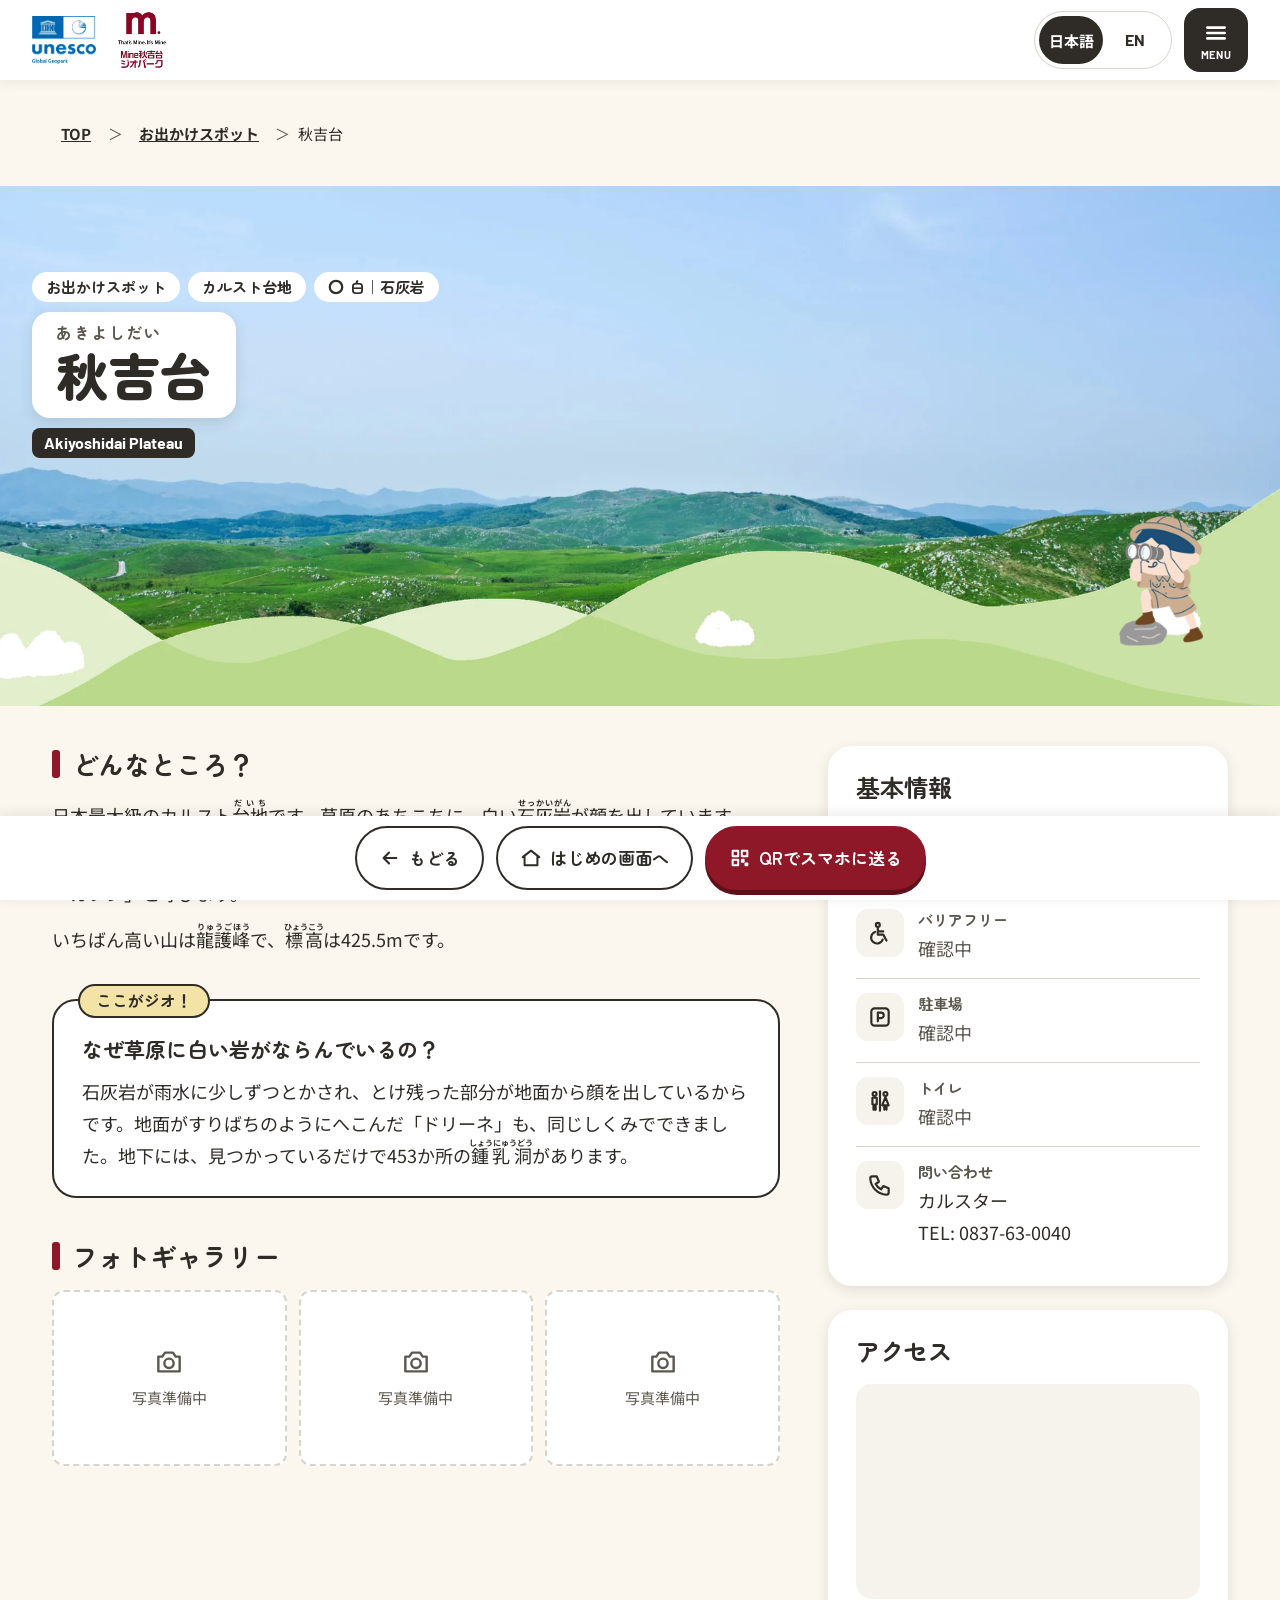
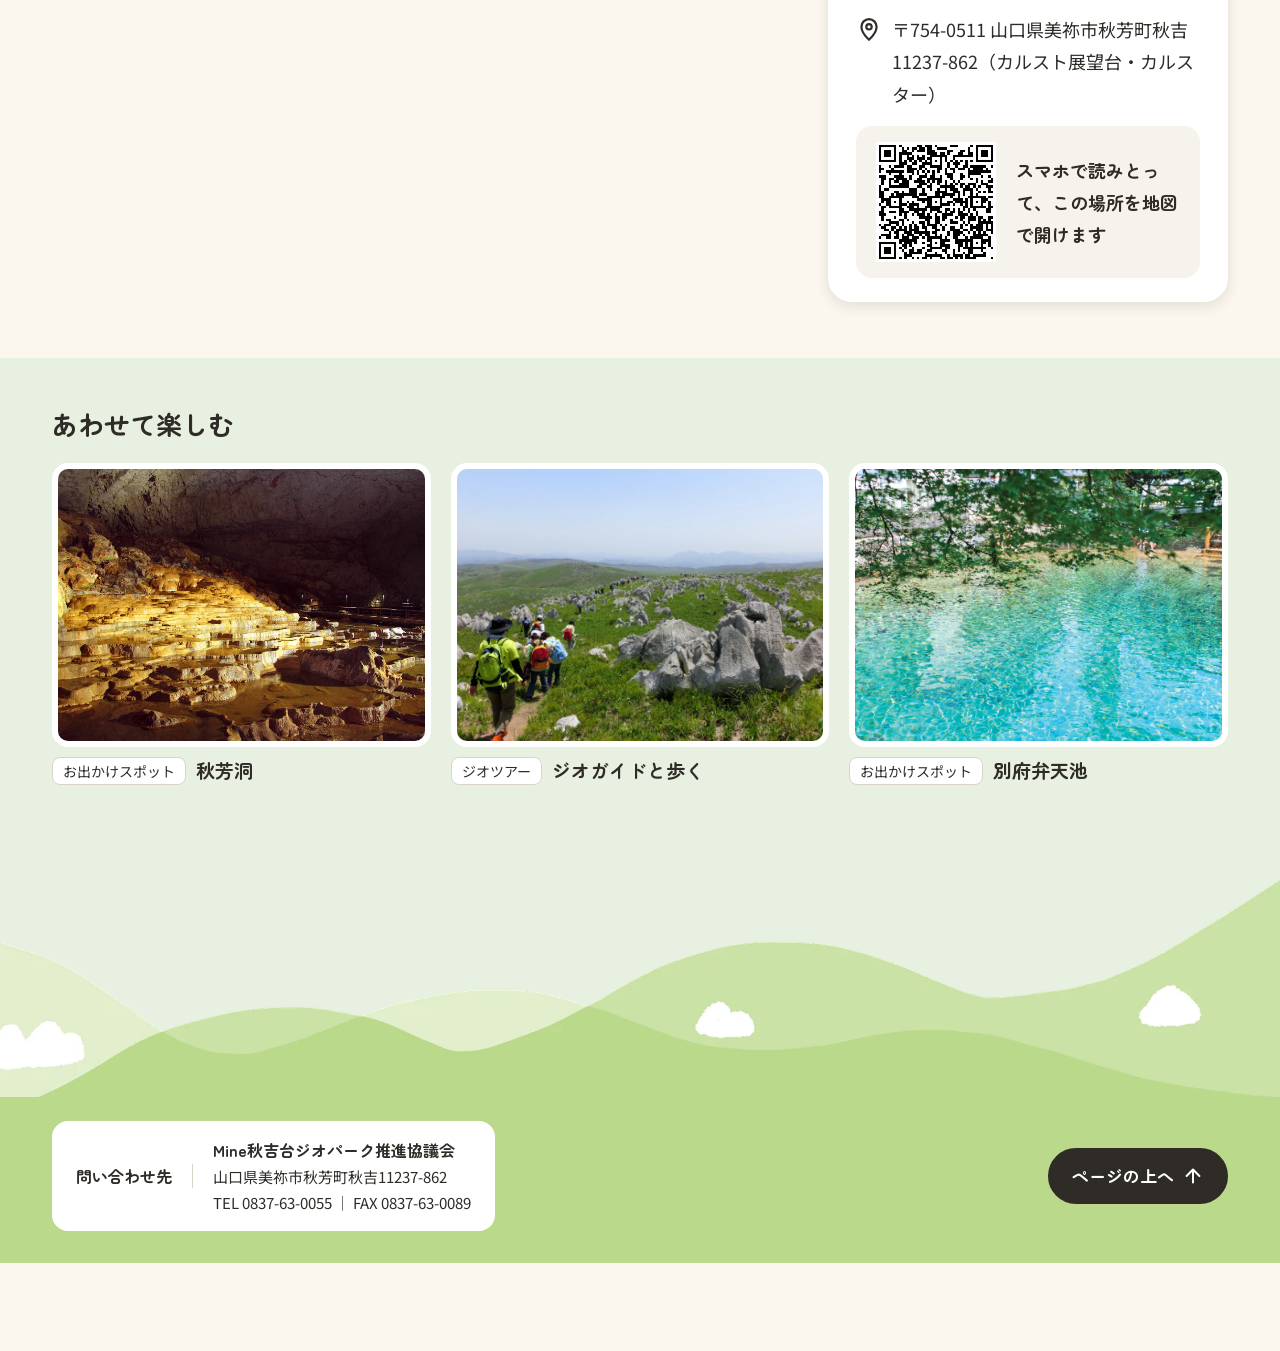
<file: spot.html>
<!doctype html>
<html lang="ja">
<head>
  <meta charset="utf-8">
  <meta name="viewport" content="width=device-width, initial-scale=1, viewport-fit=cover">
  <!-- iPad: opened from the Home Screen icon, runs full screen without the Safari URL bar -->
  <meta name="apple-mobile-web-app-capable" content="yes">
  <meta name="apple-mobile-web-app-status-bar-style" content="default">
  <meta name="apple-mobile-web-app-title" content="Mine秋吉台">
  <link rel="manifest" href="manifest.webmanifest"> <!-- scope ./ = every page stays inside the full-screen app -->
  <title>Mine秋吉台ジオパーク｜お出かけスポット</title>
  <link rel="preconnect" href="https://fonts.googleapis.com">
  <link rel="preconnect" href="https://fonts.gstatic.com" crossorigin>
  <link rel="stylesheet" href="https://fonts.googleapis.com/css2?family=Barlow:wght@600;700;800&family=Noto+Sans+JP:wght@400;700&family=Zen+Maru+Gothic:wght@500;700;900&display=swap">
<style>
/* Page ④ – Spot detail (one template for all お出かけスポット, ?id=). One self-contained file: tokens (copy of src/css/tokens.css) + page styles.
   Information sits on flat white/cream surfaces; decoration (hills, 探検隊) on edges only. */
:root {
  --red: #8E1728; --red-deep: #5E0F1A;
  --ink: #2F2C28; --ink-soft: #5C5850;
  --paper: #FFFFFF; --cream: #F6F3EC; --cream-warm: #FBF7EE;
  --grass: #BAD98A; --leaf: #E7F0E1; --leaf-menu: #DCEBD2;
  --line: #D9D4CA; --focus: #FFD84D;
  --tag: #F3E3A6;
  --f-display: 'Zen Maru Gothic', 'Hiragino Maru Gothic ProN', 'Noto Sans JP', sans-serif;
  --f-body: 'Noto Sans JP', 'Hiragino Sans', sans-serif;
  --f-latin: 'Barlow', 'Helvetica Neue', Arial, sans-serif;
  --fs-body: 18px; --lh-body: 1.8;
  --tap: 48px;
  --r-card: 20px;
  --shadow-soft: 0 4px 14px rgba(47, 44, 40, .12);
  --hdr: 80px;
  --pad: 32px;
  color-scheme: light;
}

*, *::before, *::after { box-sizing: border-box; }
@media (prefers-reduced-motion: no-preference) { html { scroll-behavior: smooth; } }
body {
  margin: 0; background: var(--cream-warm); color: var(--ink);
  font: var(--fs-body)/var(--lh-body) var(--f-body);
  -webkit-tap-highlight-color: transparent;
}
img { max-width: 100%; display: block; }
h1, h2, h3, p, ul { margin: 0; }
ul { padding: 0; list-style: none; }
a { color: inherit; }
button { font: inherit; color: inherit; }
:focus-visible { outline: 4px solid var(--focus); outline-offset: 3px; }
rt { font-size: .45em; font-weight: 700; }
.wrap { max-width: 1240px; margin: 0 auto; padding: 64px var(--pad); }

/* ---------- header ---------- */
.top {
  position: sticky; top: 0; z-index: 10; height: var(--hdr);
  display: flex; align-items: center; justify-content: space-between; gap: 12px;
  padding: 0 max(var(--pad), env(safe-area-inset-right, 0px)) 0 max(var(--pad), env(safe-area-inset-left, 0px));
  background: var(--paper); box-shadow: 0 2px 12px rgba(47, 44, 40, .08);
}
.brand { display: flex; align-items: center; gap: 14px; }
.brand img { height: 48px; width: auto; }
.brand .logo-sq { height: 64px; } /* square logo: taller so its text stays readable */
.tools { display: flex; align-items: center; gap: 12px; }
.lang { display: flex; padding: 4px; background: var(--paper); border: 1px solid var(--line); border-radius: 999px; }
.lang button {
  min-width: 64px; height: var(--tap); border: 0; border-radius: 999px;
  background: transparent; cursor: pointer; font-weight: 700; font-size: 15px; white-space: nowrap;
}
.lang button[aria-pressed="true"] { background: var(--ink); color: var(--paper); }
.lang button[lang="en"] { font-family: var(--f-latin); font-size: 16px; }
.pill {
  display: inline-flex; align-items: center; gap: 8px; min-height: 56px; padding: 0 22px;
  border: 2px solid var(--ink); border-radius: 999px; background: var(--paper);
  font: 700 17px/1.2 var(--f-display); text-decoration: none; cursor: pointer; white-space: nowrap;
}
.pill svg { width: 22px; height: 22px; flex: none; fill: none; stroke: currentColor; stroke-width: 2.2; stroke-linecap: round; stroke-linejoin: round; }


.hills { position: absolute; left: 50%; bottom: 0; transform: translateX(-50%); width: max(130%, 1100px); max-width: none; pointer-events: none; }
/* ---------- footer ---------- */
.foot { position: relative; overflow-x: clip; background: var(--grass); } /* hills sit on the green 「あわせて楽しむ」 band */
.foot .hills { bottom: 100%; }
.foot .wrap { display: flex; align-items: center; justify-content: space-between; gap: 20px; flex-wrap: wrap; padding-top: 24px; padding-bottom: calc(32px + env(safe-area-inset-bottom, 0px)); }
.contact { display: flex; align-items: center; gap: 20px; background: var(--paper); border-radius: 16px; padding: 16px 24px; font-size: 15px; line-height: 1.7; }
.contact > b { flex: none; padding-right: 20px; border-right: 1px solid var(--line); font: 700 16px var(--f-display); }
.contact p b { font-family: var(--f-display); font-size: 16px; }
.pill--dark { background: var(--ink); color: var(--paper); border-color: var(--ink); }

/* ---------- Spot detail (one template, 5 spots via ?id=) ---------- */
body { padding-bottom: calc(88px + env(safe-area-inset-bottom, 0px)); } /* room for the fixed bottom bar */
html { scroll-padding: var(--hdr) 0 96px; }
.crumb { max-width: 1240px; margin: 0 auto; padding: 14px var(--pad); font-size: 15px; }
.crumb ol { display: flex; flex-wrap: wrap; align-items: center; gap: 8px; padding: 0; list-style: none; }
.crumb li + li::before { content: "＞"; content: "＞" / ""; margin-right: 8px; color: var(--ink-soft); } /* not read aloud */
.crumb a { display: inline-flex; align-items: center; justify-content: center; min-height: var(--tap); min-width: var(--tap); padding: 0 8px; font-weight: 700; }

.hero {
  position: relative; overflow: hidden; min-height: 520px; display: flex; align-items: flex-end;
  padding: 40px var(--pad) calc(max(22.5vw, 190px) - 40px); background: var(--ink);
}
.hero .bg { position: absolute; inset: 0; width: 100%; height: 100%; object-fit: cover; }
.title { position: relative; z-index: 1; width: 100%; max-width: 1240px; margin: 0 auto; display: flex; flex-direction: column; align-items: flex-start; gap: 10px; }
.tags { display: flex; flex-wrap: wrap; gap: 8px; padding: 0; list-style: none; }
.tags li { display: inline-flex; align-items: center; gap: 6px; padding: 4px 14px; background: var(--paper); border-radius: 999px; font: 700 15px/1.5 var(--f-display); }
.name { background: var(--paper); border-radius: 18px; padding: 8px 24px 12px; box-shadow: var(--shadow-soft); }
.name small { display: block; font: 700 16px/1.5 var(--f-display); color: var(--ink-soft); letter-spacing: .1em; }
.name h1 { font: 900 52px/1.2 var(--f-display); }
.en { padding: 2px 12px; border-radius: 8px; background: var(--ink); color: var(--paper); font: 700 16px/1.6 var(--f-latin); }
.hero .chara { position: absolute; z-index: 2; right: max(32px, 6%); bottom: 60px; height: 130px; width: auto; }
.mark { width: 16px; height: 16px; flex: none; }
.m-white { fill: var(--paper); stroke: var(--ink); }
.m-red { fill: var(--red); }

.page { max-width: 880px; margin: 0 auto; padding: 0 var(--pad); display: flex; flex-direction: column; }
.body, .side { display: contents; } /* iPad/phone: one column 基本情報 → どんなところ → ジオ → アクセス */
.access { order: 1; }
.card { margin-top: 8px; padding: 24px 28px; background: var(--paper); border-radius: 24px; box-shadow: var(--shadow-soft); }
.card h2 { font: 700 24px/1.4 var(--f-display); }
.info { padding: 0; list-style: none; margin-top: 8px; }
.info li { display: flex; gap: 14px; align-items: flex-start; padding: 14px 0; border-bottom: 1px solid var(--line); }
.info li:last-child { border-bottom: 0; }
.ico { flex: none; width: 48px; height: 48px; border-radius: 12px; display: grid; place-items: center; background: var(--cream); }
.ico svg, .addr svg { width: 26px; height: 26px; fill: none; stroke: var(--ink); stroke-width: 2; stroke-linecap: round; stroke-linejoin: round; }
.info b { display: block; font: 700 15px/1.5 var(--f-display); color: var(--ink-soft); }
.h2bar { display: flex; align-items: center; gap: 12px; margin: 48px 0 16px; font: 700 26px/1.4 var(--f-display); }
.h2bar::before { content: ""; flex: none; width: 8px; height: 28px; border-radius: 3px; background: var(--red); }
.page p + p { margin-top: 12px; }
.geo { position: relative; margin-top: 44px; padding: 32px 28px 24px; background: var(--paper); border: 2px solid var(--ink); border-radius: 24px; }
.geo .label { position: absolute; top: -17px; left: 24px; padding: 2px 16px; background: var(--tag); border: 2px solid var(--ink); border-radius: 999px; font: 700 16px/1.6 var(--f-display); }
.geo h3 { margin-bottom: 8px; font: 700 21px/1.6 var(--f-display); }
.access { margin-top: 48px; }
.access iframe { display: block; width: 100%; aspect-ratio: 16 / 10; margin-top: 16px; border: 0; border-radius: 16px; background: var(--cream); }
.addr { display: flex; gap: 10px; align-items: flex-start; margin-top: 14px; }
.addr svg { flex: none; margin-top: 4px; }
.carry { display: flex; gap: 20px; align-items: center; margin-top: 16px; padding: 16px 20px; background: var(--cream); border-radius: 16px; }
.carry img { width: 120px; height: 120px; flex: none; background: var(--paper); }
.carry b { font: 700 18px/1.6 var(--f-display); }
.gal { display: flex; align-items: center; gap: 12px; }
.gal ul { flex: 1; min-width: 0; display: flex; gap: 12px; overflow-x: auto; scroll-snap-type: x mandatory; scrollbar-width: none; padding: 0 0 4px; list-style: none; }
.gal ul::-webkit-scrollbar { display: none; }
.gal li { flex: 0 0 calc((100% - 24px) / 3); scroll-snap-align: start; }
.gal figure { margin: 0; }
.gal img, .gal .ph { display: block; width: 100%; aspect-ratio: 4 / 3; object-fit: cover; border-radius: 12px; }
.gal .ph { display: grid; place-content: center; justify-items: center; gap: 6px; background: var(--paper); border: 2px dashed var(--line); color: var(--ink-soft); font-size: 15px; }
.gal .ph svg { width: 32px; height: 32px; fill: none; stroke: currentColor; stroke-width: 1.8; stroke-linejoin: round; }
.gal figcaption { margin-top: 6px; font-size: 15px; line-height: 1.6; color: var(--ink-soft); }
.arrow {
  flex: none; width: 64px; height: 64px; border-radius: 18px; border: 2px solid var(--ink); background: var(--paper); cursor: pointer;
  display: flex; flex-direction: column; align-items: center; justify-content: center; gap: 2px; font: 700 13px/1 var(--f-display);
}
.arrow svg { width: 22px; height: 22px; fill: none; stroke: currentColor; stroke-width: 2.6; stroke-linecap: round; stroke-linejoin: round; }
.arrow:disabled { opacity: .35; cursor: default; }
@media (prefers-reduced-motion: no-preference) { .gal ul { scroll-behavior: smooth; } }
.nw { white-space: nowrap; }
.tbd { color: var(--ink-soft); }
.rel { margin-top: 56px; padding: 48px var(--pad); background: var(--leaf); }
.rel > * { max-width: 1176px; margin-left: auto; margin-right: auto; }
.rel h2 { font: 700 26px/1.4 var(--f-display); margin-bottom: 20px; }
.rel ul { display: grid; grid-template-columns: repeat(3, minmax(0, 1fr)); gap: 20px; padding: 0; list-style: none; }
.rel a { display: block; text-decoration: none; }
.rel img { width: 100%; aspect-ratio: 4 / 3; object-fit: cover; border: 6px solid var(--paper); border-radius: 16px; }
.rel p { display: flex; flex-wrap: wrap; align-items: center; gap: 6px 10px; margin-top: 10px; font: 700 19px/1.4 var(--f-display); }
.rel i { flex: none; padding: 2px 10px; background: var(--paper); border: 1px solid var(--line); border-radius: 8px; font: 400 14px/1.6 var(--f-body); font-style: normal; }
.rel { padding-bottom: calc(max(22.5vw, 190px) + 24px); }

/* bottom bar (U4): もどる / はじめの画面へ / QR – 64px targets */
.bar {
  position: fixed; left: 0; right: 0; bottom: 0; z-index: 9; display: flex; justify-content: center; gap: 12px;
  padding: 10px var(--pad) calc(10px + env(safe-area-inset-bottom, 0px));
  background: var(--paper); box-shadow: 0 -2px 12px rgba(47, 44, 40, .1);
}
.bar .pill { min-height: 64px; }
.primary { background: var(--red); color: var(--paper); border-color: var(--red); box-shadow: 0 5px 0 var(--red-deep); }
.qdlg { width: min(440px, calc(100% - 32px)); border-radius: 24px; text-align: center; }
.dlg-in { padding: 20px 24px 24px; display: flex; flex-direction: column; gap: 16px; }
.dlg-top { display: flex; align-items: flex-start; justify-content: space-between; gap: 16px; text-align: left; }
.dlg-top h2 { font: 700 22px/1.45 var(--f-display); }
.qdlg img { width: 220px; height: 220px; margin: 0 auto; }

@media (min-width: 1024px) {
  .page { max-width: 1240px; display: grid; grid-template-columns: minmax(0, 1fr) 400px; gap: 48px; align-items: start; }
  .body, .side { display: block; }
  .body { grid-column: 1; grid-row: 1; }
  .side { grid-column: 2; grid-row: 1; }
  .body .h2bar { margin-top: 40px; }
  .side .card { margin-top: 40px; }
  .side .access { margin-top: 24px; }
}
@media (max-width: 600px) {
  :root { --pad: 16px; --hdr: 64px; }
  .brand img { height: 34px; }
  .brand img:first-child { display: none; }
  .brand .logo-sq { height: 52px; }
  .lang button { min-width: 48px; padding: 0 8px; font-size: 14px; }
  .contact { flex-direction: column; align-items: flex-start; gap: 8px; }
  .contact > b { border: 0; padding: 0; }
  .hero { min-height: 420px; }
  .name h1 { font-size: 36px; }
  .hero .chara { height: 84px; bottom: 44px; }
  .card { padding: 18px 16px; }
  .rel ul { grid-template-columns: 1fr; }
  .gal li { flex-basis: 80%; }
  .arrow { width: 56px; height: 56px; }
  .carry { flex-direction: column; align-items: flex-start; }
  .bar { gap: 6px; }
  .bar .pill { min-height: 56px; padding: 0 12px; font-size: 14px; }
  .bar .pill svg { display: none; } /* phone: text only, still ≥48px */
}
/* ---------- kiosk idle reset (identical block in every page except Welcome) ---------- */
.idle { width: min(460px, calc(100% - 32px)); border-radius: 24px; text-align: center; }
.idle-in { padding: 28px 24px 32px; display: flex; flex-direction: column; align-items: center; gap: 16px; }
.idle h2 { font: 700 22px/1.45 var(--f-display); }
.idle b { font: 800 28px/1 var(--f-latin); }
.idle .primary { min-height: 64px; background: var(--red); color: var(--paper); border-color: var(--red); box-shadow: 0 5px 0 var(--red-deep); }
img, a { -webkit-touch-callout: none; } /* kiosk: no long-press 「画像を保存」/link menu */
/* ---------- press feedback (identical block in every page except Welcome): buttons and cards dip while pressed ---------- */
:is(.pill, .arrow, .menu-btn, .x, .lang button, .play, .totoc, .more, .themes a, .tile, .spot, .ecard, .pcard, .rel a, .next a, .toc a) { -webkit-tap-highlight-color: transparent; }
@media (prefers-reduced-motion: no-preference) {
  :is(.pill, .arrow, .menu-btn, .x, .lang button, .play, .totoc, .themes a, .tile, .spot, .ecard, .pcard, .rel a, .next a, .toc a) { transition: transform .12s ease, box-shadow .12s ease; }
}
:is(.pill, .arrow, .menu-btn, .x, .lang button, .play, .totoc):not(:disabled):active { transform: scale(.95); }
:is(.themes a, .tile, .spot, .ecard, .pcard, .rel a, .next a, .toc a):active { transform: scale(.97); } /* .spot/.pcard: the clipped card shrinks as a whole */
.pill.primary:not(:disabled):active { transform: translateY(4px); box-shadow: 0 1px 0 var(--red-deep); } /* red button sinks into its shadow */
/* ---------- popup menu (identical block in every page except Welcome) ---------- */
.menu-btn {
  flex: none; width: 64px; height: 64px; border: 0; border-radius: 16px; background: var(--ink); color: var(--paper);
  display: flex; flex-direction: column; align-items: center; justify-content: center; gap: 3px; cursor: pointer;
  font: 700 11px/1 var(--f-latin); letter-spacing: .06em;
}
.menu-btn svg, .x svg, .arr svg { width: 26px; height: 26px; fill: none; stroke: currentColor; stroke-width: 2.4; stroke-linecap: round; stroke-linejoin: round; }
dialog { padding: 0; border: 0; color: var(--ink); background: var(--paper); }
dialog::backdrop { background: rgba(47, 44, 40, .45); }
.menu {
  width: min(560px, calc(100% - 32px)); max-height: calc(100% - 16px); margin: 8px 16px auto auto;
  border-radius: 24px; box-shadow: 0 16px 40px rgba(47, 44, 40, .25);
}
.menu-in { padding: 24px; display: flex; flex-direction: column; gap: 20px; }
.menu-top { display: flex; align-items: center; justify-content: space-between; gap: 12px; }
.x {
  flex: none; width: 72px; height: 72px; border: 0; border-radius: 18px; background: var(--ink); color: var(--paper);
  display: flex; flex-direction: column; align-items: center; justify-content: center; gap: 4px; cursor: pointer;
  font: 700 13px/1 var(--f-display);
}
.themes { background: var(--leaf-menu); border-radius: 22px; padding: 16px 16px 18px; }
.themes-head { display: flex; align-items: center; justify-content: space-between; margin-bottom: 12px; }
.themes-head h2 { font: 700 19px/1.4 var(--f-display); }
.themes-head img { height: 52px; width: auto; }
.themes ul { display: grid; grid-template-columns: repeat(2, minmax(0, 1fr)); gap: 10px; }
.themes a {
  min-height: 112px; height: 100%; padding: 12px 14px; border-radius: 16px; background: var(--paper);
  display: flex; flex-direction: column; gap: 4px; text-decoration: none;
}
.ti { display: flex; align-items: center; justify-content: space-between; margin-bottom: 2px; }
.ti img { height: 44px; width: auto; }
.arr { width: 36px; height: 36px; border-radius: 50%; border: 2px solid var(--ink); display: grid; place-items: center; }
.arr svg { width: 18px; height: 18px; }
.themes b { font: 700 18px/1.4 var(--f-display); }
.themes small { font-size: 14px; color: var(--ink-soft); }
.settings { background: var(--cream); border-radius: 20px; padding: 14px 18px; display: flex; flex-direction: column; gap: 10px; }
.settings h2 { font: 700 16px/1.4 var(--f-display); }
.set { display: flex; align-items: center; justify-content: space-between; gap: 12px; font: 700 16px/1.4 var(--f-display); }
.set .lang button { min-width: 72px; font-size: 16px; }
.set [data-fs="l"] { font-size: 20px; }
.menu-qr { display: flex; align-items: center; gap: 16px; border-top: 1px solid var(--line); padding-top: 18px; }
.menu-qr img { width: 96px; height: 96px; flex: none; }
.menu-qr b { display: block; font: 700 17px/1.4 var(--f-display); }
.menu-qr small { font-size: 14px; color: var(--ink-soft); }
/* 文字の大きさ「大」: body 18 → ~22px, headings scale with it */
@media (min-width: 768px) { html[data-fs="l"] body { zoom: 1.2; } }
@media (max-width: 767px) { .set-fs { display: none; } } /* 大 needs room; phones pinch-zoom instead */ /* ponytail: zoom narrows the layout, so tablets/PC only; move sizes to rem if phones need 大 */
@media (max-width: 600px) {
  .menu { width: calc(100% - 16px); margin: 8px auto auto; }
  .top .menu-btn { width: 56px; height: 52px; }
  .menu-in { padding: 16px; gap: 16px; }
  .themes { padding: 12px; }
  .themes ul { gap: 8px; }
  .themes a { padding: 10px; }
  .themes b { font-size: 16px; }
  .ti img { height: 36px; }
}
</style>
</head>
<body id="top">

<header class="top">
  <div class="brand">
    <img src="assets/img/logo-unesco.webp" alt="UNESCO Global Geopark">
    <img class="logo-sq" src="assets/img/logo-color.webp" alt="Mine秋吉台ジオパーク">
  </div>
  <div class="tools">
    <div class="lang" role="group" aria-label="言語 / Language">
      <button type="button" data-lang="ja" aria-pressed="true" lang="ja">日本語</button>
      <button type="button" data-lang="en" aria-pressed="false" lang="en">EN</button>
    </div>
    <button class="menu-btn" type="button" id="menu-open" aria-haspopup="dialog">
      <svg viewBox="0 0 24 24" aria-hidden="true"><path d="M4 7h16M4 12h16M4 17h16"/></svg>MENU
    </button>
  </div>
</header>

<nav class="crumb" aria-label="現在地">
  <ol><li><a href="explore.html">TOP</a></li><li><a href="explore.html#spots">お出かけスポット</a></li><li aria-current="page" id="crumb-name"></li></ol>
</nav>

<main id="main"></main>

<dialog class="qdlg" id="qr" aria-labelledby="qr-h">
  <div class="dlg-in">
    <div class="dlg-top">
      <h2 id="qr-h">スマホで地図を見る</h2>
      <button class="x" type="button" data-close autofocus><svg viewBox="0 0 24 24" aria-hidden="true"><path d="M6 6l12 12M18 6L6 18"/></svg>閉じる</button>
    </div>
    <img id="qr-img" alt="">
    <p>スマホのカメラで読みとると、Googleマップでこの場所が開きます。</p>
  </div>
</dialog>

<div class="bar">
  <a class="pill" href="explore.html#spots"><svg viewBox="0 0 24 24" aria-hidden="true"><path d="M19 12H5M11 6l-6 6 6 6"/></svg>もどる</a>
  <a class="pill" href="welcome.html"><svg viewBox="0 0 24 24" aria-hidden="true"><path d="M3 11l9-7 9 7M5 10v10h14V10"/></svg>はじめの画面へ</a>
  <button class="pill primary" type="button" data-open="qr"><svg viewBox="0 0 24 24" aria-hidden="true"><path d="M4 4h6v6H4zM14 4h6v6h-6zM4 14h6v6H4zM14 14h2v2h-2zM18 18h2v2h-2z"/></svg>QRでスマホに送る</button>
</div>

<footer class="foot">
  <img class="hills" src="assets/img/hills-bottom.webp" alt="">
  <div class="wrap">
    <div class="contact">
      <b>問い合わせ先</b>
      <p><b>Mine秋吉台ジオパーク推進協議会</b><br>山口県美祢市秋芳町秋吉11237-862<br>TEL 0837-63-0055 ｜ FAX 0837-63-0089</p>
    </div>
    <a class="pill pill--dark" href="#top">ページの上へ<svg viewBox="0 0 24 24" aria-hidden="true"><path d="M12 19V5M5 12l7-7 7 7"/></svg></a>
  </div>
</footer>

<dialog class="idle" id="idle" aria-labelledby="idle-h">
  <div class="idle-in">
    <h2 id="idle-h">まもなく はじめの画面にもどります</h2>
    <p>あと <b id="idle-n">20</b> 秒で、<br>つぎの人のために最初の画面にもどります。</p>
    <button class="pill primary" type="button" data-close autofocus>このまま見る</button>
  </div>
</dialog>

<dialog class="menu" id="menu" aria-label="メニュー">
  <div class="menu-in">
    <div class="menu-top">
      <a class="pill" href="welcome.html"><svg viewBox="0 0 24 24" aria-hidden="true"><path d="M3 11l9-7 9 7M5 10v10h14V10"/></svg>はじめの画面へ</a>
      <button class="x" type="button" data-close autofocus><svg viewBox="0 0 24 24" aria-hidden="true"><path d="M6 6l12 12M18 6L6 18"/></svg>閉じる</button>
    </div>
    <nav class="themes" aria-labelledby="themes-h">
      <div class="themes-head"><h2 id="themes-h">テーマから選ぶ</h2><img src="assets/img/chara-point.webp" alt=""></div>
      <ul>
        <li><a href="about.html"><span class="ti"><img src="assets/img/chara-sit.webp" alt=""><span class="arr" aria-hidden="true"><svg viewBox="0 0 24 24"><path d="M5 12h14M13 6l6 6-6 6"/></svg></span></span><b>Mine秋吉台ってなに？</b><small>大地のなりたち</small></a></li>
        <li><a href="explore.html#spots"><span class="ti"><img src="assets/img/chara-binoculars.webp" alt=""><span class="arr" aria-hidden="true"><svg viewBox="0 0 24 24"><path d="M5 12h14M13 6l6 6-6 6"/></svg></span></span><b>お出かけスポット</b><small>見る・歩く</small></a></li>
        <li><a href="explore.html#exp"><span class="ti"><img src="assets/img/chara-loupe.webp" alt=""><span class="arr" aria-hidden="true"><svg viewBox="0 0 24 24"><path d="M5 12h14M13 6l6 6-6 6"/></svg></span></span><b>体験</b><small>つくる・あそぶ</small></a></li>
        <li><a href="explore.html#tour"><span class="ti"><img src="assets/img/chara-point.webp" alt=""><span class="arr" aria-hidden="true"><svg viewBox="0 0 24 24"><path d="M5 12h14M13 6l6 6-6 6"/></svg></span></span><b>ジオツアー</b><small>ガイドと歩く</small></a></li>
      </ul>
    </nav>
    <section class="settings" aria-labelledby="set-h">
      <h2 id="set-h">表示の設定</h2>
      <div class="set"><span id="lang-l">言語 / Language</span>
        <div class="lang" role="group" aria-labelledby="lang-l">
          <button type="button" data-lang="ja" aria-pressed="true" lang="ja">日本語</button>
          <button type="button" data-lang="en" aria-pressed="false" lang="en">EN</button>
        </div>
      </div>
      <div class="set set-fs"><span id="fs-l">文字の大きさ</span>
        <div class="lang" role="group" aria-labelledby="fs-l">
          <button type="button" data-fs="n" aria-pressed="true">標準</button>
          <button type="button" data-fs="l" aria-pressed="false">大</button>
        </div>
      </div>
    </section>
    <div class="menu-qr">
      <img src="assets/img/qr-official.svg" alt="公式サイト（mine-geo.com）を開くQRコード">
      <p><b>スマホで公式サイトを見る</b><small>Mine秋吉台ジオパーク推進協議会</small></p>
    </div>
  </div>
</dialog>

<script>
// Spot detail: renders one spot from ?id=, language + text size (shared across pages), popup menu, QR dialog.
(function () {
  'use strict';

  document.addEventListener('touchstart', () => {}, { passive: true }); // iOS Safari shows :active press styles only with a touch listener
  document.addEventListener('dragstart', (e) => e.preventDefault()); // kiosk: a press-and-swipe must not pick up a photo or card (iPad drag & drop)

  // ---------- spot data (source: docs/content/mine-geo-content.md, mine-geo-places.md) ----------
  // Only fields with a real source are shown; 所要時間・バリアフリー・駐車場・トイレ are not published yet.
  const R = (k, r) => '<ruby>' + k + '<rt>' + r + '</rt></ruby>';
  const SPOTS = {
    akiyoshidai: {
      name: '秋吉台', kana: 'あきよしだい', en: 'Akiyoshidai Plateau', type: 'カルスト台地', color: 'white',
      img: 'p1-akiyoshidai', alt: '草原に白い石灰岩が点在する秋吉台',
      info: [['clock', '見学', 'いつでも見学できます（屋外）'], ['tel', '問い合わせ', 'カルスター<br>TEL: <span class="nw">0837-63-0040</span>']],
      bf: '', parking: '', wc: '', // バリアフリー・駐車場・トイレ – fill in when confirmed (e.g. '有' / '無'); empty shows 確認中
      gallery: [], // photos coming later: [['file-in-assets-img (no .webp)', 'short caption'], …]; empty shows 写真準備中
      about: ['日本最大級のカルスト' + R('台地', 'だいち') + 'です。草原のあちこちに、白い' + R('石灰岩', 'せっかいがん') + 'が顔を出しています。',
        '羊の群れのように見える白い岩の表面には、雨にとけてできた' + R('溝', 'みぞ') + 'があります。この溝を「カレン」と呼びます。',
        'いちばん高い山は' + R('龍護峰', 'りゅうごほう') + 'で、' + R('標高', 'ひょうこう') + 'は425.5mです。'],
      q: 'なぜ草原に白い岩がならんでいるの？',
      a: '石灰岩が雨水に少しずつとかされ、とけ残った部分が地面から顔を出しているからです。地面がすりばちのようにへこんだ「ドリーネ」も、同じしくみでできました。地下には、見つかっているだけで453か所の' + R('鍾乳洞', 'しょうにゅうどう') + 'があります。',
      addr: '〒754-0511 山口県美祢市秋芳町秋吉11237-862（カルスト展望台・カルスター）', ll: '34.234894,131.3058647',
      rel: [['spot.html?id=akiyoshido', 'spot-akiyoshido', 'お出かけスポット', '秋芳洞'], ['explore.html#tour', 'tour-2', 'ジオツアー', 'ジオガイドと歩く'], ['spot.html?id=benten', 'p2-benten', 'お出かけスポット', '別府弁天池']],
    },
    akiyoshido: {
      name: '秋芳洞', kana: 'あきよしどう', en: 'Akiyoshido Cave', type: '洞窟', color: 'white',
      img: 'spot-akiyoshido', alt: '秋芳洞の百枚皿',
      info: [['clock', '営業時間', '8:30〜16:30（年中無休）'], ['yen', '料金', '高校生以上 1,300円／中学生 1,050円／小学生 700円／未就学児 無料'], ['tel', '問い合わせ', '秋吉台観光交流センター<br>TEL: <span class="nw">0837-62-0305</span>']],
      bf: '', parking: '', wc: '', // バリアフリー・駐車場・トイレ – fill in when confirmed (e.g. '有' / '無'); empty shows 確認中
      gallery: [], // photos coming later: [['file-in-assets-img (no .webp)', 'short caption'], …]; empty shows 写真準備中
      about: ['秋吉台の地下にある、とても大きな' + R('鍾乳洞', 'しょうにゅうどう') + 'です。長さは11km以上で日本で2番目、中の広さは国内でもトップクラスです。',
        'いまも地下の川が流れ、' + R('鍾乳石', 'しょうにゅうせき') + 'がたくさんあります。洞窟だけにすむ小さな生き物もいて、5〜8月にはコウモリも見られます。',
        '入口は「正面入口」と「' + R('黒谷', 'くろたに') + '入口」の2つです。'],
      q: 'なぜ地下にこんなに大きな洞窟ができたの？',
      a: '秋吉台にしみこんだ雨水が、石灰岩をとかしながら地下を流れてできました。秋芳洞は地下を流れる水の出口にあたる「生きている洞窟」で、洞窟の向きは' + R('断層', 'だんそう') + 'にそっています。',
      addr: '〒754-0511 山口県美祢市秋芳町秋吉3449-1（正面入口）', ll: '34.2269667,131.3045194',
      rel: [['spot.html?id=kagekiyo', 'p3-cave', 'お出かけスポット', '景清洞'], ['exp.html?id=cave', 'exp-cave', '体験', '洞窟見学・探検'], ['spot.html?id=akiyoshidai', 'p1-akiyoshidai', 'お出かけスポット', '秋吉台']],
    },
    benten: {
      name: '別府弁天池', kana: 'べっぷべんてんいけ', en: 'Beppu Benten Pond', type: 'わき水', color: 'white',
      img: 'p2-benten', alt: '青く透き通った別府弁天池の湧水',
      info: [['clock', '見学', 'いつでも見学できます（屋外）'], ['tel', '問い合わせ', '秋吉台観光交流センター<br>TEL: <span class="nw">0837-62-0305</span>']],
      bf: '', parking: '', wc: '', // バリアフリー・駐車場・トイレ – fill in when confirmed (e.g. '有' / '無'); empty shows 確認中
      gallery: [], // photos coming later: [['file-in-assets-img (no .webp)', 'short caption'], …]; empty shows 写真準備中
      about: [R('厳島', 'いつくしま') + '神社の' + R('境内', 'けいだい') + 'にある池です。まわりは約40m、まん中の深さは約4mあります。',
        'すきとおった青い水は、昔から飲み水や田畑の水として使われてきました。いまはマスの' + R('養殖', 'ようしょく') + 'にも使われています。'],
      q: 'この青い水は、どこから来ているの？',
      a: '北西の山のほうからしみこんだ地下水が、' + R('断層', 'だんそう') + 'にそってわき出していると考えられています。池の底が赤く見えるのは、「ベニマダラ」という' + R('藻', 'も') + 'のなかまです。',
      addr: '〒754-0603 山口県美祢市秋芳町別府1578', ll: '34.2551327,131.2448656',
      rel: [['exp.html?id=trout', 'exp-trout', '体験', 'ニジマス釣り体験'], ['spot.html?id=akiyoshidai', 'p1-akiyoshidai', 'お出かけスポット', '秋吉台'], ['spot.html?id=akiyoshido', 'spot-akiyoshido', 'お出かけスポット', '秋芳洞']],
    },
    kagekiyo: {
      name: '景清洞', kana: 'かげきよどう', en: 'Kagekiyodo Cave', type: '洞窟', color: 'white',
      img: 'p3-cave', alt: '景清洞の入口。石灰岩の天井と小川',
      info: [['clock', '営業時間', '8:30〜17:15（最終入洞 16:30・年中無休）'], ['yen', '料金', '中学生以上 1,100円／小学生 600円／未就学児 無料。探検コースは＋300円（ヘルメット・長ぐつつき）'], ['tel', '問い合わせ', '景清洞案内所<br>TEL: <span class="nw">08396-2-2201</span>']],
      bf: '', parking: '', wc: '', // バリアフリー・駐車場・トイレ – fill in when confirmed (e.g. '有' / '無'); empty shows 確認中
      gallery: [], // photos coming later: [['file-in-assets-img (no .webp)', 'short caption'], …]; empty shows 写真準備中
      about: ['川が流れこむ、長さ約1.5kmの洞窟です（いまは通りぬけできません）。',
        'かべには、水の流れがつくったもようや、サンゴ・ウミユリの' + R('化石', 'かせき') + 'が見られます。',
        '見学コースの最後の400mは、ライトだけで進む「' + R('探検', 'たんけん') + 'コース」です。'],
      q: '洞窟の中の' + R('鍾乳石', 'しょうにゅうせき') + 'が茶色いのはなぜ？',
      a: '川が洞窟の中に流れこみ、通りぬけて、ふたたび地上に出ています。川が運んだ' + R('泥', 'どろ') + 'がまざるので、鍾乳石が茶色くなっています。',
      addr: '〒754-0302 山口県美祢市美東町赤3108', ll: '34.2895927,131.3261693',
      rel: [['exp.html?id=cave', 'exp-cave', '体験', '洞窟見学・探検'], ['spot.html?id=akiyoshido', 'spot-akiyoshido', 'お出かけスポット', '秋芳洞'], ['spot.html?id=akiyoshidai', 'p1-akiyoshidai', 'お出かけスポット', '秋吉台']],
    },
    naganobori: {
      name: '長登銅山跡', kana: 'ながのぼりどうざんあと', en: 'Naganobori Copper Mine Ruins', type: '文化サイト', color: 'red',
      img: 'p5-smelting', alt: '長登祭りで、炉から火の粉が上がる銅の製錬',
      info: [['clock', '営業時間', '長登銅山文化交流館　9:00〜17:00（月曜休み）'], ['tel', '問い合わせ', '長登銅山文化交流館<br>TEL: <span class="nw">08396-2-0055</span>']],
      bf: '', parking: '', wc: '', // バリアフリー・駐車場・トイレ – fill in when confirmed (e.g. '有' / '無'); empty shows 確認中
      gallery: [], // photos coming later: [['file-in-assets-img (no .webp)', 'short caption'], …]; empty shows 写真準備中
      about: ['約1億年前、秋吉台の石灰岩とマグマが出会ってできた銅の' + R('鉱床', 'こうしょう') + 'です。古代から近代まで、くり返し銅がほり出されました。',
        '調べてみると、奈良・' + R('東大寺', 'とうだいじ') + 'の大仏に使われた銅だとわかり、日本でいちばん古い国の銅山とされています。',
        '出土品の一部は「長登銅山文化交流館（大仏ミュージアム）」で見られます。'],
      q: 'なぜ石灰岩の土地に銅があるの？',
      a: '地下から上がってきたマグマの熱で石灰岩が別の岩石に変わり、そのときに銅がたまりました。このような鉱床を「スカルン鉱床」と呼びます。',
      addr: '〒754-0213 山口県美祢市美東町長登610（長登銅山文化交流館）', ll: '34.243833,131.3411245',
      rel: [['exp.html?id=medal', 'exp-medal', '体験', 'メダル鋳造体験'], ['exp.html?id=mokkan', 'exp-mokkan', '体験', '木簡体験'], ['spot.html?id=akiyoshidai', 'p1-akiyoshidai', 'お出かけスポット', '秋吉台']],
    },
  };
  const ICONS = {
    wheel: '<circle cx="10" cy="4.5" r="1.8"/><path d="M10 7.5v6h5l3 5.5M10 10.5h5"/><path d="M7.5 11a5.5 5.5 0 1 0 7 7"/>',
    park: '<rect x="4" y="4" width="16" height="16" rx="3"/><path d="M10 16V8h3a2.5 2.5 0 0 1 0 5h-3"/>',
    wc: '<path d="M12 3v18"/><circle cx="7" cy="5.5" r="1.8"/><path d="M5 9h4v6H8v5H6v-5H5z"/><circle cx="17" cy="5.5" r="1.8"/><path d="M17 8.5l3 7.5h-6zM16 16v4M18 16v4"/>',
    clock: '<circle cx="12" cy="12" r="9"/><path d="M12 7v5l3 2"/>',
    yen: '<path d="M6 4l6 8 6-8M12 12v8M7 13h10M7 17h10"/>',
    tel: '<path d="M5 4h4l2 5-3 2a11 11 0 0 0 5 5l2-3 5 2v4a2 2 0 0 1-2 2A16 16 0 0 1 3 6a2 2 0 0 1 2-2z"/>',
  };
  const COLOR = {
    white: '<svg class="mark" viewBox="0 0 18 18" aria-hidden="true"><circle class="m-white" cx="9" cy="9" r="7" stroke-width="2.5"/></svg>白｜石灰岩',
    red: '<svg class="mark" viewBox="0 0 18 18" aria-hidden="true"><path class="m-red" d="M9 1l8 15H1z"/></svg>赤｜銅',
  };

  const id = new URLSearchParams(location.search).get('id');
  const key = Object.prototype.hasOwnProperty.call(SPOTS, id) ? id : 'akiyoshidai';
  if (key !== id) history.replaceState(null, '', '?id=' + key); // URL matches what is shown
  const s = SPOTS[key];
  document.title = 'Mine秋吉台ジオパーク｜' + s.name;
  document.getElementById('crumb-name').textContent = s.name;
  const qrImg = document.getElementById('qr-img');
  qrImg.src = 'assets/img/qr-map-' + key + '.svg';
  qrImg.alt = s.name + 'の場所をGoogleマップで開くQRコード';

  // wireframe order: 営業時間・料金 → バリアフリー・駐車場・トイレ → 問い合わせ
  const rows = [...s.info.filter((r) => r[0] !== 'tel'), ['wheel', 'バリアフリー', s.bf], ['park', '駐車場', s.parking], ['wc', 'トイレ', s.wc], ...s.info.filter((r) => r[0] === 'tel')];
  document.getElementById('main').innerHTML = `
    <section class="hero" aria-labelledby="spot-h">
      <img class="bg" src="assets/img/${s.img}.webp" alt="${s.alt}">
      <div class="title">
        <ul class="tags"><li>お出かけスポット</li><li>${s.type}</li><li>${COLOR[s.color]}</li></ul>
        <div class="name"><small>${s.kana}</small><h1 id="spot-h">${s.name}</h1></div>
        <span class="en" lang="en">${s.en}</span>
      </div>
      <img class="chara" src="assets/img/chara-binoculars.webp" alt="">
      <img class="hills" src="assets/img/hills-bottom.webp" alt="">
    </section>
    <div class="page">
      <div class="side">
      <section class="card" aria-labelledby="info-h">
        <h2 id="info-h">基本情報</h2>
        <ul class="info">${rows.map(([i, label, text]) => `<li><span class="ico" aria-hidden="true"><svg viewBox="0 0 24 24">${ICONS[i]}</svg></span><span><b>${label}</b>${text || '<span class="tbd">確認中</span>'}</span></li>`).join('')}</ul>
      </section>
      <section class="card access" aria-labelledby="access-h">
        <h2 id="access-h">アクセス</h2>
        <iframe src="https://maps.google.com/maps?q=${s.ll}&z=14&hl=ja&output=embed" title="${s.name}の地図" loading="lazy" referrerpolicy="no-referrer-when-downgrade"></iframe>
        <p class="addr"><svg viewBox="0 0 24 24" aria-hidden="true"><path d="M12 21s-7-6.5-7-12a7 7 0 0 1 14 0c0 5.5-7 12-7 12z"/><circle cx="12" cy="9" r="2.5"/></svg>${s.addr}</p>
        <div class="carry"><img src="${qrImg.src}" alt="${qrImg.alt}"><p><b>スマホで読みとって、この場所を地図で開けます</b></p></div>
      </section>
      </div>
      <div class="body">
      <section aria-labelledby="about-h">
        <h2 class="h2bar" id="about-h">どんなところ？</h2>
        ${s.about.map((t) => `<p>${t}</p>`).join('')}
      </section>
      <section class="geo" aria-labelledby="geo-h">
        <span class="label">ここがジオ！</span>
        <h3 id="geo-h">${s.q}</h3>
        <p>${s.a}</p>
      </section>
      <section aria-labelledby="gal-h">
        <h2 class="h2bar" id="gal-h">フォトギャラリー</h2>
        <div class="gal" role="region" aria-roledescription="carousel" aria-labelledby="gal-h">
          ${s.gallery.length ? '<button class="arrow" type="button" id="g-prev"><svg viewBox="0 0 24 24" aria-hidden="true"><path d="M15 5l-7 7 7 7"/></svg>前へ</button>' : ''}
          <ul id="g-track">${s.gallery.length
            ? s.gallery.map(([img, cap]) => `<li><figure><img src="assets/img/${img}.webp" alt="${cap}" loading="lazy"><figcaption>${cap}</figcaption></figure></li>`).join('')
            : '<li><span class="ph"><svg viewBox="0 0 24 24" aria-hidden="true"><path d="M4 8h3l2-3h6l2 3h3v11H4z"/><circle cx="12" cy="13" r="3.5"/></svg>写真準備中</span></li>'.repeat(3)}</ul>
          ${s.gallery.length ? '<button class="arrow" type="button" id="g-next"><svg viewBox="0 0 24 24" aria-hidden="true"><path d="M9 5l7 7-7 7"/></svg>次へ</button>' : ''}
        </div>
      </section>
      </div>
    </div>
    <section class="rel" aria-labelledby="rel-h">
      <h2 id="rel-h">あわせて楽しむ</h2>
      <ul>${s.rel.map(([href, img, tag, name]) => `<li><a href="${href}"><img src="assets/img/${img}.webp" alt="" loading="lazy"><p><i>${tag}</i>${name}</p></a></li>`).join('')}</ul>
    </section>`;

  // gallery: native scroll-snap, buttons move one view (only when there are photos)
  const gTrack = document.getElementById('g-track');
  const gPrev = document.getElementById('g-prev');
  if (gPrev) {
    const gNext = document.getElementById('g-next');
    const gUpdate = () => {
      gPrev.disabled = gTrack.scrollLeft <= 2;
      gNext.disabled = gTrack.scrollLeft >= gTrack.scrollWidth - gTrack.clientWidth - 2;
    };
    gPrev.addEventListener('click', () => gTrack.scrollBy({ left: -gTrack.clientWidth }));
    gNext.addEventListener('click', () => gTrack.scrollBy({ left: gTrack.clientWidth }));
    gTrack.addEventListener('scroll', gUpdate, { passive: true });
    new ResizeObserver(gUpdate).observe(gTrack);
  }

  // QR dialog
  document.querySelectorAll('[data-open]').forEach((b) => b.addEventListener('click', () => document.getElementById(b.dataset.open).showModal()));

  // language – EN copy comes later; for now only the choice is kept across pages
  const langBtns = document.querySelectorAll('[data-lang]');
  function setLang(l) {
    langBtns.forEach((b) => b.setAttribute('aria-pressed', String(b.dataset.lang === l)));
    try { localStorage.setItem('lang', l); } catch (e) {}
  }
  langBtns.forEach((b) => b.addEventListener('click', () => setLang(b.dataset.lang)));
  let saved = 'ja';
  try { saved = localStorage.getItem('lang'); } catch (e) {}
  setLang(saved === 'en' ? 'en' : 'ja');

  // 文字の大きさ 標準 / 大 – kept across pages
  const fsBtns = document.querySelectorAll('[data-fs]');
  function setFs(v) {
    document.documentElement.dataset.fs = v;
    fsBtns.forEach((b) => b.setAttribute('aria-pressed', String(b.dataset.fs === v)));
    try { localStorage.setItem('fs', v); } catch (e) {}
  }
  fsBtns.forEach((b) => b.addEventListener('click', () => setFs(b.dataset.fs)));
  let fs = 'n';
  try { fs = localStorage.getItem('fs'); } catch (e) {}
  setFs(fs === 'l' ? 'l' : 'n');

  // popup menu; every dialog closes 3 ways: × (data-close), backdrop tap, Esc (native)
  const menu = document.getElementById('menu');
  document.getElementById('menu-open').addEventListener('click', () => menu.showModal());
  document.querySelectorAll('dialog').forEach((d) => d.addEventListener('click', (e) => {
    if (e.target === d || e.target.closest('[data-close], a')) d.close();
  }));

  // kiosk idle reset: no touch for 90 s → 20 s warning (can be extended) → Welcome, which resets 言語・文字の大きさ for the next visitor
  const IDLE = 90, WARN = 20; // seconds
  const idle = document.getElementById('idle');
  const idleN = document.getElementById('idle-n');
  let idleT, warnT, touched;
  function wake() {
    touched = Date.now();
    clearTimeout(idleT); clearInterval(warnT);
    if (idle.open) idle.close();
    idleT = setTimeout(warn, IDLE * 1000);
  }
  function warn() {
    // a video on screen keeps playing (taps inside YouTube never reach this page), but not past 10 min
    const video = [...document.querySelectorAll('iframe[src*="youtube"]')].some((f) => { const r = f.getBoundingClientRect(); return r.height && r.bottom > 0 && r.top < innerHeight; });
    if (video && Date.now() - touched < 600000) { idleT = setTimeout(warn, IDLE * 1000); return; }
    let left = WARN;
    idleN.textContent = left;
    idle.showModal();
    warnT = setInterval(() => {
      if (--left > 0) idleN.textContent = left;
      else location.href = 'welcome.html';
    }, 1000);
  }
  ['pointerdown', 'keydown', 'wheel', 'touchmove'].forEach((t) => addEventListener(t, wake, { capture: true, passive: true }));
  addEventListener('pageshow', wake); // first load and back/forward cache
})();
</script>
</body>
</html>
</file>
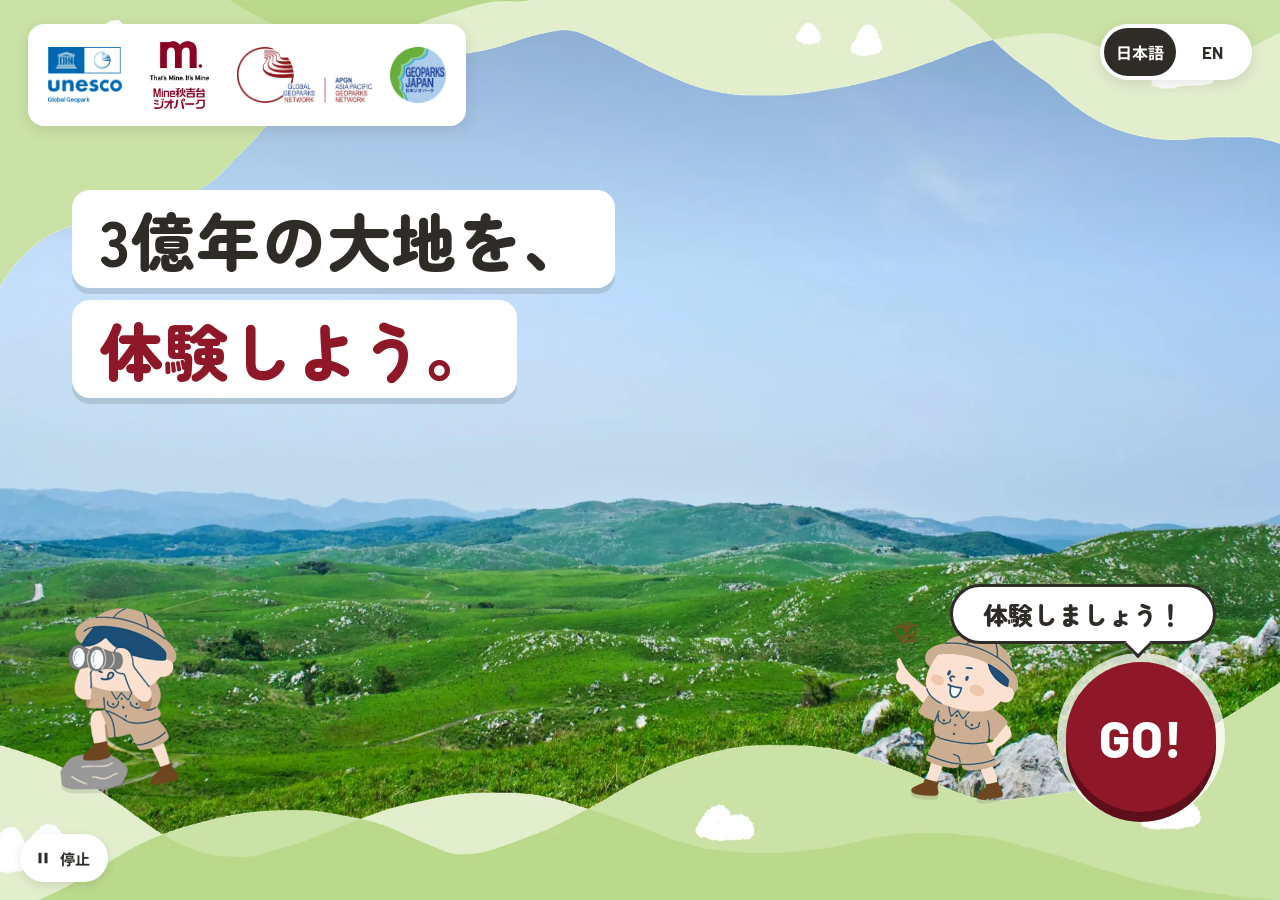
<file: welcome.html>
<!doctype html>
<html lang="ja">
<head>
  <meta charset="utf-8">
  <meta name="viewport" content="width=device-width, initial-scale=1, viewport-fit=cover">
  <!-- iPad: opened from the Home Screen icon, runs full screen without the Safari URL bar -->
  <meta name="apple-mobile-web-app-capable" content="yes">
  <meta name="apple-mobile-web-app-status-bar-style" content="default">
  <meta name="apple-mobile-web-app-title" content="Mine秋吉台">
  <link rel="manifest" href="manifest.webmanifest"> <!-- scope ./ = every page stays inside the full-screen app -->
  <title>Mine秋吉台ジオパーク｜ようこそ</title>
  <link rel="preconnect" href="https://fonts.googleapis.com">
  <link rel="preconnect" href="https://fonts.gstatic.com" crossorigin>
  <link rel="stylesheet" href="https://fonts.googleapis.com/css2?family=Barlow:wght@600;700;800&family=Noto+Sans+JP:wght@400;700&family=Zen+Maru+Gothic:wght@500;700;900&display=swap">
  <link rel="stylesheet" href="src/css/tokens.css">
  <link rel="stylesheet" href="src/css/welcome.css">
</head>
<body>
<main class="stage" id="stage" lang="ja">

  <!-- carousel: 秋吉台 → 別府弁天池 → 景清洞 → カルスター → 長登祭り -->
  <ul class="slides" aria-roledescription="carousel" aria-label="Mine秋吉台ジオパークの風景">
    <li class="slide is-on"><img src="assets/img/p1-akiyoshidai.webp" alt="新緑の秋吉台。草原に白い石灰岩が点在する" data-en-alt="Green Akiyoshidai plateau dotted with white limestone"></li>
    <li class="slide"><img src="assets/img/p2-benten.webp" alt="青く透き通った別府弁天池の湧水" data-en-alt="The clear blue spring water of Beppu Benten Pond" loading="lazy"></li>
    <li class="slide"><img src="assets/img/p3-cave.webp" alt="景清洞の入口。石灰岩の天井と小川" data-en-alt="The entrance of Kagekiyo Cave with a limestone ceiling and a stream" loading="lazy"></li>
    <li class="slide"><img src="assets/img/p4-karstar.webp" alt="カルスターの窓から秋吉台の草原をながめる" data-en-alt="Akiyoshidai seen through the windows of Karstar" loading="lazy"></li>
    <li class="slide"><img src="assets/img/p5-smelting.webp" alt="長登祭りで、炉から火の粉が上がる銅の製錬" data-en-alt="Sparks rising from a copper-smelting furnace at the Naganobori Festival" loading="lazy"></li>
  </ul>
  <div class="shade"></div>

  <!-- decoration (edges only) -->
  <img class="wave" src="assets/img/wave-top.webp" alt="">
  <img class="hills" src="assets/img/hills-bottom.webp" alt="">
  <img class="chara chara--bino" src="assets/img/chara-binoculars.webp" alt="">
  <img class="chara chara--point" src="assets/img/chara-point.webp" alt="">

  <header class="top">
    <div class="brand">
      <img src="assets/img/logo-unesco.webp" alt="UNESCO Global Geopark">
      <img class="logo-sq" src="assets/img/logo-color.webp" alt="Mine秋吉台ジオパーク">
      <img src="assets/img/logo-ggn-apgn.webp" alt="Global Geoparks Network / Asia Pacific Geoparks Network">
      <img src="assets/img/logo-jgn.webp" alt="日本ジオパーク Geoparks Japan">
    </div>
    <div class="lang" role="group" aria-label="言語 / Language">
      <button type="button" id="lang-ja" aria-pressed="true" lang="ja">日本語</button>
      <button type="button" id="lang-en" aria-pressed="false" lang="en">EN</button>
    </div>
  </header>

  <section class="hero">
    <h1><span data-t="t1">3億年の大地を、</span><span data-t="t2">体験しよう。</span></h1>
  </section>

  <div class="cta">
    <div class="bubble" aria-hidden="true" data-t="bubble">体験しましょう！</div>
    <button class="go" id="go" type="button" aria-label="GO! 体験をはじめる">GO!</button>
  </div>

  <div class="bar">
    <button class="pause" id="pause" type="button">
      <svg id="pause-ico" viewBox="0 0 24 24" aria-hidden="true"><path d="M6 5h4v14H6zM14 5h4v14h-4z"/></svg>
      <span id="pause-txt">停止</span>
    </button>
  </div>

  <div class="rise" aria-hidden="true"></div>
</main>
<script src="src/js/welcome.js"></script>
</body>
</html>
</file>
<file: src/css/tokens.css>
/* Design tokens – Mine秋吉台ジオパークのiPad LP (namespace: minegeopark)
   Rule: one red primary button per screen. Pop expression only on experience pages. No emoji. */
:root {
  /* color */
  --red: #8E1728;        /* geopark red – primary action only */
  --red-deep: #5E0F1A;   /* pressed / 3D edge of primary */
  --ink: #2F2C28;        /* text, outlines */
  --ink-soft: #5C5850;   /* secondary text */
  --paper: #FFFFFF;      /* info surfaces (stickers, cards) */
  --cream: #F6F3EC;      /* page background */
  --cream-warm: #FBF7EE; /* Explore hub / about / partner band */
  --grass: #BAD98A;      /* hills decoration */
  --grass-deep: #8CBF5E; /* illustration: darker grass, tree crowns */
  --sky: #DDEEF3;        /* illustration: calm sky */
  --water: #2B6FB0;      /* illustration: 別府弁天池 cobalt water */
  --water-light: #9ED0EA;/* illustration: water highlight, cave stream */
  --stone: #C9C0B0;      /* illustration: deeper limestone layer */
  --copper: #C7743E;     /* illustration: copper ore (長登銅山) */
  --leaf: #E7F0E1;       /* 体験 section background */
  --leaf-menu: #DCEBD2;  /* menu 「テーマから選ぶ」 panel */
  --tag: #F3E3A6;        /* yellow tag / pop blob */
  --pink: #F6DDE0;       /* 「ところ」 tag / pop blob */
  --gold: #7D6431;       /* 認定 badge text */
  --gold-leaf: #C2A867;  /* 認定 badge laurel */
  --line: #D9D4CA;       /* dividers */
  --focus: #FFD84D;      /* keyboard focus ring */

  /* type */
  --f-display: 'Zen Maru Gothic', 'Hiragino Maru Gothic ProN', 'Noto Sans JP', sans-serif;
  --f-body: 'Noto Sans JP', 'Hiragino Sans', sans-serif;
  --f-latin: 'Barlow', 'Helvetica Neue', Arial, sans-serif;
  --fs-body: 18px;       /* universal design: body >= 18px, line-height 1.8 */
  --lh-body: 1.8;

  /* touch */
  --tap: 48px;           /* universal design: every touch target >= 48px */

  /* shape */
  --r-sticker: 18px;
  --r-card: 20px;
  --shadow-soft: 0 4px 14px rgba(47, 44, 40, .12);
  --shadow-sticker: 0 6px 0 rgba(47, 44, 40, .14);

  color-scheme: light;
}
</file>
<file: src/css/welcome.css>
/* Page 0 – Welcome
   Layout: one full-screen photo stage. Information sits on flat white stickers;
   decoration (waves, hills, 探検隊) stays on the edges. */

:root { --go: 150px; }

*, *::before, *::after { box-sizing: border-box; }
html, body { height: 100%; margin: 0; }
body {
  background: var(--ink);
  color: var(--ink);
  font-family: var(--f-body);
  overflow: hidden;
  -webkit-tap-highlight-color: transparent;
}
img { max-width: 100%; }
[hidden] { display: none !important; }
button, a { font: inherit; color: inherit; }
:focus-visible { outline: 4px solid var(--focus); outline-offset: 3px; }

.stage {
  position: fixed; inset: 0; overflow: hidden;
  touch-action: pan-y; user-select: none; -webkit-user-select: none;
}

/* ---------- carousel ---------- */
.slides { position: absolute; inset: 0; margin: 0; padding: 0; list-style: none; }
.slide { position: absolute; inset: 0; opacity: 0; transition: opacity 1.4s ease; }
.slide img {
  width: 100%; height: 100%; max-width: none; display: block;
  object-fit: cover; transform: scale(1.02);
}
.slide.is-on { opacity: 1; }
.slide.is-on img { animation: kenburns 7s linear forwards; }
@keyframes kenburns { from { transform: scale(1.02); } to { transform: scale(1.1); } }
.shade {
  position: absolute; inset: 0; pointer-events: none;
  background: linear-gradient(180deg, rgba(0,0,0,.18) 0, rgba(0,0,0,0) 30%, rgba(0,0,0,0) 65%, rgba(0,0,0,.12) 100%);
}

/* ---------- decoration ---------- */
.wave, .hills { position: absolute; left: 50%; transform: translateX(-50%); max-width: none; pointer-events: none; }
.wave { top: 0; width: max(100%, 1100px); }
.hills { bottom: 0; width: max(130%, 1100px); }

.chara { position: absolute; max-width: none; pointer-events: none; filter: drop-shadow(0 4px 0 rgba(47,44,40,.12)); }
.chara--bino {
  width: 118px; left: max(20px, env(safe-area-inset-left, 0px)); bottom: 132px;
  animation: bob 3.2s ease-in-out infinite;
}
.chara--point { /* mirrored so the finger points at GO! */
  width: 124px; bottom: 110px;
  right: calc(max(40px, env(safe-area-inset-right, 0px)) + var(--go) + 40px);
  animation: bob-mirror 3.2s ease-in-out .8s infinite;
}
@keyframes bob { 0%, 100% { transform: translateY(0); } 50% { transform: translateY(-6px); } }
@keyframes bob-mirror { 0%, 100% { transform: scaleX(-1) translateY(0); } 50% { transform: scaleX(-1) translateY(-6px); } }

/* ---------- header: logos + language ---------- */
.top {
  position: absolute; top: 0; left: 0; right: 0;
  display: flex; align-items: flex-start; justify-content: space-between; gap: 16px;
  padding-top: calc(24px + env(safe-area-inset-top, 0px));
  padding-left: max(28px, env(safe-area-inset-left, 0px));
  padding-right: max(28px, env(safe-area-inset-right, 0px));
}
/* order is fixed: UNESCO → Mine → GGN|APGN → JGN */
.brand {
  --lh: 52px;
  display: flex; flex-wrap: wrap; align-items: center; gap: 18px; min-width: 0;
  padding: 12px 20px; background: var(--paper); border-radius: 16px; box-shadow: var(--shadow-soft);
}
.brand img { height: var(--lh); width: auto; max-width: none; display: block; }
.brand .logo-sq { height: calc(var(--lh) * 1.4); } /* square logo: taller so its text stays readable */

.lang { display: flex; padding: 4px; background: var(--paper); border-radius: 999px; box-shadow: var(--shadow-soft); }
.lang button {
  min-width: 72px; height: var(--tap); border: 0; border-radius: 999px;
  background: transparent; cursor: pointer; font-weight: 700; font-size: 16px;
}
.lang button[aria-pressed="true"] { background: var(--ink); color: var(--paper); }
.lang button[lang="en"] { font-family: var(--f-latin); font-size: 17px; }

/* ---------- title stickers ---------- */
.hero {
  position: absolute; top: calc(212px + env(safe-area-inset-top, 0px));
  left: max(44px, env(safe-area-inset-left, 0px)); right: max(28px, env(safe-area-inset-right, 0px));
}
.hero h1 {
  margin: 0; display: flex; flex-direction: column; align-items: flex-start; gap: 12px;
  font: 900 clamp(34px, 6.8vw, 64px)/1.25 var(--f-display); letter-spacing: .02em;
}
.hero h1 span { background: var(--paper); border-radius: var(--r-sticker); padding: .14em .42em; box-shadow: var(--shadow-sticker); }
.hero h1 span:last-child { color: var(--red); }

/* ---------- GO! (bottom-right) ---------- */
.cta {
  position: absolute; right: max(40px, env(safe-area-inset-right, 0px));
  bottom: calc(92px + env(safe-area-inset-bottom, 0px));
  display: flex; flex-direction: column; align-items: flex-end; gap: 18px; pointer-events: none;
}
.bubble {
  position: relative; padding: 12px 30px;
  background: var(--paper); border: 3px solid var(--ink); border-radius: 999px;
  font: 900 25px/1.2 var(--f-display); animation: nudge 2.4s ease-in-out infinite;
}
.bubble::after { /* tail points at the centre of GO! */
  content: ""; position: absolute; right: calc(var(--go) / 2 - 10px); bottom: -13px;
  width: 20px; height: 20px; background: var(--paper);
  border-right: 3px solid var(--ink); border-bottom: 3px solid var(--ink); transform: rotate(45deg);
}
@keyframes nudge { 0%, 100% { transform: translateY(0); } 50% { transform: translateY(-5px); } }
.go {
  pointer-events: auto; width: var(--go); height: var(--go); padding: 0; border: 0; border-radius: 50%; /* padding 0: iOS Safari pads buttons by 1em, which pushed 「GO!」 off-centre */
  background: var(--red); color: var(--paper); cursor: pointer;
  font: 800 calc(var(--go) * .34)/1 var(--f-latin); letter-spacing: .02em;
  box-shadow: 0 10px 0 var(--red-deep), 0 0 0 9px rgba(255,255,255,.75);
  transition: transform .12s, box-shadow .12s;
}
.go:active { transform: translateY(8px); box-shadow: 0 2px 0 var(--red-deep), 0 0 0 9px rgba(255,255,255,.75); }

/* ---------- bottom-left: pause (WCAG 2.2.2) ---------- */
.bar {
  position: absolute; left: 0; bottom: 0;
  padding-bottom: calc(18px + env(safe-area-inset-bottom, 0px));
  padding-left: max(20px, env(safe-area-inset-left, 0px));
}
.pause {
  display: inline-flex; align-items: center; gap: 8px; height: var(--tap); padding: 0 18px 0 14px;
  border: 0; border-radius: 999px; background: var(--paper); cursor: pointer;
  font-weight: 700; font-size: 15px; box-shadow: 0 3px 10px rgba(47,44,40,.12);
}
.pause svg { width: 18px; height: 18px; fill: var(--ink); }
/* press feedback, same feel as the other pages */
img, a { -webkit-touch-callout: none; } /* kiosk: no long-press 「画像を保存」/link menu */
.lang button, .pause { transition: transform .12s ease; }
.lang button:active, .pause:active { transform: scale(.95); }

/* ---------- GO! transition → explore.html ---------- */
.rise {
  position: absolute; left: 0; right: 0; bottom: 0; height: 0; z-index: 5; visibility: hidden;
  background: var(--grass); transition: height .55s cubic-bezier(.6, 0, .3, 1);
}
.rise::before {
  content: ""; position: absolute; left: 0; right: 0; top: -120px; height: 121px;
  background: url(../../assets/img/hills-bottom.webp) center bottom / max(130%, 1100px) auto no-repeat;
}
.stage.is-leaving .rise { height: 100%; visibility: visible; }

/* ---------- PC / landscape ---------- */
@media (min-width: 1024px) and (orientation: landscape) {
  .hero { top: calc(190px + env(safe-area-inset-top, 0px)); left: max(72px, env(safe-area-inset-left, 0px)); }
  .brand { --lh: 56px; }
  .cta { right: max(64px, env(safe-area-inset-right, 0px)); bottom: calc(88px + env(safe-area-inset-bottom, 0px)); }
  .chara--point { right: calc(max(64px, env(safe-area-inset-right, 0px)) + var(--go) + 48px); bottom: 100px; }
  .chara--bino { left: max(60px, env(safe-area-inset-left, 0px)); bottom: 110px; }
}
@media (max-height: 700px) and (orientation: landscape) {
  .hero { top: 120px; }
  .cta { bottom: 100px; }
}

/* ---------- phones ---------- */
@media (max-width: 600px) {
  :root { --go: 120px; }
  .top { flex-wrap: wrap; }
  .brand { --lh: 28px; gap: 10px; padding: 8px 12px; }
  .hero { top: calc(196px + env(safe-area-inset-top, 0px)); left: max(18px, env(safe-area-inset-left, 0px)); }
  .chara { width: 84px; }
  .chara--bino { bottom: 120px; }
  .chara--point { bottom: 110px; right: calc(16px + var(--go) + 12px); }
  .cta { right: 16px; }
  .bubble { font-size: 20px; padding: 10px 22px; }
}

@media (prefers-reduced-motion: reduce) {
  .slide, .rise, .lang button, .pause { transition: none; }
  .slide.is-on img, .chara, .bubble { animation: none; }
}
</file>
